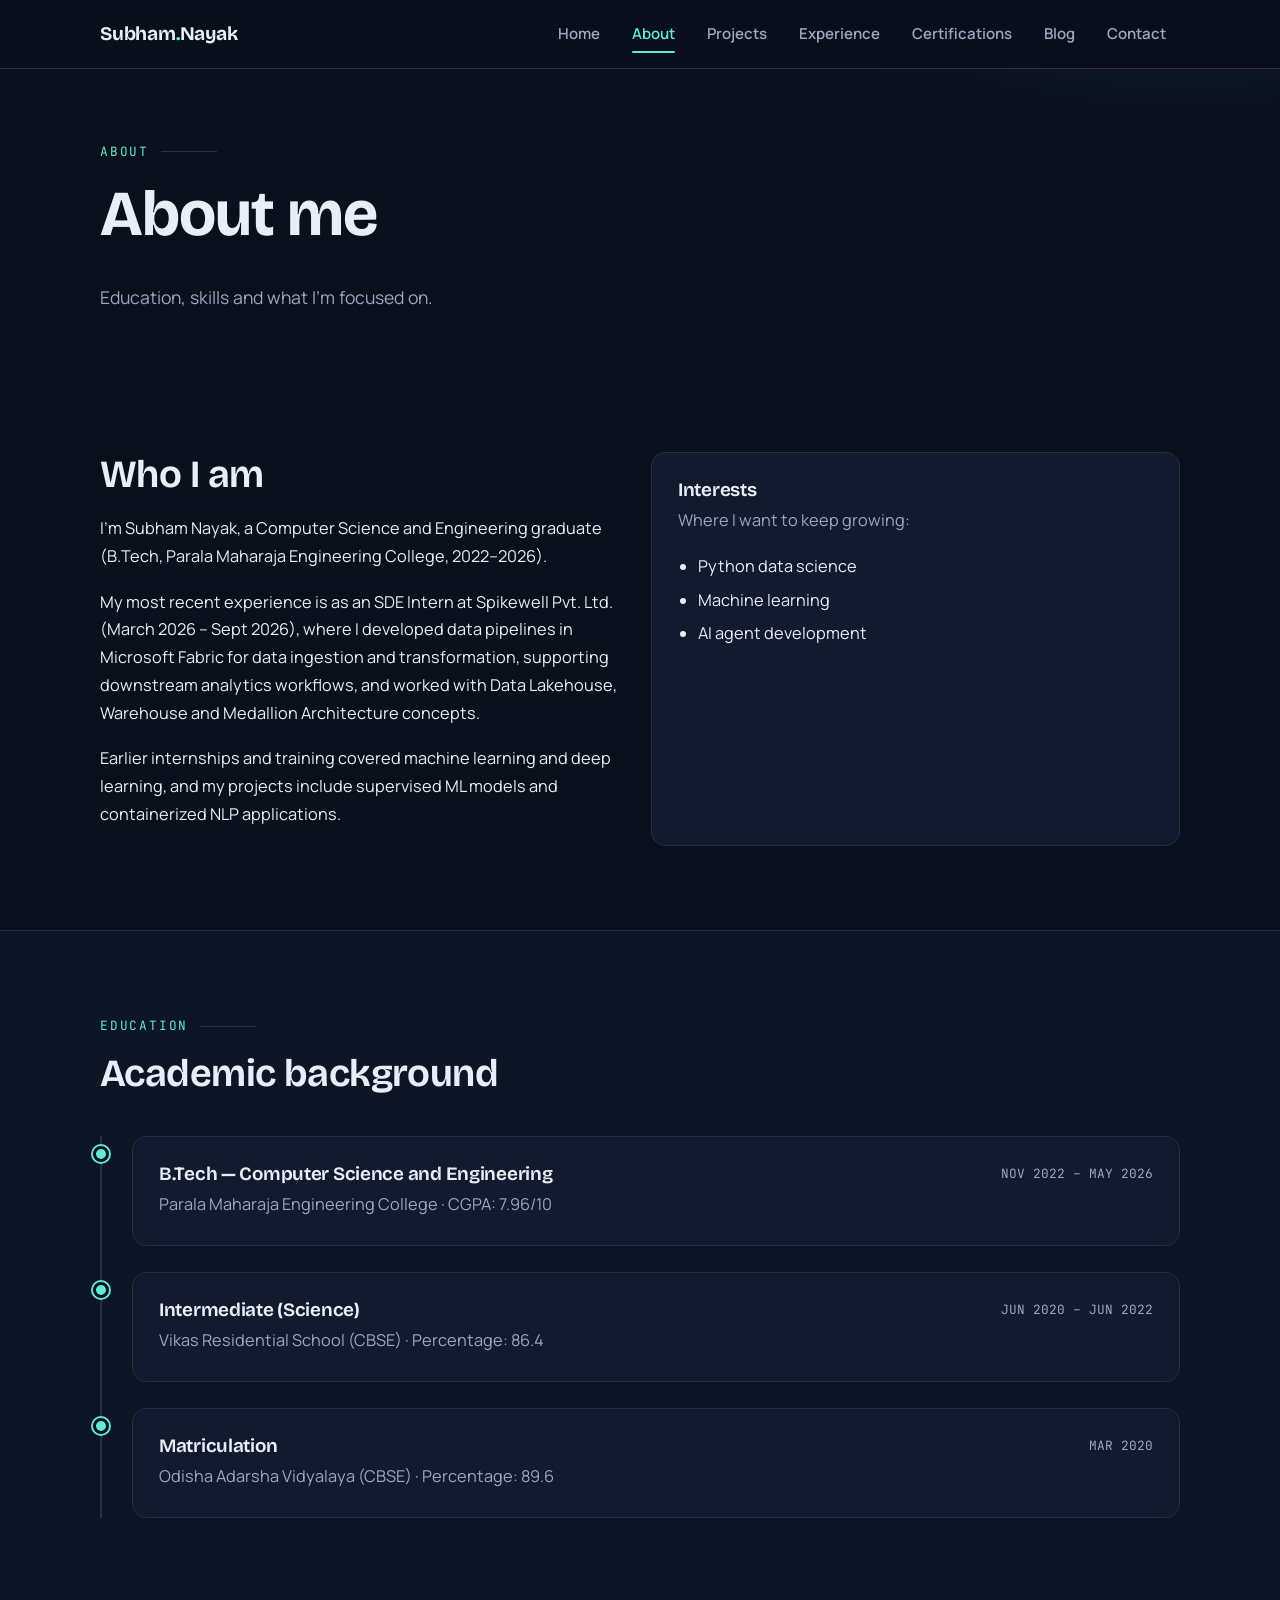
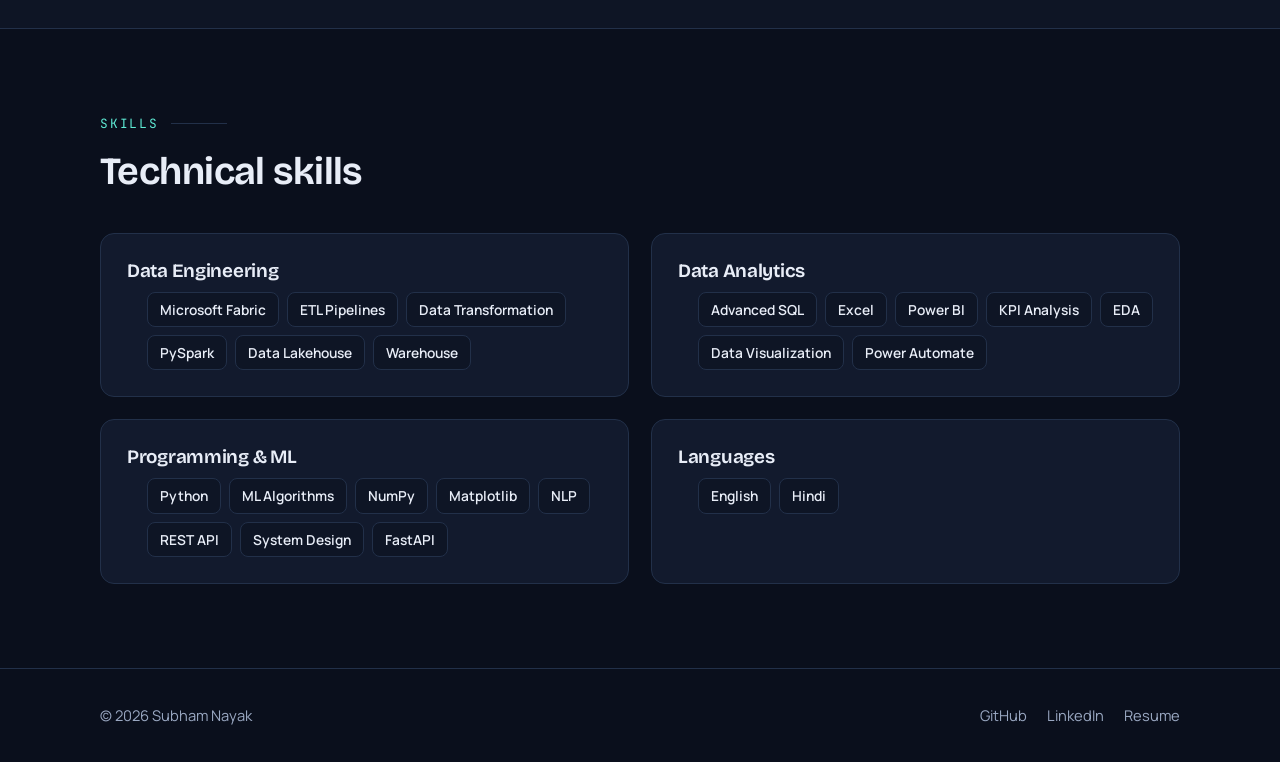
<file: about.html>
<!DOCTYPE html>
<html lang="en">
<head>
  <meta charset="utf-8">
  <meta name="viewport" content="width=device-width, initial-scale=1">
  <title>About — Subham Nayak</title>
  <meta name="description" content="About Subham Nayak: education, skills and interests in Python data science, machine learning and AI agent development.">
  <link rel="preconnect" href="https://fonts.googleapis.com">
  <link rel="preconnect" href="https://fonts.gstatic.com" crossorigin>
  <link rel="stylesheet" href="https://fonts.googleapis.com/css2?family=Bricolage+Grotesque:opsz,wght@12..96,500..800&family=JetBrains+Mono:wght@400;500&family=Manrope:wght@400..800&display=swap">
  <link rel="stylesheet" href="css/styles.css">
  <script>document.documentElement.classList.add("js");</script>
</head>
<body>
  <a class="skip-link" href="#main">Skip to main content</a>

  <header class="site-header">
    <div class="container nav">
      <a class="brand" href="index.html">Subham<span>.</span>Nayak</a>
      <button class="nav-toggle" aria-expanded="false" aria-controls="nav-links">Menu</button>
      <nav aria-label="Main">
        <ul class="nav-links" id="nav-links">
          <li><a href="index.html">Home</a></li>
          <li><a href="about.html" aria-current="page">About</a></li>
          <li><a href="projects.html">Projects</a></li>
          <li><a href="experience.html">Experience</a></li>
          <li><a href="certifications.html">Certifications</a></li>
          <li><a href="blog.html">Blog</a></li>
          <li><a href="contact.html">Contact</a></li>
        </ul>
      </nav>
    </div>
  </header>

  <main id="main">
    <div class="page-head">
      <div class="container">
        <span class="eyebrow">About</span>
        <h1>About me</h1>
        <p>Education, skills and what I'm focused on.</p>
      </div>
    </div>

    <!-- ABOUT ME (edit this text freely) -->
    <section>
      <div class="container grid grid-2">
        <div class="reveal">
          <h2>Who I am</h2>
          <p>I'm Subham Nayak, a Computer Science and Engineering graduate (B.Tech, Parala Maharaja Engineering College, 2022–2026).</p>
          <p>My most recent experience is as an SDE Intern at Spikewell Pvt. Ltd. (March 2026 – Sept 2026), where I developed data pipelines in Microsoft Fabric for data ingestion and transformation, supporting downstream analytics workflows, and worked with Data Lakehouse, Warehouse and Medallion Architecture concepts.</p>
          <p>Earlier internships and training covered machine learning and deep learning, and my projects include supervised ML models and containerized NLP applications.</p>
        </div>
        <div class="card reveal">
          <h3>Interests</h3>
          <p class="muted">Where I want to keep growing:</p>
          <ul>
            <li>Python data science</li>
            <li>Machine learning</li>
            <li>AI agent development</li>
          </ul>
        </div>
      </div>
    </section>

    <!-- EDUCATION -->
    <section class="section-alt" id="education">
      <div class="container">
        <div class="section-head reveal">
          <span class="eyebrow">Education</span>
          <h2>Academic background</h2>
        </div>
        <ol class="timeline">
          <li class="reveal">
            <div class="card">
              <div class="timeline-top"><h3>B.Tech — Computer Science and Engineering</h3><span class="meta">NOV 2022 – MAY 2026</span></div>
              <p class="muted" style="margin:0">Parala Maharaja Engineering College · CGPA: 7.96/10</p>
            </div>
          </li>
          <li class="reveal">
            <div class="card">
              <div class="timeline-top"><h3>Intermediate (Science)</h3><span class="meta">JUN 2020 – JUN 2022</span></div>
              <p class="muted" style="margin:0">Vikas Residential School (CBSE) · Percentage: 86.4</p>
            </div>
          </li>
          <li class="reveal">
            <div class="card">
              <div class="timeline-top"><h3>Matriculation</h3><span class="meta">MAR 2020</span></div>
              <p class="muted" style="margin:0">Odisha Adarsha Vidyalaya (CBSE) · Percentage: 89.6</p>
            </div>
          </li>
        </ol>
      </div>
    </section>

    <!-- SKILLS (only skills listed on the resume) -->
    <section id="skills">
      <div class="container">
        <div class="section-head reveal">
          <span class="eyebrow">Skills</span>
          <h2>Technical skills</h2>
        </div>
        <div class="grid grid-2">
          <div class="card reveal">
            <h3>Data Engineering</h3>
            <ul class="chips">
              <li>Microsoft Fabric</li><li>ETL Pipelines</li><li>Data Transformation</li><li>PySpark</li><li>Data Lakehouse</li><li>Warehouse</li>
            </ul>
          </div>
          <div class="card reveal">
            <h3>Data Analytics</h3>
            <ul class="chips">
              <li>Advanced SQL</li><li>Excel</li><li>Power BI</li><li>KPI Analysis</li><li>EDA</li><li>Data Visualization</li><li>Power Automate</li>
            </ul>
          </div>
          <div class="card reveal">
            <h3>Programming &amp; ML</h3>
            <ul class="chips">
              <li>Python</li><li>ML Algorithms</li><li>NumPy</li><li>Matplotlib</li><li>NLP</li><li>REST API</li><li>System Design</li><li>FastAPI</li>
            </ul>
          </div>
          <div class="card reveal">
            <h3>Languages</h3>
            <ul class="chips">
              <li>English</li><li>Hindi</li>
            </ul>
          </div>
        </div>
      </div>
    </section>
  </main>

  <footer class="site-footer">
    <div class="container footer-inner">
      <span>© <span data-year>2026</span> Subham Nayak</span>
      <ul>
        <li><a href="https://github.com/Subhamnayak20" target="_blank" rel="noopener">GitHub</a></li>
        <li><a href="https://www.linkedin.com/in/subham-nayak-2ba433291" target="_blank" rel="noopener">LinkedIn</a></li>
        <li><a href="experience.html#resume">Resume</a></li>
      </ul>
    </div>
  </footer>
  <script src="js/main.js"></script>
</body>
</html>
</file>
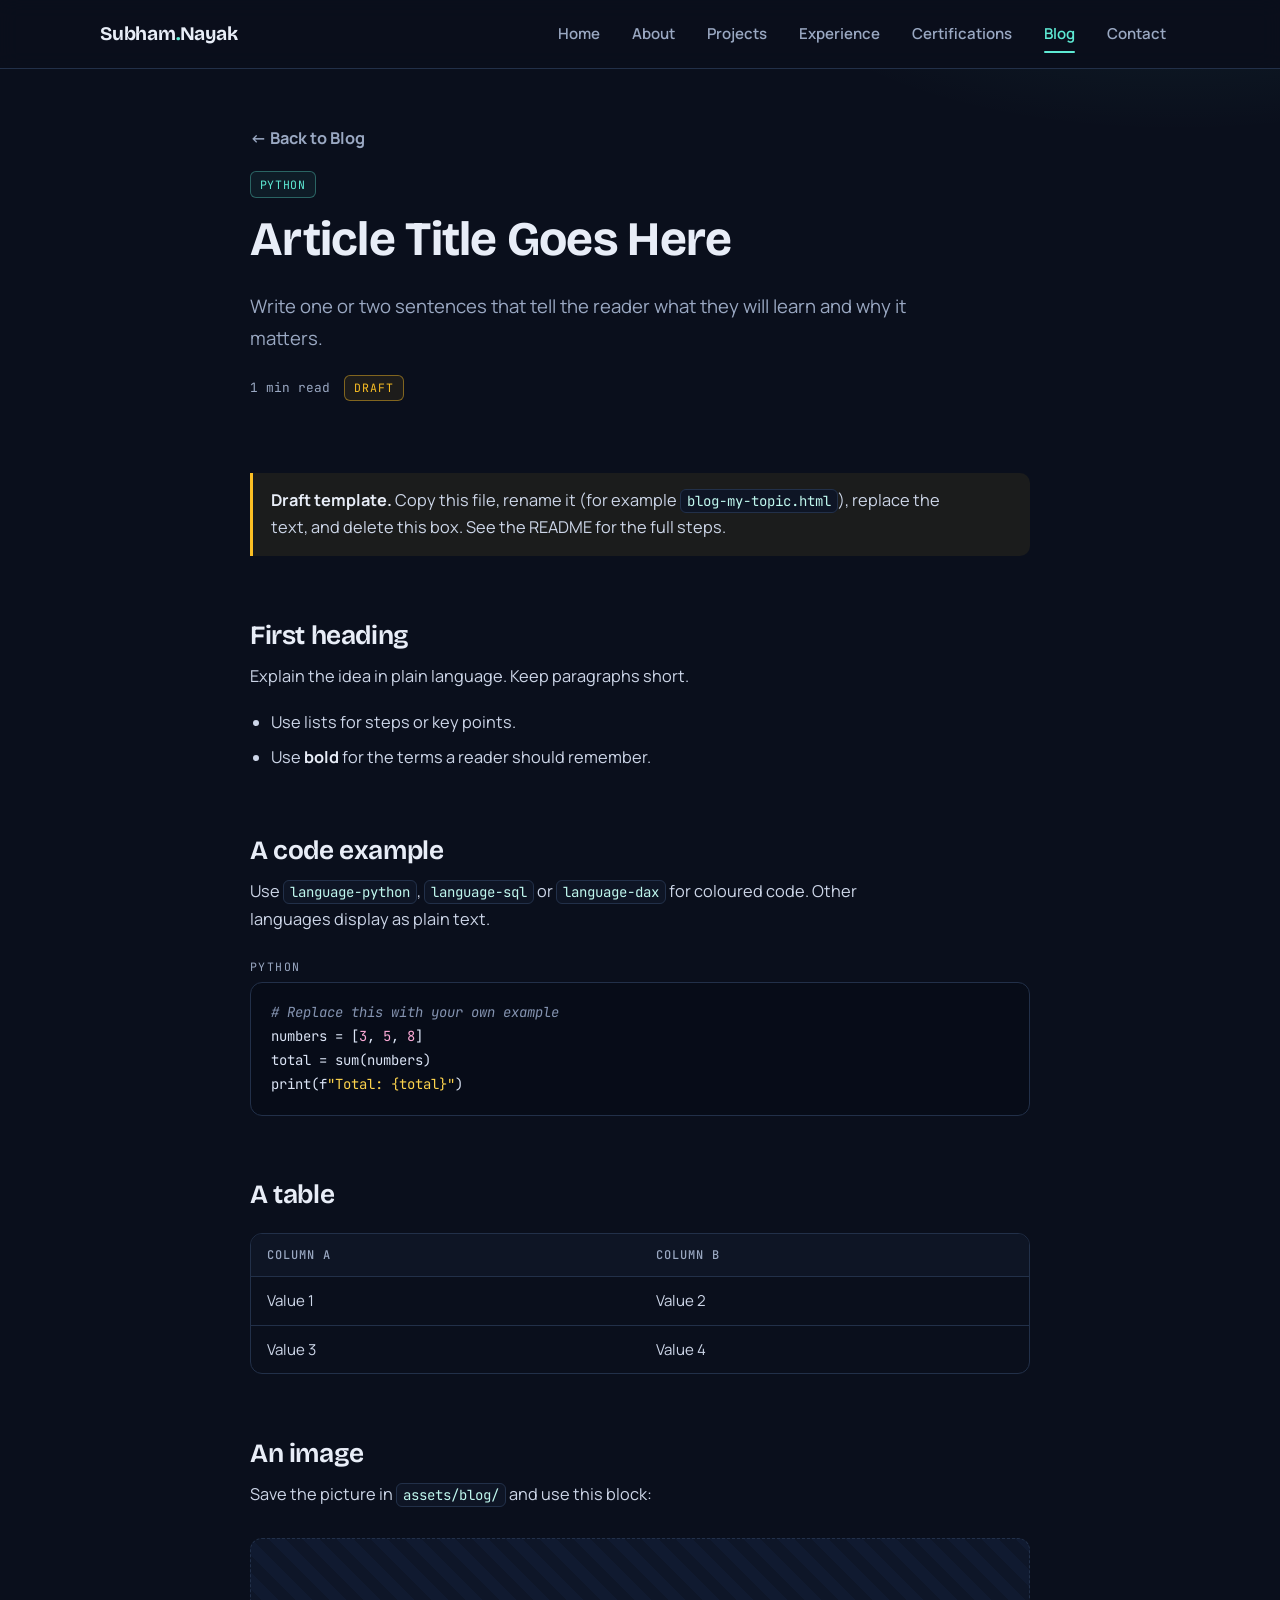
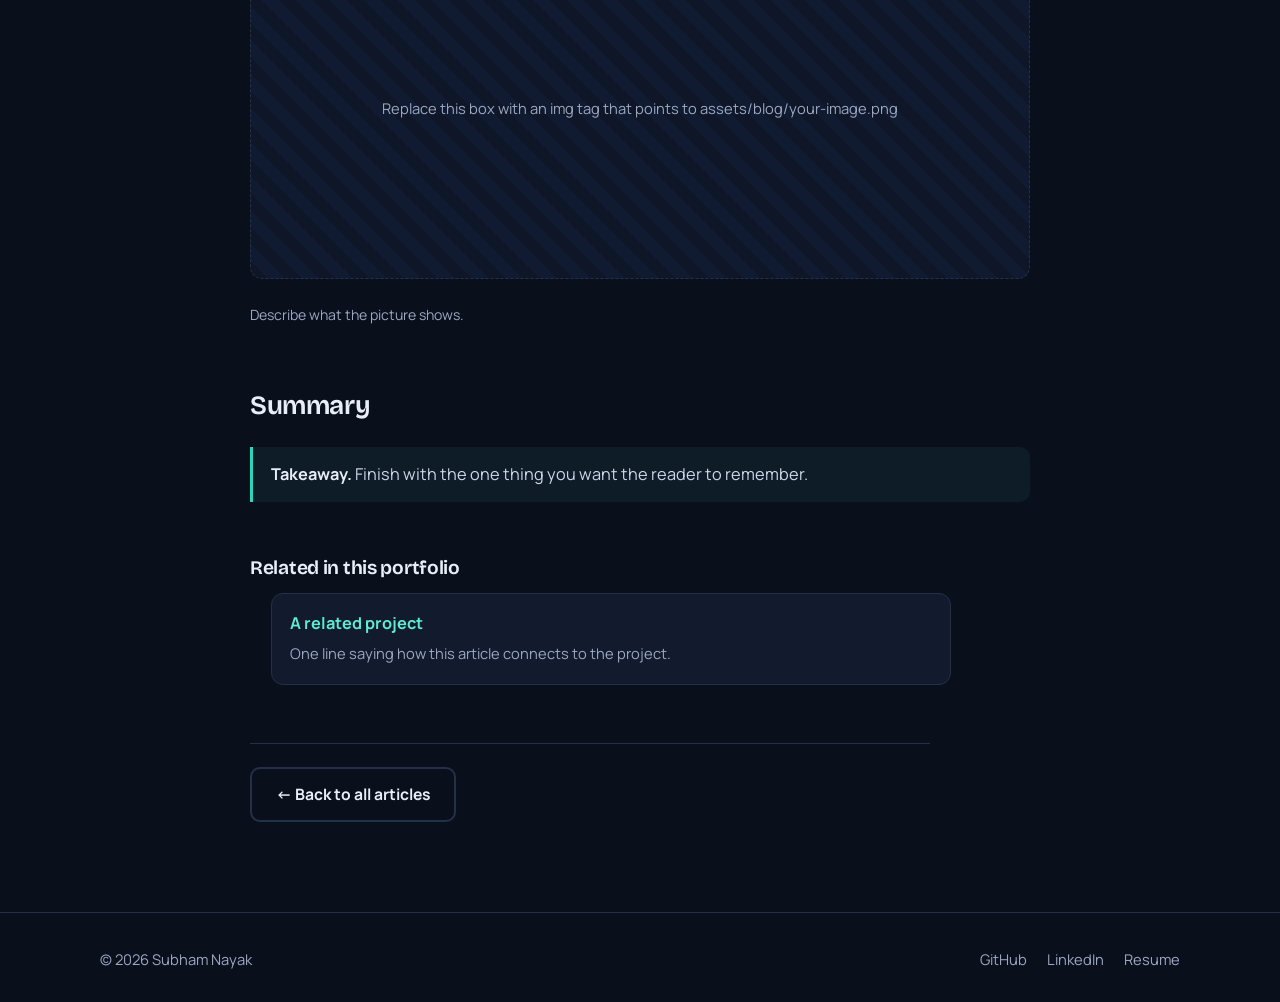
<file: blog-article-template.html>
<!DOCTYPE html>
<html lang="en">
<head>
  <meta charset="utf-8">
  <meta name="viewport" content="width=device-width, initial-scale=1">
  <title>Article Title Goes Here — Subham Nayak</title>
  <meta name="description" content="Template for new articles.">
  <meta name="robots" content="noindex">
  <link rel="preconnect" href="https://fonts.googleapis.com">
  <link rel="preconnect" href="https://fonts.gstatic.com" crossorigin>
  <link rel="stylesheet" href="https://fonts.googleapis.com/css2?family=Bricolage+Grotesque:opsz,wght@12..96,500..800&family=JetBrains+Mono:wght@400;500&family=Manrope:wght@400..800&display=swap">
  <link rel="stylesheet" href="css/styles.css">
  <script>document.documentElement.classList.add("js");</script>
</head>
<body>
  <a class="skip-link" href="#main">Skip to main content</a>

  <header class="site-header">
    <div class="container nav">
      <a class="brand" href="index.html">Subham<span>.</span>Nayak</a>
      <button class="nav-toggle" aria-expanded="false" aria-controls="nav-links">Menu</button>
      <nav aria-label="Main">
        <ul class="nav-links" id="nav-links">
          <li><a href="index.html">Home</a></li>
          <li><a href="about.html">About</a></li>
          <li><a href="projects.html">Projects</a></li>
          <li><a href="experience.html">Experience</a></li>
          <li><a href="certifications.html">Certifications</a></li>
          <li><a href="blog.html" aria-current="page">Blog</a></li>
          <li><a href="contact.html">Contact</a></li>
        </ul>
      </nav>
    </div>
  </header>

  <main id="main">
    <article class="article">
      <header class="article-head">
        <div class="article-wrap hero-anim">
          <a class="back-link" href="blog.html">← Back to Blog</a>
          <ul class="cat-tags" aria-label="Categories"><li>Python</li></ul>
          <h1>Article Title Goes Here</h1>
          <p class="article-intro">Write one or two sentences that tell the reader what they will learn and why it matters.</p>
          <p class="meta"><!-- Optional publication date: <time datetime="2026-01-31">31 Jan 2026</time> --><span>1 min read</span> <span class="badge-draft">Draft</span></p>
        </div>
      </header>
      <div class="article-wrap article-body">
<div class="callout draft"><p><strong>Draft template.</strong> Copy this file, rename it (for example <code>blog-my-topic.html</code>), replace the text, and delete this box. See the README for the full steps.</p></div>

<h2>First heading</h2>
<p>Explain the idea in plain language. Keep paragraphs short.</p>
<ul>
  <li>Use lists for steps or key points.</li>
  <li>Use <strong>bold</strong> for the terms a reader should remember.</li>
</ul>

<h2>A code example</h2>
<p>Use <code>language-python</code>, <code>language-sql</code> or <code>language-dax</code> for coloured code. Other languages display as plain text.</p>
<div class="code-block"><span class="code-lang">Python</span><pre tabindex="0" aria-label="Python code example"><code class="language-python"># Replace this with your own example
numbers = [3, 5, 8]
total = sum(numbers)
print(f"Total: {total}")</code></pre></div>

<h2>A table</h2>
<div class="table-wrap"><table>
  <thead><tr><th>Column A</th><th>Column B</th></tr></thead>
  <tbody>
    <tr><td>Value 1</td><td>Value 2</td></tr>
    <tr><td>Value 3</td><td>Value 4</td></tr>
  </tbody>
</table></div>

<h2>An image</h2>
<p>Save the picture in <code>assets/blog/</code> and use this block:</p>
<figure class="figure">
  <div class="placeholder-fig" role="img" aria-label="Image placeholder">Replace this box with an img tag that points to assets/blog/your-image.png</div>
  <figcaption>Describe what the picture shows.</figcaption>
</figure>

<h2>Summary</h2>
<div class="callout"><p><strong>Takeaway.</strong> Finish with the one thing you want the reader to remember.</p></div>

        <aside class="related" aria-labelledby="related-h">
          <h2 id="related-h">Related in this portfolio</h2>
          <ul class="related-list"><li><a href="projects.html"><strong>A related project</strong><span>One line saying how this article connects to the project.</span></a></li></ul>
        </aside>

        <p class="article-foot"><a class="btn btn-outline" href="blog.html">← Back to all articles</a></p>
      </div>
    </article>
  </main>

  <footer class="site-footer">
    <div class="container footer-inner">
      <span>© <span data-year>2026</span> Subham Nayak</span>
      <ul>
        <li><a href="https://github.com/Subhamnayak20" target="_blank" rel="noopener">GitHub</a></li>
        <li><a href="https://www.linkedin.com/in/subham-nayak-2ba433291" target="_blank" rel="noopener">LinkedIn</a></li>
        <li><a href="experience.html#resume">Resume</a></li>
      </ul>
    </div>
  </footer>
  <script src="js/main.js"></script>
</body>
</html>
</file>
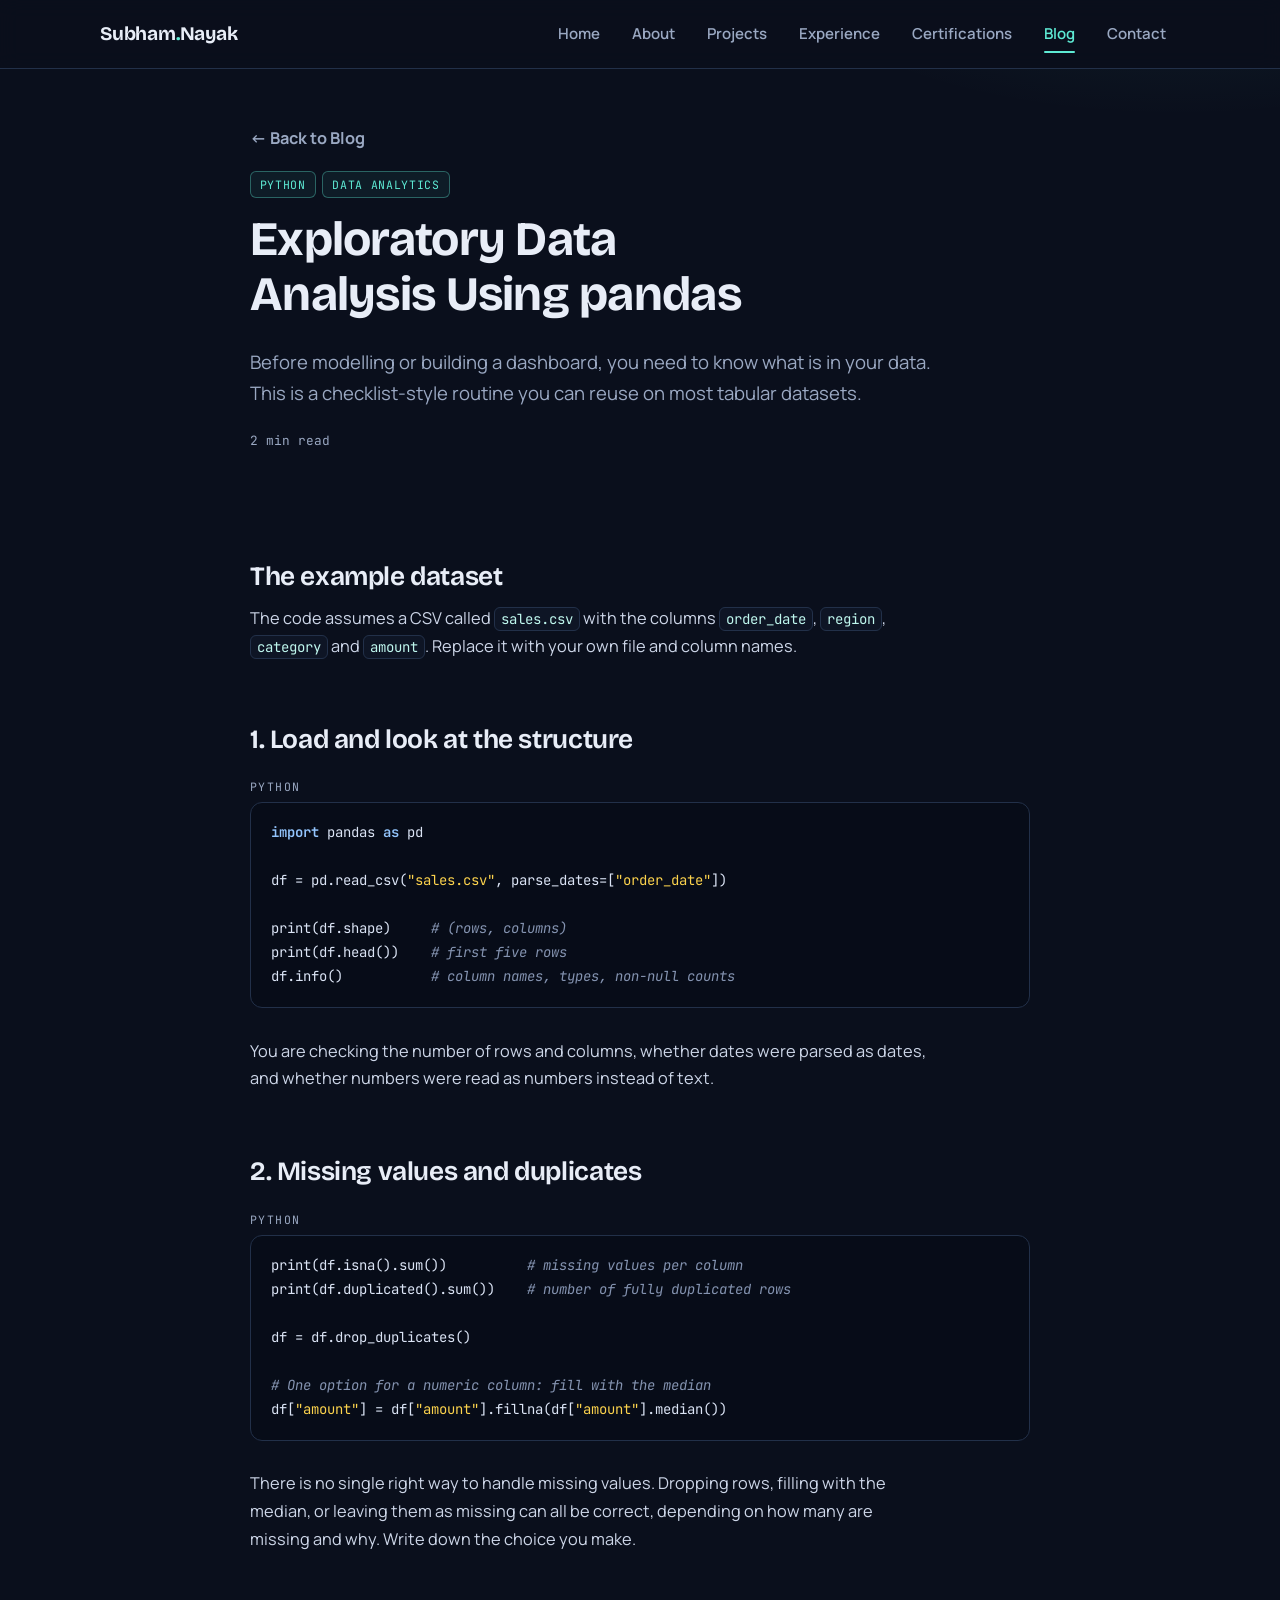
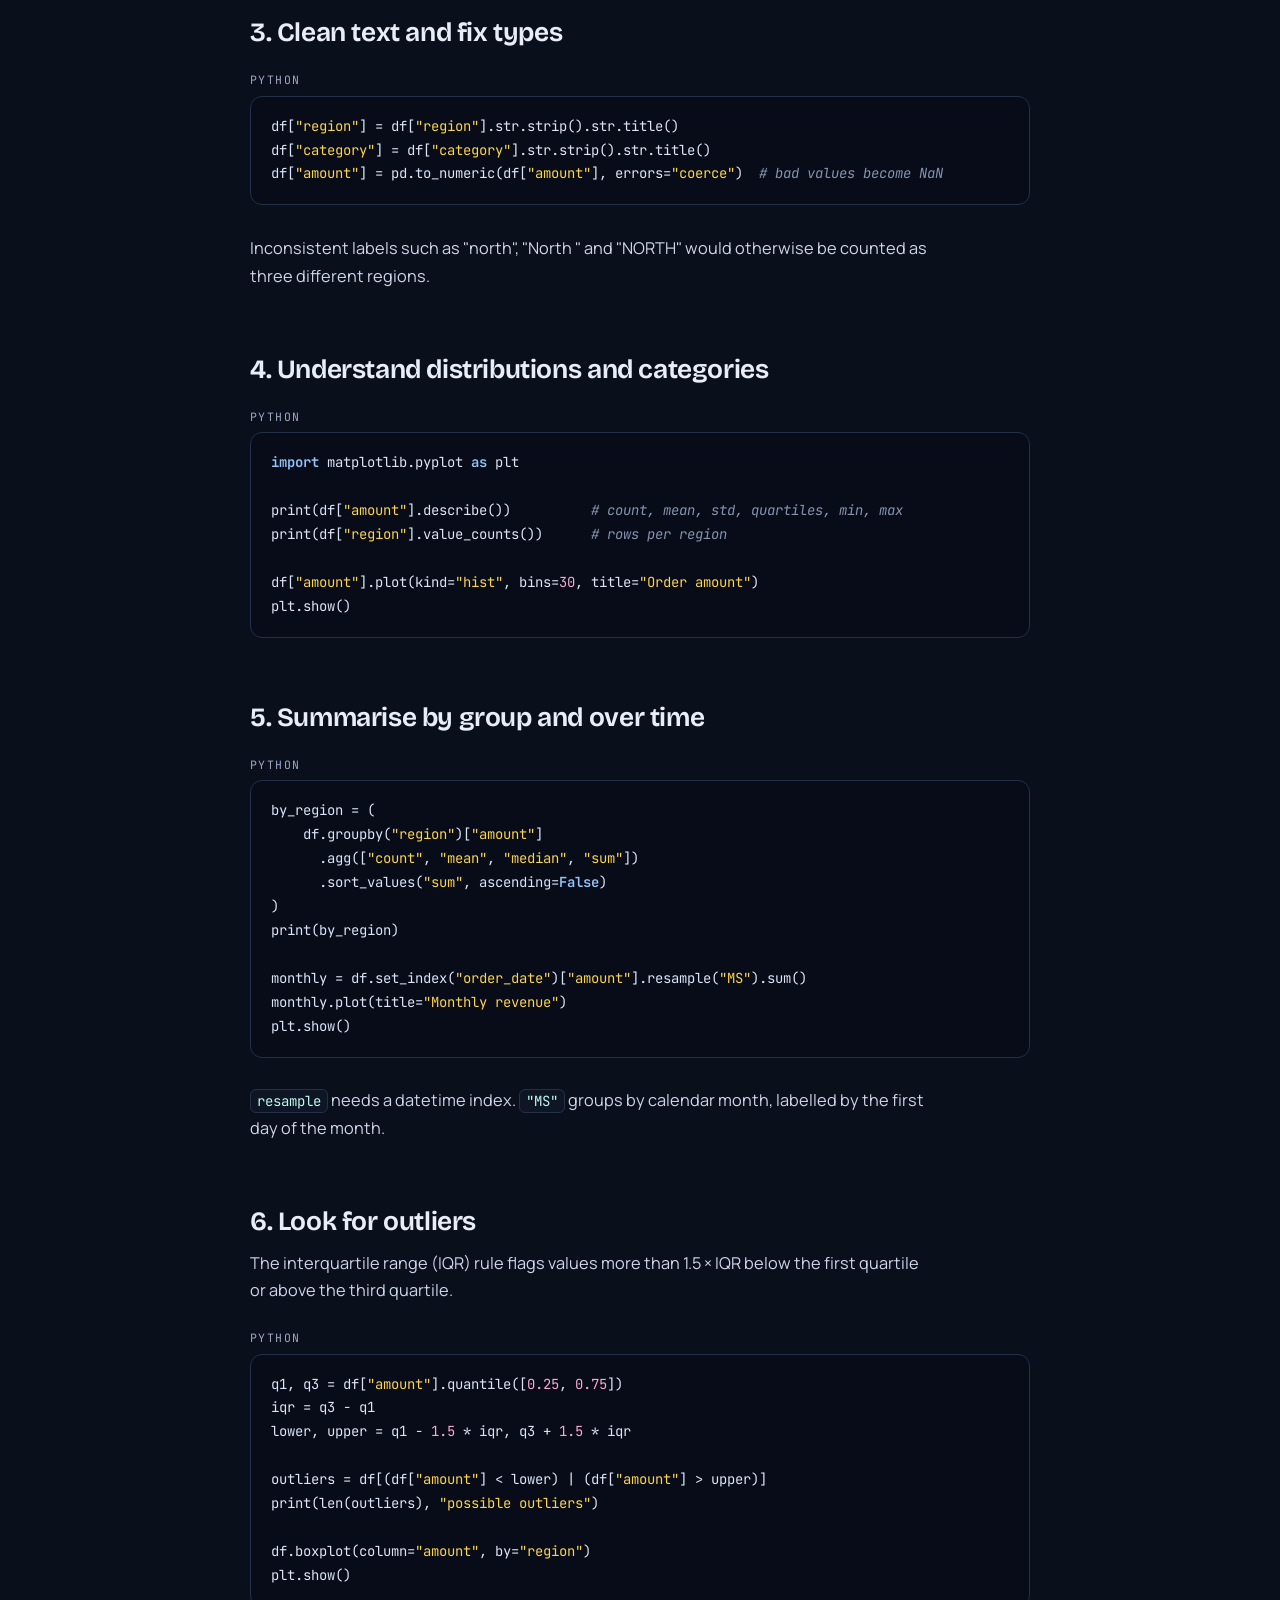
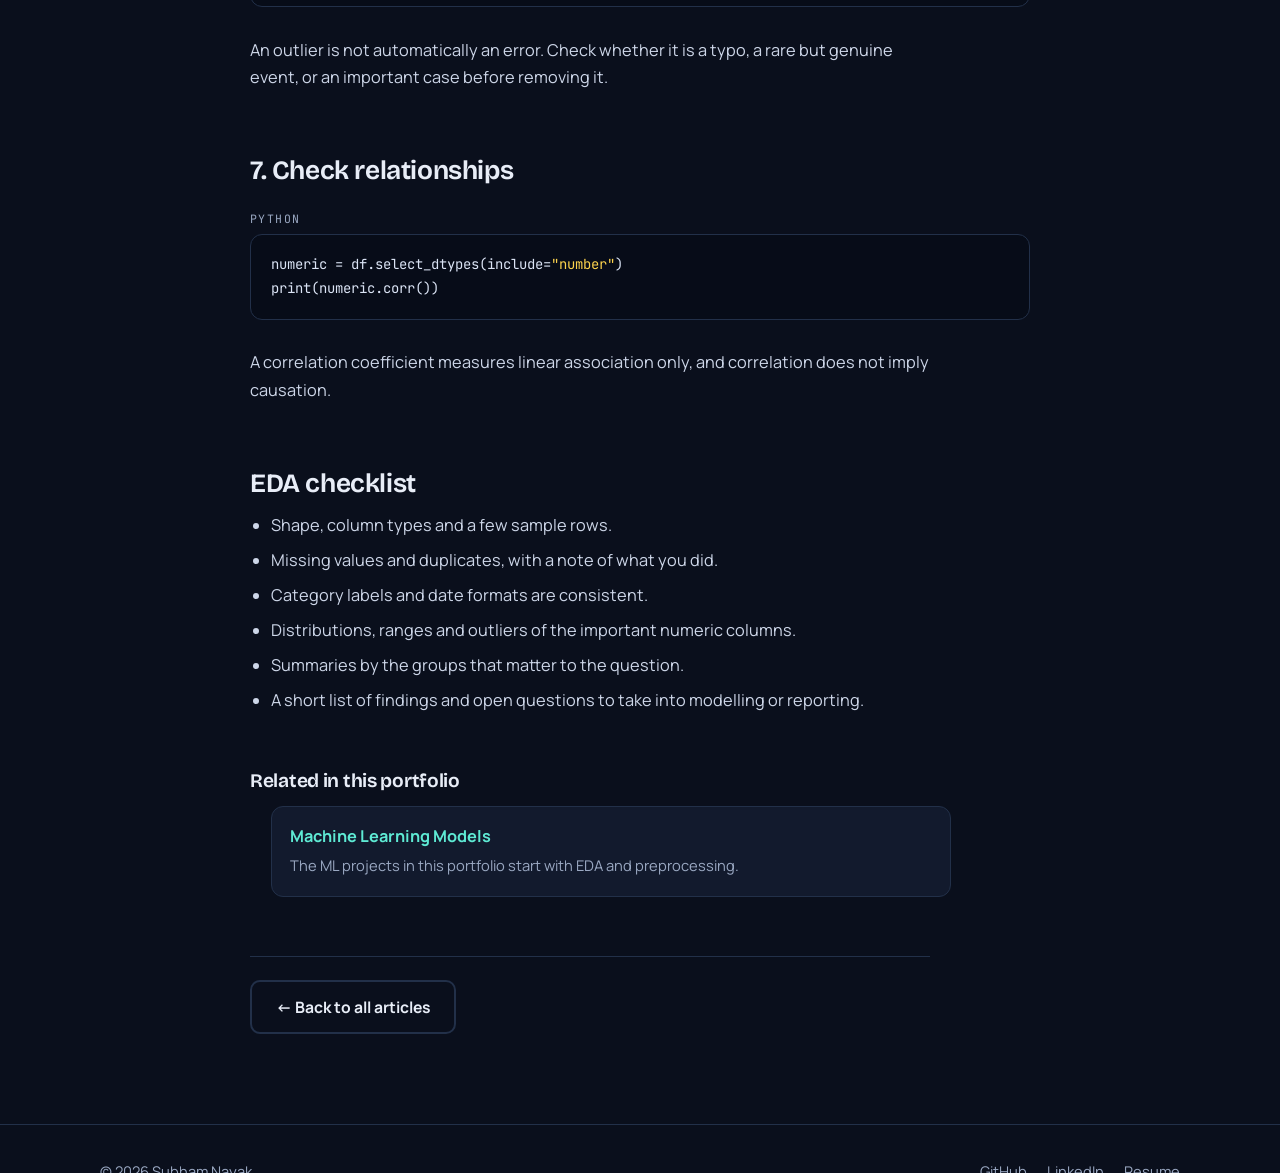
<file: blog-eda-pandas.html>
<!DOCTYPE html>
<html lang="en">
<head>
  <meta charset="utf-8">
  <meta name="viewport" content="width=device-width, initial-scale=1">
  <title>Exploratory Data Analysis Using pandas — Subham Nayak</title>
  <meta name="description" content="A repeatable EDA routine in pandas: inspect structure, find missing values and duplicates, clean text and types, summarise by group, spot outliers and plot distributions.">
  <link rel="preconnect" href="https://fonts.googleapis.com">
  <link rel="preconnect" href="https://fonts.gstatic.com" crossorigin>
  <link rel="stylesheet" href="https://fonts.googleapis.com/css2?family=Bricolage+Grotesque:opsz,wght@12..96,500..800&family=JetBrains+Mono:wght@400;500&family=Manrope:wght@400..800&display=swap">
  <link rel="stylesheet" href="css/styles.css">
  <script>document.documentElement.classList.add("js");</script>
</head>
<body>
  <a class="skip-link" href="#main">Skip to main content</a>

  <header class="site-header">
    <div class="container nav">
      <a class="brand" href="index.html">Subham<span>.</span>Nayak</a>
      <button class="nav-toggle" aria-expanded="false" aria-controls="nav-links">Menu</button>
      <nav aria-label="Main">
        <ul class="nav-links" id="nav-links">
          <li><a href="index.html">Home</a></li>
          <li><a href="about.html">About</a></li>
          <li><a href="projects.html">Projects</a></li>
          <li><a href="experience.html">Experience</a></li>
          <li><a href="certifications.html">Certifications</a></li>
          <li><a href="blog.html" aria-current="page">Blog</a></li>
          <li><a href="contact.html">Contact</a></li>
        </ul>
      </nav>
    </div>
  </header>

  <main id="main">
    <article class="article">
      <header class="article-head">
        <div class="article-wrap hero-anim">
          <a class="back-link" href="blog.html">← Back to Blog</a>
          <ul class="cat-tags" aria-label="Categories"><li>Python</li><li>Data Analytics</li></ul>
          <h1>Exploratory Data Analysis Using pandas</h1>
          <p class="article-intro">Before modelling or building a dashboard, you need to know what is in your data. This is a checklist-style routine you can reuse on most tabular datasets.</p>
          <p class="meta"><!-- Optional publication date: <time datetime="2026-01-31">31 Jan 2026</time> --><span>2 min read</span></p>
        </div>
      </header>
      <div class="article-wrap article-body">
<h2>The example dataset</h2>
<p>The code assumes a CSV called <code>sales.csv</code> with the columns <code>order_date</code>, <code>region</code>, <code>category</code> and <code>amount</code>. Replace it with your own file and column names.</p>

<h2>1. Load and look at the structure</h2>
<div class="code-block"><span class="code-lang">Python</span><pre tabindex="0" aria-label="Python code example"><code class="language-python">import pandas as pd

df = pd.read_csv("sales.csv", parse_dates=["order_date"])

print(df.shape)     # (rows, columns)
print(df.head())    # first five rows
df.info()           # column names, types, non-null counts</code></pre></div>
<p>You are checking the number of rows and columns, whether dates were parsed as dates, and whether numbers were read as numbers instead of text.</p>

<h2>2. Missing values and duplicates</h2>
<div class="code-block"><span class="code-lang">Python</span><pre tabindex="0" aria-label="Python code example"><code class="language-python">print(df.isna().sum())          # missing values per column
print(df.duplicated().sum())    # number of fully duplicated rows

df = df.drop_duplicates()

# One option for a numeric column: fill with the median
df["amount"] = df["amount"].fillna(df["amount"].median())</code></pre></div>
<p>There is no single right way to handle missing values. Dropping rows, filling with the median, or leaving them as missing can all be correct, depending on how many are missing and why. Write down the choice you make.</p>

<h2>3. Clean text and fix types</h2>
<div class="code-block"><span class="code-lang">Python</span><pre tabindex="0" aria-label="Python code example"><code class="language-python">df["region"] = df["region"].str.strip().str.title()
df["category"] = df["category"].str.strip().str.title()
df["amount"] = pd.to_numeric(df["amount"], errors="coerce")  # bad values become NaN</code></pre></div>
<p>Inconsistent labels such as "north", "North " and "NORTH" would otherwise be counted as three different regions.</p>

<h2>4. Understand distributions and categories</h2>
<div class="code-block"><span class="code-lang">Python</span><pre tabindex="0" aria-label="Python code example"><code class="language-python">import matplotlib.pyplot as plt

print(df["amount"].describe())          # count, mean, std, quartiles, min, max
print(df["region"].value_counts())      # rows per region

df["amount"].plot(kind="hist", bins=30, title="Order amount")
plt.show()</code></pre></div>

<h2>5. Summarise by group and over time</h2>
<div class="code-block"><span class="code-lang">Python</span><pre tabindex="0" aria-label="Python code example"><code class="language-python">by_region = (
    df.groupby("region")["amount"]
      .agg(["count", "mean", "median", "sum"])
      .sort_values("sum", ascending=False)
)
print(by_region)

monthly = df.set_index("order_date")["amount"].resample("MS").sum()
monthly.plot(title="Monthly revenue")
plt.show()</code></pre></div>
<p><code>resample</code> needs a datetime index. <code>"MS"</code> groups by calendar month, labelled by the first day of the month.</p>

<h2>6. Look for outliers</h2>
<p>The interquartile range (IQR) rule flags values more than 1.5 × IQR below the first quartile or above the third quartile.</p>
<div class="code-block"><span class="code-lang">Python</span><pre tabindex="0" aria-label="Python code example"><code class="language-python">q1, q3 = df["amount"].quantile([0.25, 0.75])
iqr = q3 - q1
lower, upper = q1 - 1.5 * iqr, q3 + 1.5 * iqr

outliers = df[(df["amount"] &lt; lower) | (df["amount"] &gt; upper)]
print(len(outliers), "possible outliers")

df.boxplot(column="amount", by="region")
plt.show()</code></pre></div>
<p>An outlier is not automatically an error. Check whether it is a typo, a rare but genuine event, or an important case before removing it.</p>

<h2>7. Check relationships</h2>
<div class="code-block"><span class="code-lang">Python</span><pre tabindex="0" aria-label="Python code example"><code class="language-python">numeric = df.select_dtypes(include="number")
print(numeric.corr())</code></pre></div>
<p>A correlation coefficient measures linear association only, and correlation does not imply causation.</p>

<h2>EDA checklist</h2>
<ul>
  <li>Shape, column types and a few sample rows.</li>
  <li>Missing values and duplicates, with a note of what you did.</li>
  <li>Category labels and date formats are consistent.</li>
  <li>Distributions, ranges and outliers of the important numeric columns.</li>
  <li>Summaries by the groups that matter to the question.</li>
  <li>A short list of findings and open questions to take into modelling or reporting.</li>
</ul>

        <aside class="related" aria-labelledby="related-h">
          <h2 id="related-h">Related in this portfolio</h2>
          <ul class="related-list"><li><a href="projects.html"><strong>Machine Learning Models</strong><span>The ML projects in this portfolio start with EDA and preprocessing.</span></a></li></ul>
        </aside>

        <p class="article-foot"><a class="btn btn-outline" href="blog.html">← Back to all articles</a></p>
      </div>
    </article>
  </main>

  <footer class="site-footer">
    <div class="container footer-inner">
      <span>© <span data-year>2026</span> Subham Nayak</span>
      <ul>
        <li><a href="https://github.com/Subhamnayak20" target="_blank" rel="noopener">GitHub</a></li>
        <li><a href="https://www.linkedin.com/in/subham-nayak-2ba433291" target="_blank" rel="noopener">LinkedIn</a></li>
        <li><a href="experience.html#resume">Resume</a></li>
      </ul>
    </div>
  </footer>
  <script src="js/main.js"></script>
</body>
</html>
</file>
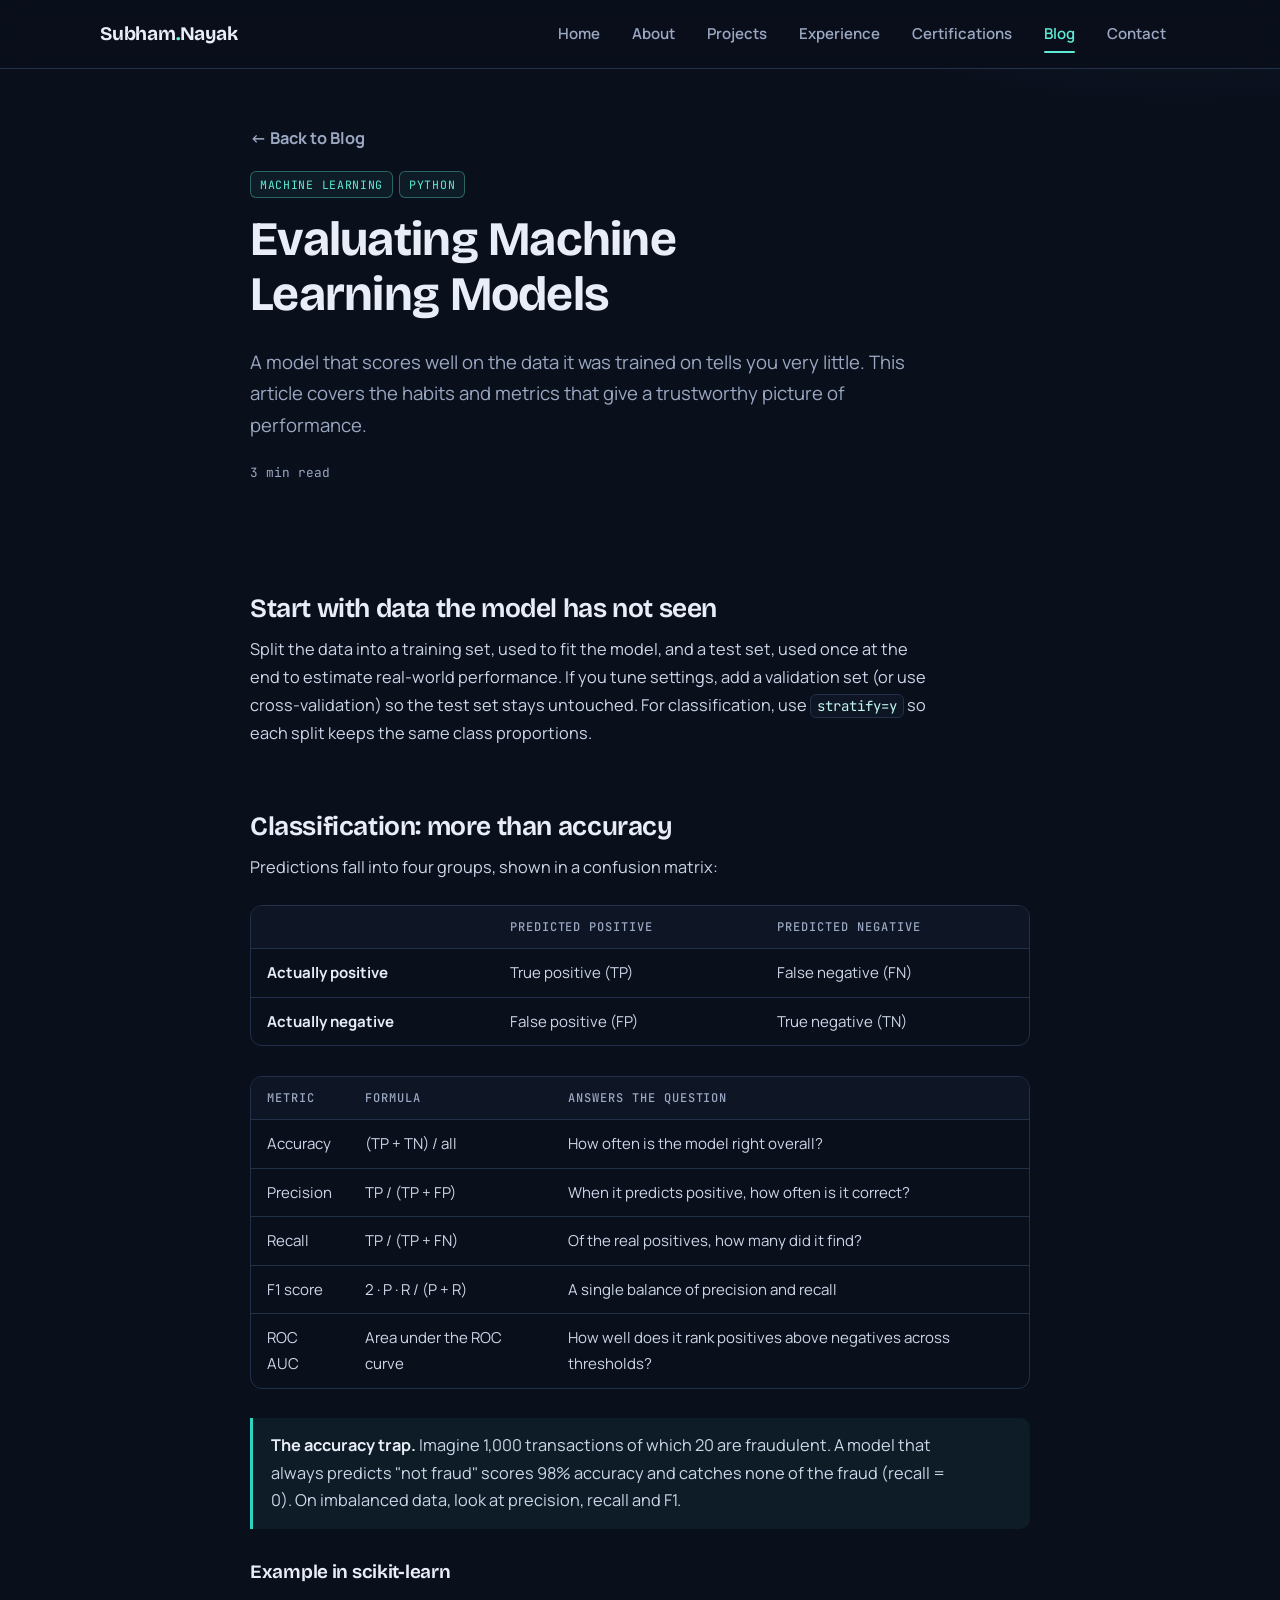
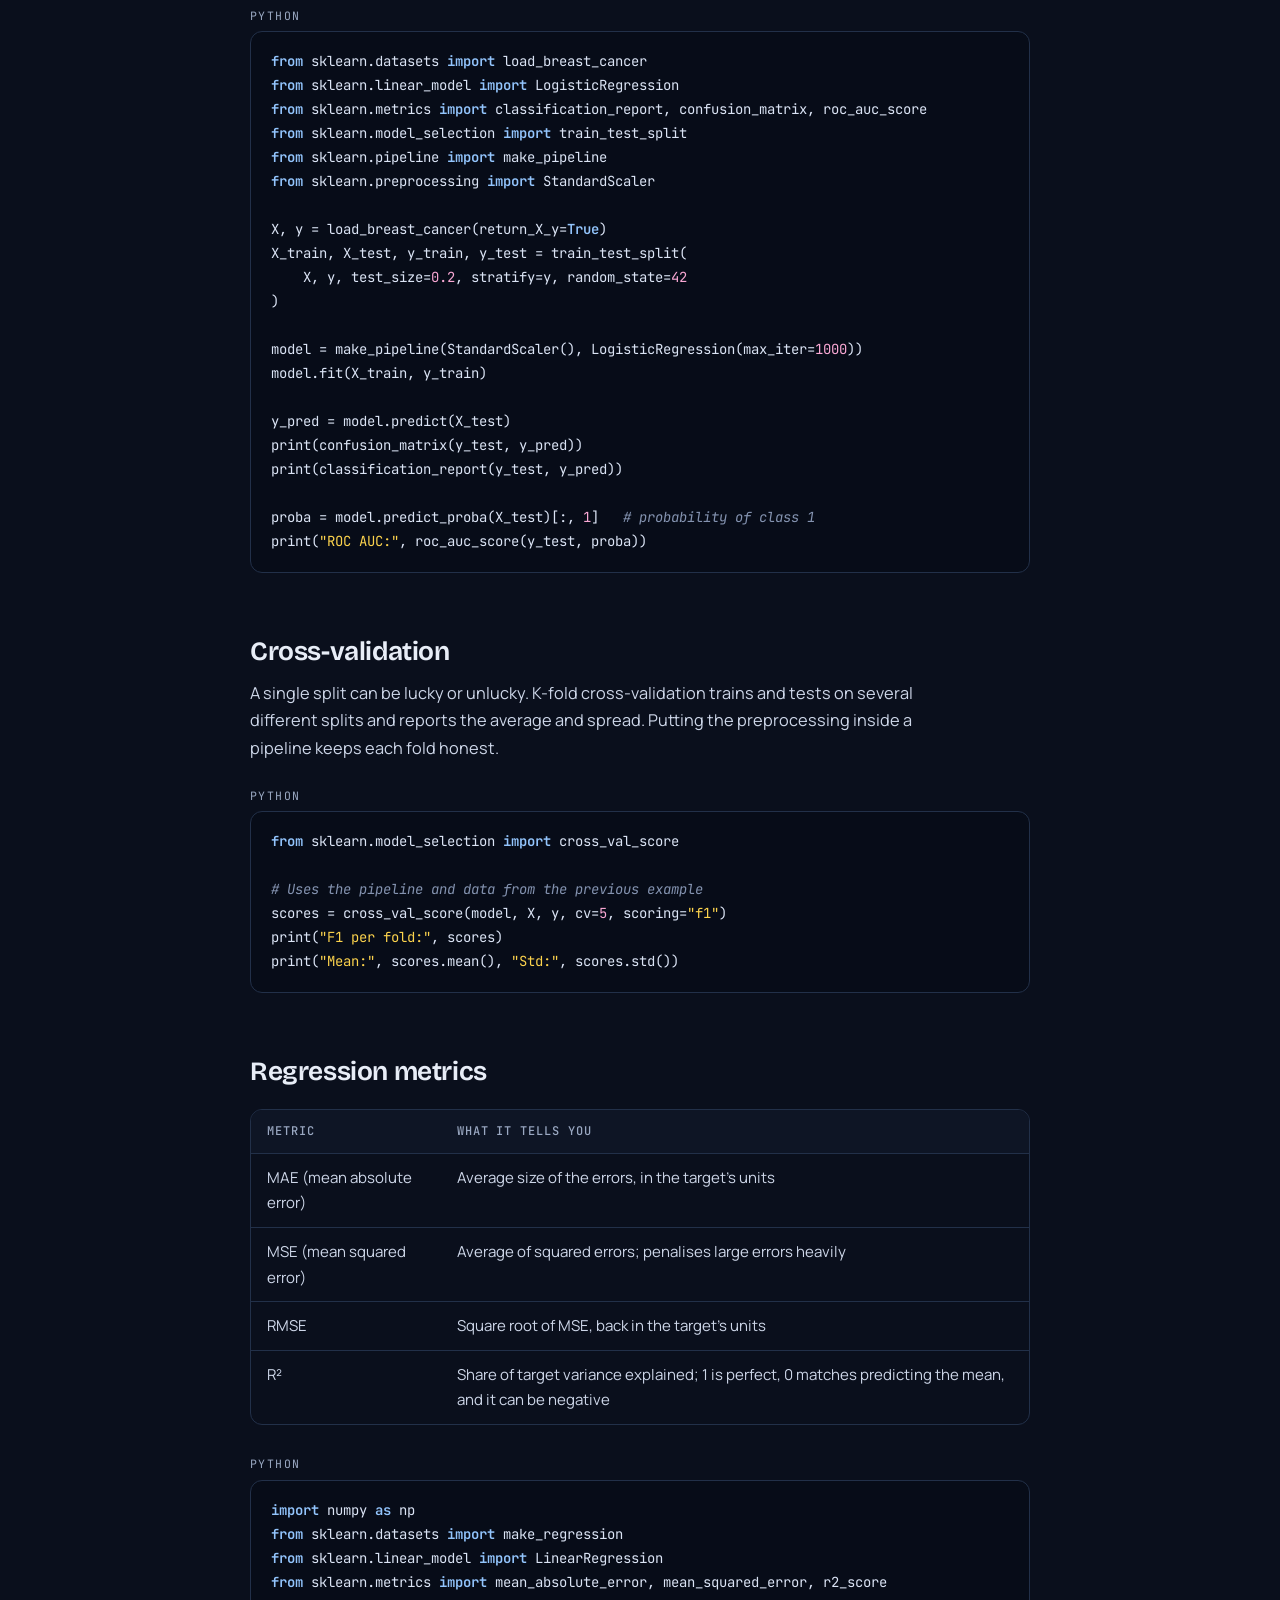
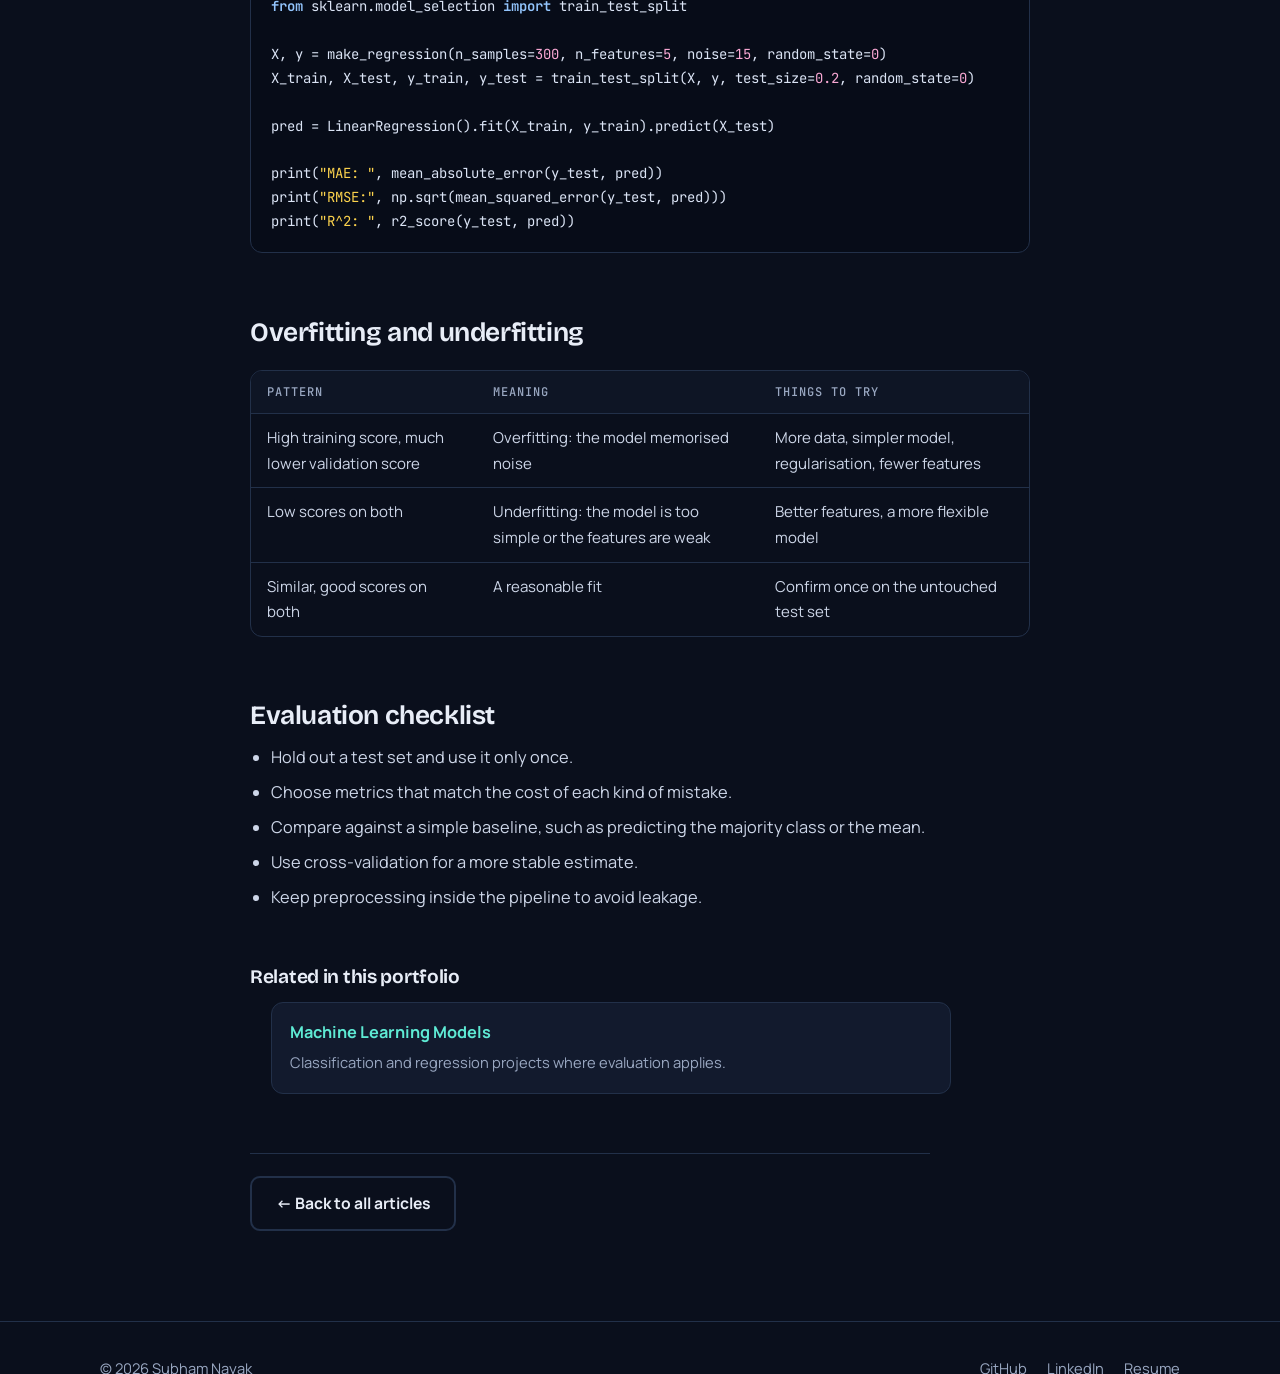
<file: blog-evaluating-ml-models.html>
<!DOCTYPE html>
<html lang="en">
<head>
  <meta charset="utf-8">
  <meta name="viewport" content="width=device-width, initial-scale=1">
  <title>Evaluating Machine Learning Models — Subham Nayak</title>
  <meta name="description" content="How to judge a model honestly: held-out test sets, classification metrics beyond accuracy, cross-validation, regression metrics, and spotting overfitting.">
  <link rel="preconnect" href="https://fonts.googleapis.com">
  <link rel="preconnect" href="https://fonts.gstatic.com" crossorigin>
  <link rel="stylesheet" href="https://fonts.googleapis.com/css2?family=Bricolage+Grotesque:opsz,wght@12..96,500..800&family=JetBrains+Mono:wght@400;500&family=Manrope:wght@400..800&display=swap">
  <link rel="stylesheet" href="css/styles.css">
  <script>document.documentElement.classList.add("js");</script>
</head>
<body>
  <a class="skip-link" href="#main">Skip to main content</a>

  <header class="site-header">
    <div class="container nav">
      <a class="brand" href="index.html">Subham<span>.</span>Nayak</a>
      <button class="nav-toggle" aria-expanded="false" aria-controls="nav-links">Menu</button>
      <nav aria-label="Main">
        <ul class="nav-links" id="nav-links">
          <li><a href="index.html">Home</a></li>
          <li><a href="about.html">About</a></li>
          <li><a href="projects.html">Projects</a></li>
          <li><a href="experience.html">Experience</a></li>
          <li><a href="certifications.html">Certifications</a></li>
          <li><a href="blog.html" aria-current="page">Blog</a></li>
          <li><a href="contact.html">Contact</a></li>
        </ul>
      </nav>
    </div>
  </header>

  <main id="main">
    <article class="article">
      <header class="article-head">
        <div class="article-wrap hero-anim">
          <a class="back-link" href="blog.html">← Back to Blog</a>
          <ul class="cat-tags" aria-label="Categories"><li>Machine Learning</li><li>Python</li></ul>
          <h1>Evaluating Machine Learning Models</h1>
          <p class="article-intro">A model that scores well on the data it was trained on tells you very little. This article covers the habits and metrics that give a trustworthy picture of performance.</p>
          <p class="meta"><!-- Optional publication date: <time datetime="2026-01-31">31 Jan 2026</time> --><span>3 min read</span></p>
        </div>
      </header>
      <div class="article-wrap article-body">
<h2>Start with data the model has not seen</h2>
<p>Split the data into a training set, used to fit the model, and a test set, used once at the end to estimate real-world performance. If you tune settings, add a validation set (or use cross-validation) so the test set stays untouched. For classification, use <code>stratify=y</code> so each split keeps the same class proportions.</p>

<h2>Classification: more than accuracy</h2>
<p>Predictions fall into four groups, shown in a confusion matrix:</p>
<div class="table-wrap"><table>
  <thead><tr><th></th><th>Predicted positive</th><th>Predicted negative</th></tr></thead>
  <tbody>
    <tr><td><strong>Actually positive</strong></td><td>True positive (TP)</td><td>False negative (FN)</td></tr>
    <tr><td><strong>Actually negative</strong></td><td>False positive (FP)</td><td>True negative (TN)</td></tr>
  </tbody>
</table></div>
<div class="table-wrap"><table>
  <thead><tr><th>Metric</th><th>Formula</th><th>Answers the question</th></tr></thead>
  <tbody>
    <tr><td>Accuracy</td><td>(TP + TN) / all</td><td>How often is the model right overall?</td></tr>
    <tr><td>Precision</td><td>TP / (TP + FP)</td><td>When it predicts positive, how often is it correct?</td></tr>
    <tr><td>Recall</td><td>TP / (TP + FN)</td><td>Of the real positives, how many did it find?</td></tr>
    <tr><td>F1 score</td><td>2 · P · R / (P + R)</td><td>A single balance of precision and recall</td></tr>
    <tr><td>ROC AUC</td><td>Area under the ROC curve</td><td>How well does it rank positives above negatives across thresholds?</td></tr>
  </tbody>
</table></div>
<div class="callout"><p><strong>The accuracy trap.</strong> Imagine 1,000 transactions of which 20 are fraudulent. A model that always predicts "not fraud" scores 98% accuracy and catches none of the fraud (recall = 0). On imbalanced data, look at precision, recall and F1.</p></div>

<h3>Example in scikit-learn</h3>
<div class="code-block"><span class="code-lang">Python</span><pre tabindex="0" aria-label="Python code example"><code class="language-python">from sklearn.datasets import load_breast_cancer
from sklearn.linear_model import LogisticRegression
from sklearn.metrics import classification_report, confusion_matrix, roc_auc_score
from sklearn.model_selection import train_test_split
from sklearn.pipeline import make_pipeline
from sklearn.preprocessing import StandardScaler

X, y = load_breast_cancer(return_X_y=True)
X_train, X_test, y_train, y_test = train_test_split(
    X, y, test_size=0.2, stratify=y, random_state=42
)

model = make_pipeline(StandardScaler(), LogisticRegression(max_iter=1000))
model.fit(X_train, y_train)

y_pred = model.predict(X_test)
print(confusion_matrix(y_test, y_pred))
print(classification_report(y_test, y_pred))

proba = model.predict_proba(X_test)[:, 1]   # probability of class 1
print("ROC AUC:", roc_auc_score(y_test, proba))</code></pre></div>

<h2>Cross-validation</h2>
<p>A single split can be lucky or unlucky. K-fold cross-validation trains and tests on several different splits and reports the average and spread. Putting the preprocessing inside a pipeline keeps each fold honest.</p>
<div class="code-block"><span class="code-lang">Python</span><pre tabindex="0" aria-label="Python code example"><code class="language-python">from sklearn.model_selection import cross_val_score

# Uses the pipeline and data from the previous example
scores = cross_val_score(model, X, y, cv=5, scoring="f1")
print("F1 per fold:", scores)
print("Mean:", scores.mean(), "Std:", scores.std())</code></pre></div>

<h2>Regression metrics</h2>
<div class="table-wrap"><table>
  <thead><tr><th>Metric</th><th>What it tells you</th></tr></thead>
  <tbody>
    <tr><td>MAE (mean absolute error)</td><td>Average size of the errors, in the target's units</td></tr>
    <tr><td>MSE (mean squared error)</td><td>Average of squared errors; penalises large errors heavily</td></tr>
    <tr><td>RMSE</td><td>Square root of MSE, back in the target's units</td></tr>
    <tr><td>R²</td><td>Share of target variance explained; 1 is perfect, 0 matches predicting the mean, and it can be negative</td></tr>
  </tbody>
</table></div>
<div class="code-block"><span class="code-lang">Python</span><pre tabindex="0" aria-label="Python code example"><code class="language-python">import numpy as np
from sklearn.datasets import make_regression
from sklearn.linear_model import LinearRegression
from sklearn.metrics import mean_absolute_error, mean_squared_error, r2_score
from sklearn.model_selection import train_test_split

X, y = make_regression(n_samples=300, n_features=5, noise=15, random_state=0)
X_train, X_test, y_train, y_test = train_test_split(X, y, test_size=0.2, random_state=0)

pred = LinearRegression().fit(X_train, y_train).predict(X_test)

print("MAE: ", mean_absolute_error(y_test, pred))
print("RMSE:", np.sqrt(mean_squared_error(y_test, pred)))
print("R^2: ", r2_score(y_test, pred))</code></pre></div>

<h2>Overfitting and underfitting</h2>
<div class="table-wrap"><table>
  <thead><tr><th>Pattern</th><th>Meaning</th><th>Things to try</th></tr></thead>
  <tbody>
    <tr><td>High training score, much lower validation score</td><td>Overfitting: the model memorised noise</td><td>More data, simpler model, regularisation, fewer features</td></tr>
    <tr><td>Low scores on both</td><td>Underfitting: the model is too simple or the features are weak</td><td>Better features, a more flexible model</td></tr>
    <tr><td>Similar, good scores on both</td><td>A reasonable fit</td><td>Confirm once on the untouched test set</td></tr>
  </tbody>
</table></div>

<h2>Evaluation checklist</h2>
<ul>
  <li>Hold out a test set and use it only once.</li>
  <li>Choose metrics that match the cost of each kind of mistake.</li>
  <li>Compare against a simple baseline, such as predicting the majority class or the mean.</li>
  <li>Use cross-validation for a more stable estimate.</li>
  <li>Keep preprocessing inside the pipeline to avoid leakage.</li>
</ul>

        <aside class="related" aria-labelledby="related-h">
          <h2 id="related-h">Related in this portfolio</h2>
          <ul class="related-list"><li><a href="projects.html"><strong>Machine Learning Models</strong><span>Classification and regression projects where evaluation applies.</span></a></li></ul>
        </aside>

        <p class="article-foot"><a class="btn btn-outline" href="blog.html">← Back to all articles</a></p>
      </div>
    </article>
  </main>

  <footer class="site-footer">
    <div class="container footer-inner">
      <span>© <span data-year>2026</span> Subham Nayak</span>
      <ul>
        <li><a href="https://github.com/Subhamnayak20" target="_blank" rel="noopener">GitHub</a></li>
        <li><a href="https://www.linkedin.com/in/subham-nayak-2ba433291" target="_blank" rel="noopener">LinkedIn</a></li>
        <li><a href="experience.html#resume">Resume</a></li>
      </ul>
    </div>
  </footer>
  <script src="js/main.js"></script>
</body>
</html>
</file>
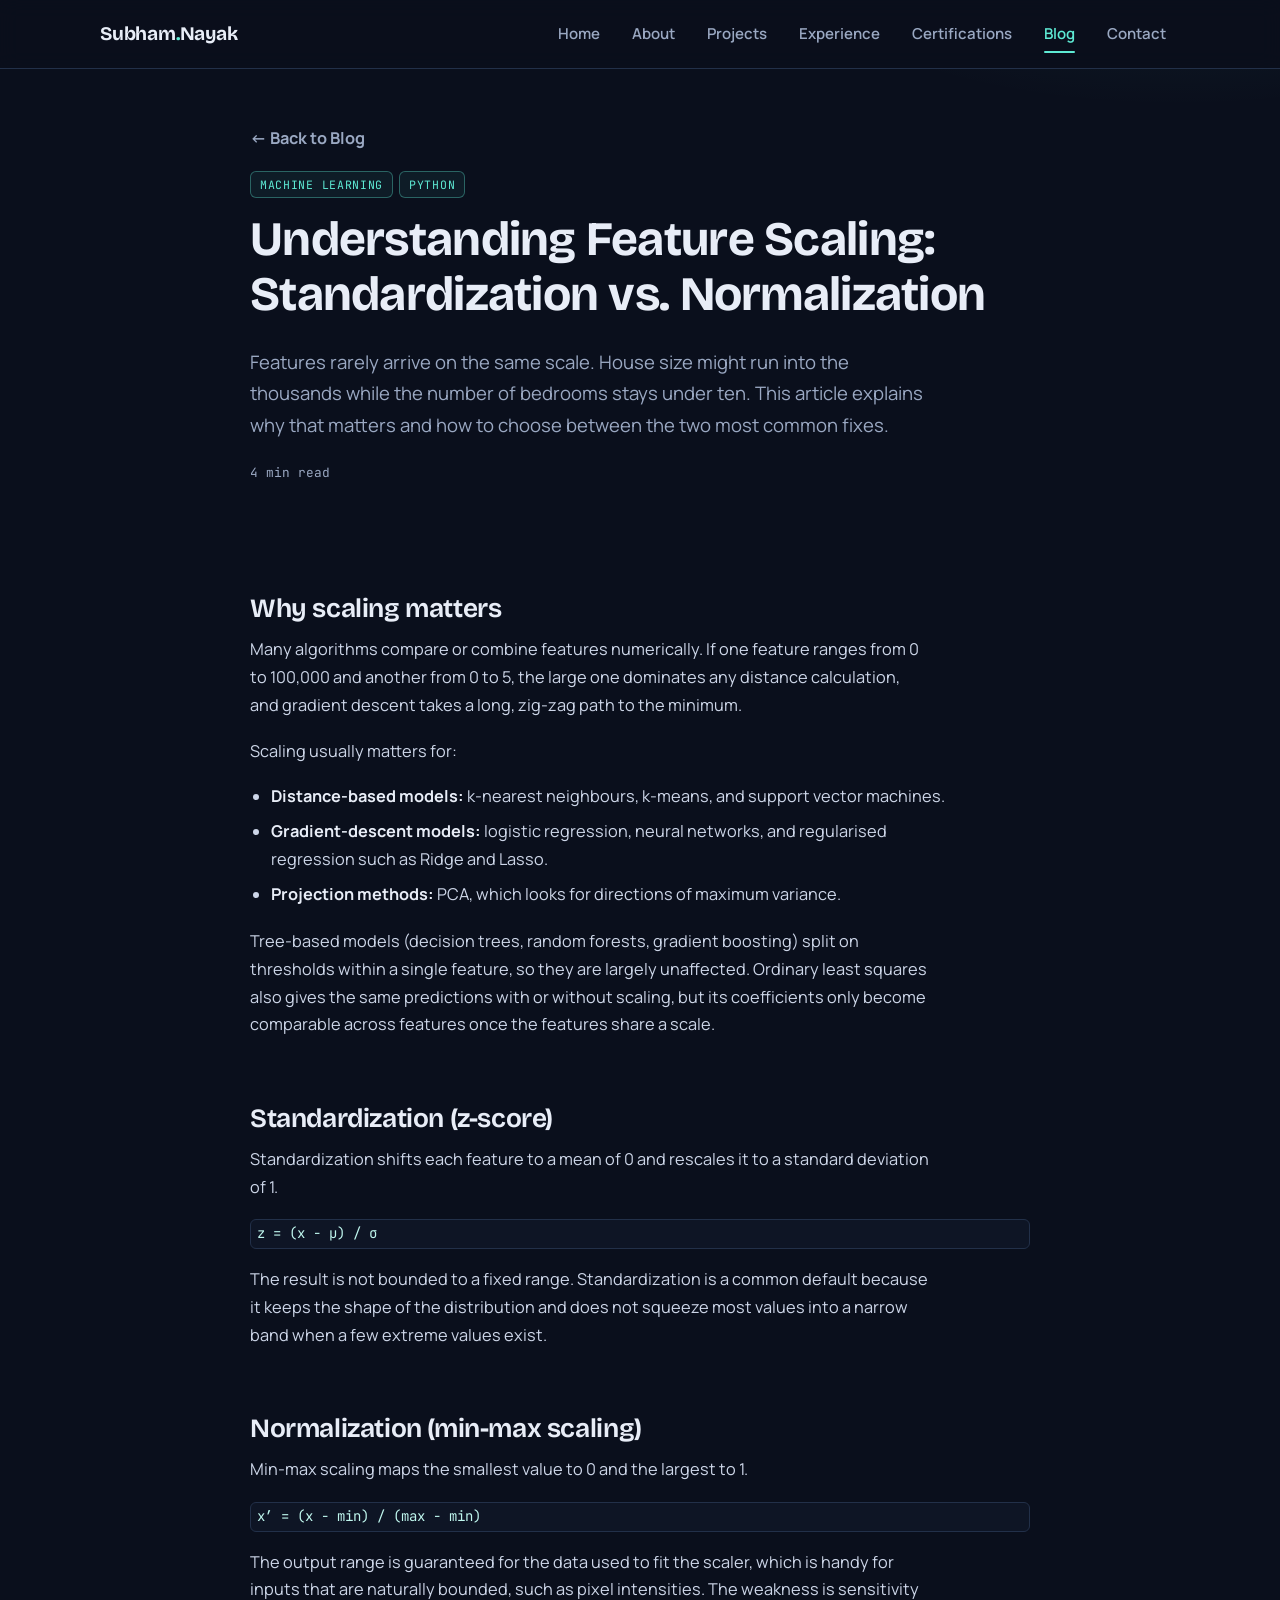
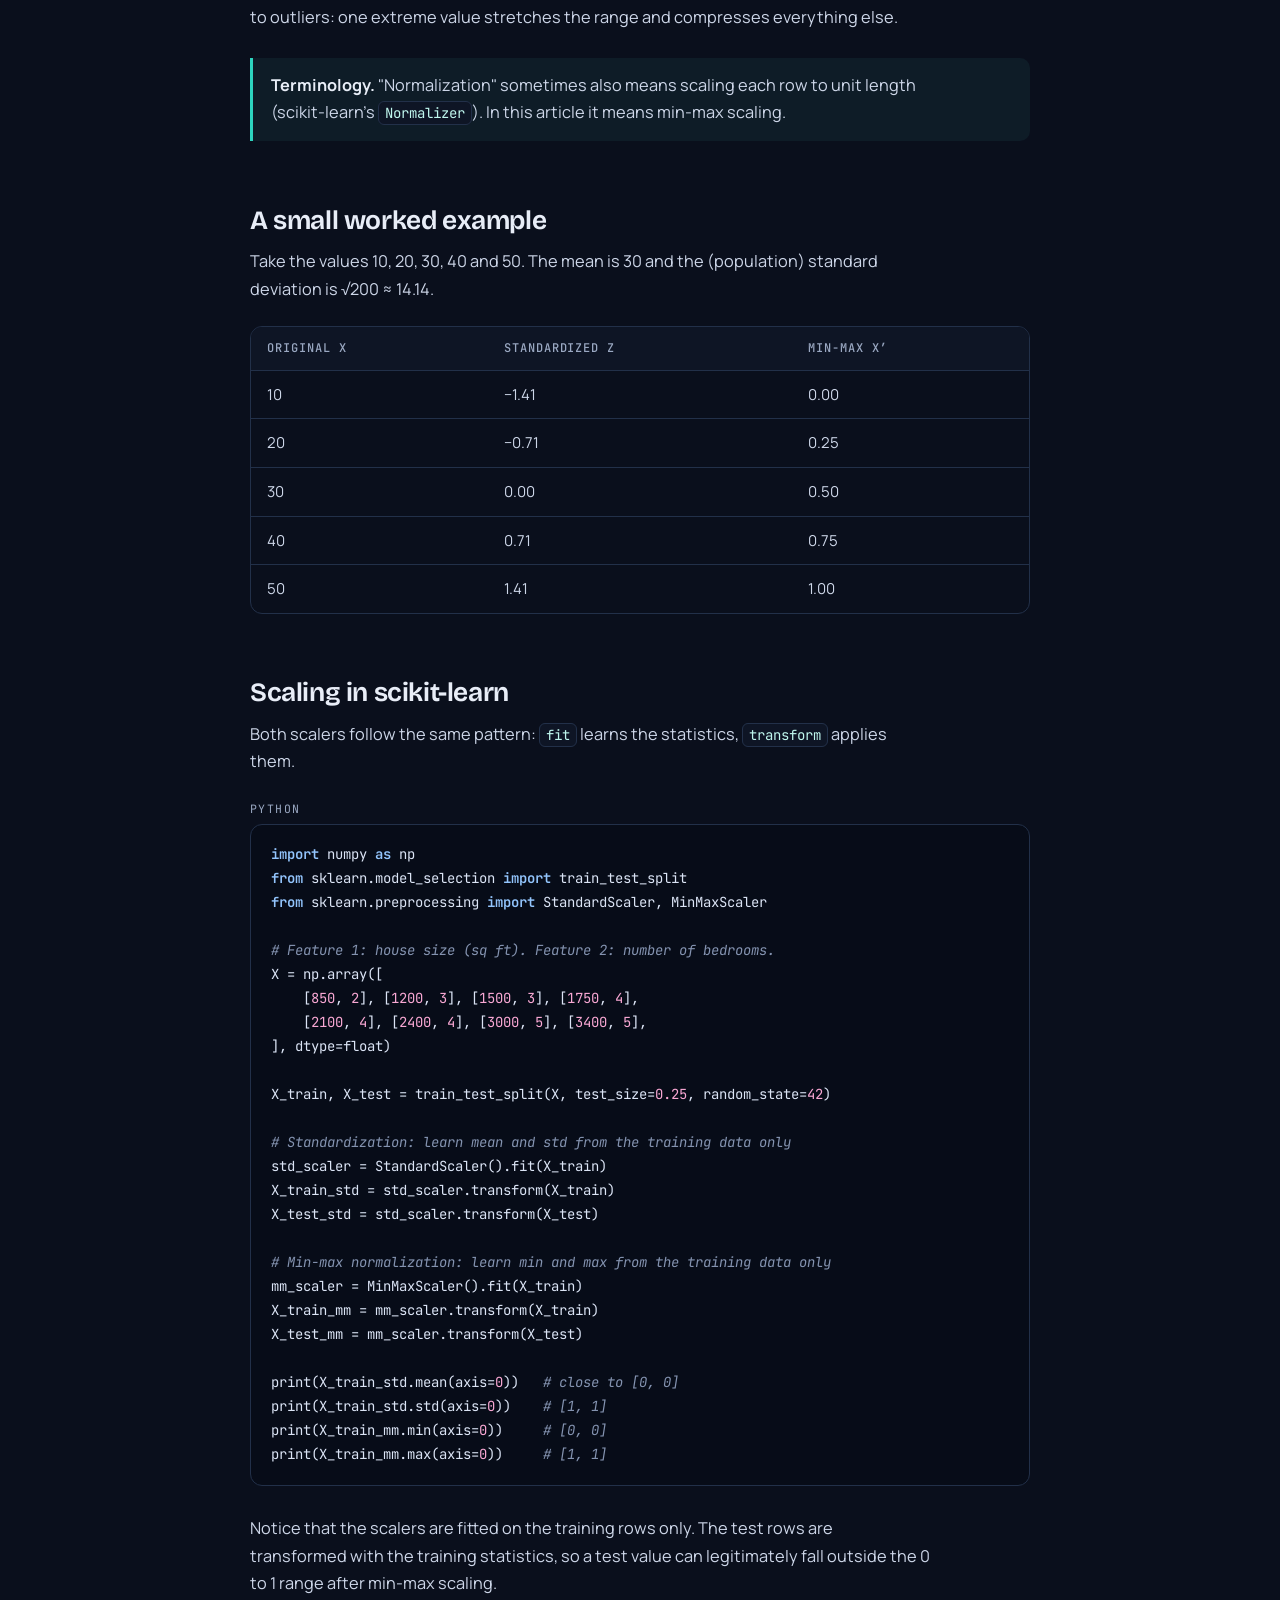
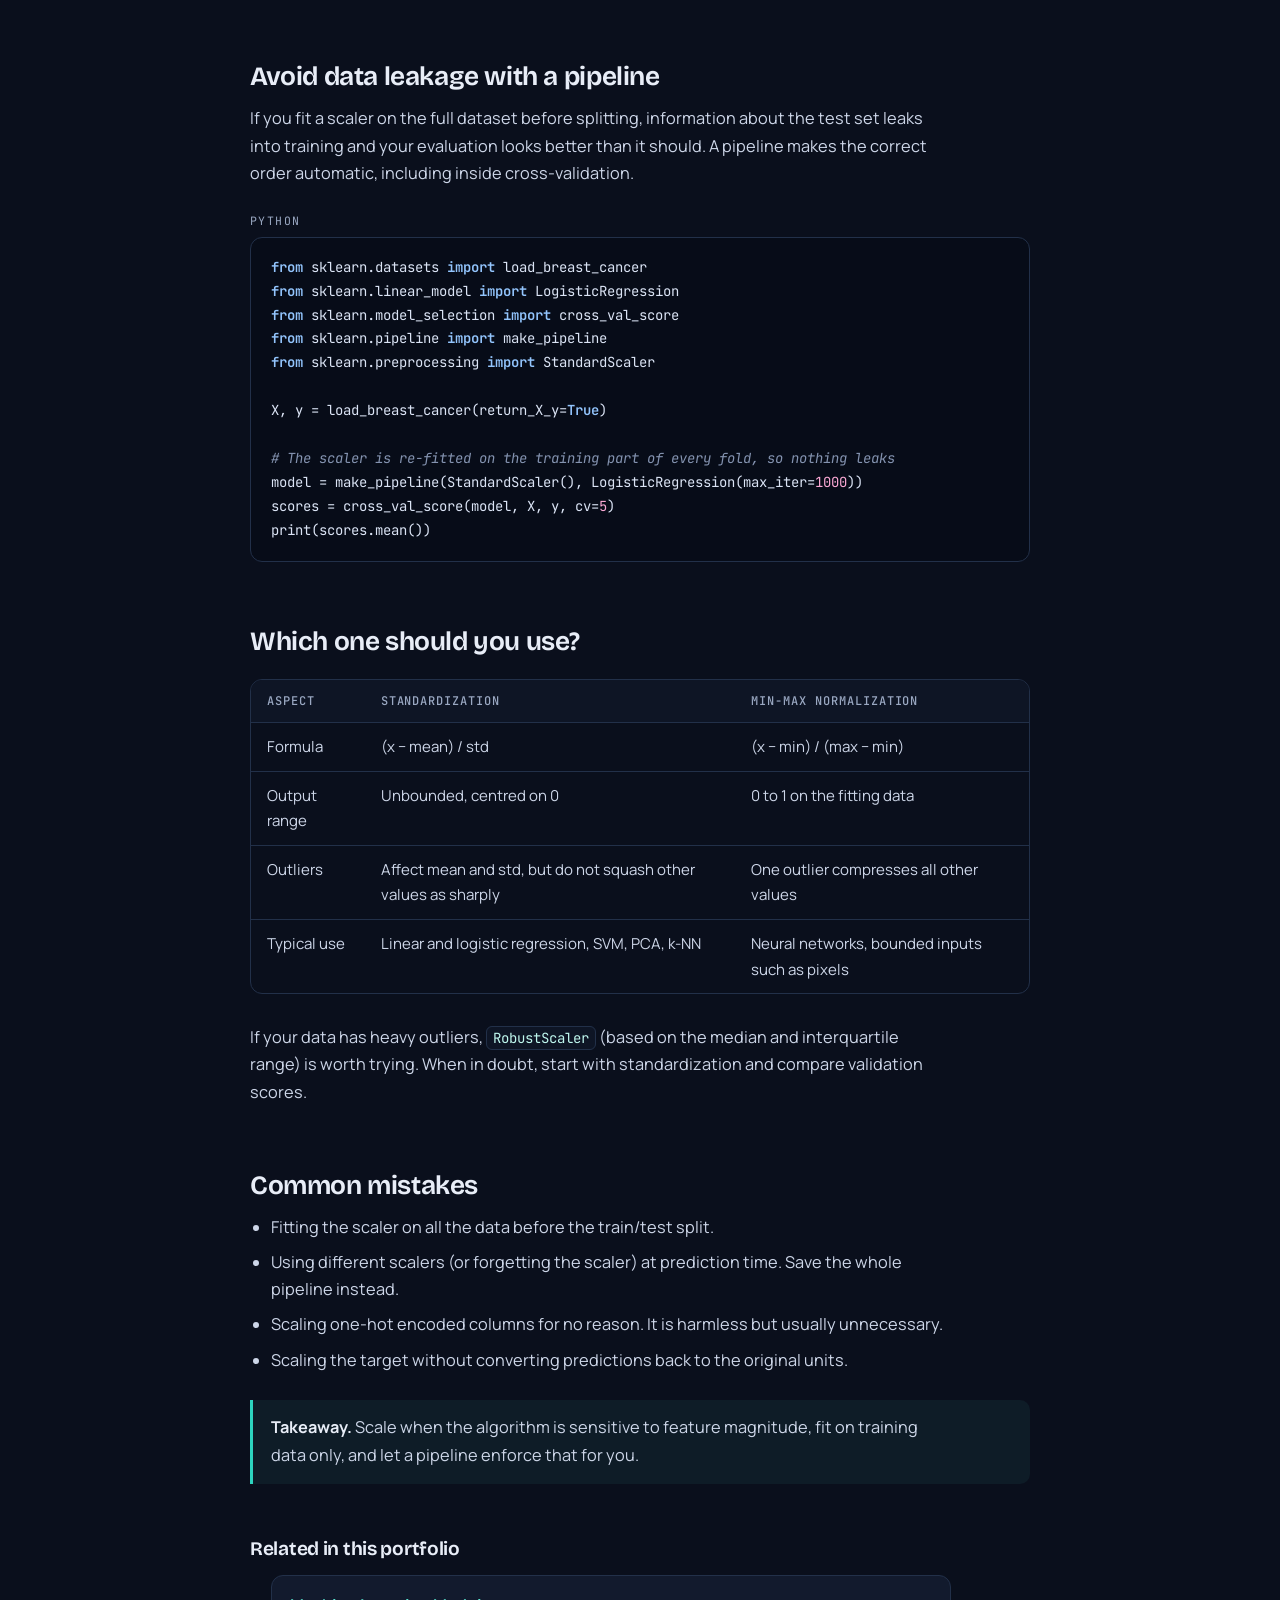
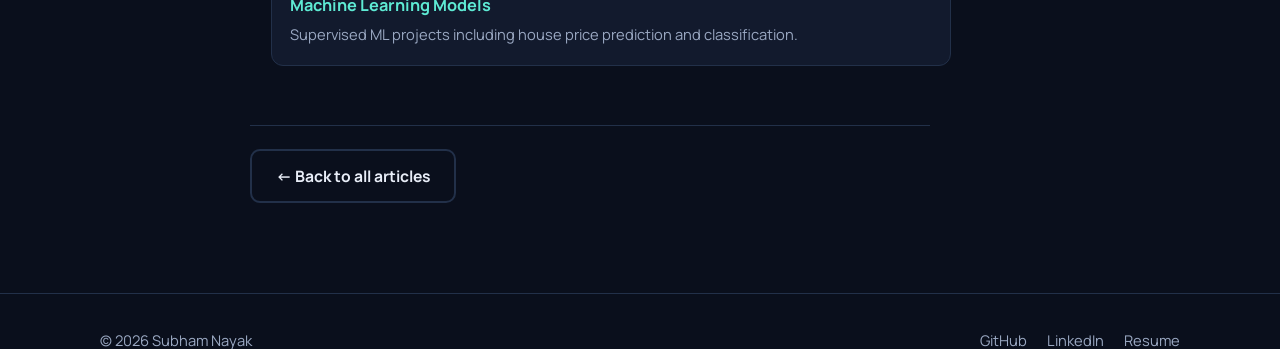
<file: blog-feature-scaling.html>
<!DOCTYPE html>
<html lang="en">
<head>
  <meta charset="utf-8">
  <meta name="viewport" content="width=device-width, initial-scale=1">
  <title>Understanding Feature Scaling: Standardization vs. Normalization — Subham Nayak</title>
  <meta name="description" content="Why scaling matters for many machine learning algorithms, how standardization and min-max normalization differ, and how to apply them in scikit-learn without data leakage.">
  <link rel="preconnect" href="https://fonts.googleapis.com">
  <link rel="preconnect" href="https://fonts.gstatic.com" crossorigin>
  <link rel="stylesheet" href="https://fonts.googleapis.com/css2?family=Bricolage+Grotesque:opsz,wght@12..96,500..800&family=JetBrains+Mono:wght@400;500&family=Manrope:wght@400..800&display=swap">
  <link rel="stylesheet" href="css/styles.css">
  <script>document.documentElement.classList.add("js");</script>
</head>
<body>
  <a class="skip-link" href="#main">Skip to main content</a>

  <header class="site-header">
    <div class="container nav">
      <a class="brand" href="index.html">Subham<span>.</span>Nayak</a>
      <button class="nav-toggle" aria-expanded="false" aria-controls="nav-links">Menu</button>
      <nav aria-label="Main">
        <ul class="nav-links" id="nav-links">
          <li><a href="index.html">Home</a></li>
          <li><a href="about.html">About</a></li>
          <li><a href="projects.html">Projects</a></li>
          <li><a href="experience.html">Experience</a></li>
          <li><a href="certifications.html">Certifications</a></li>
          <li><a href="blog.html" aria-current="page">Blog</a></li>
          <li><a href="contact.html">Contact</a></li>
        </ul>
      </nav>
    </div>
  </header>

  <main id="main">
    <article class="article">
      <header class="article-head">
        <div class="article-wrap hero-anim">
          <a class="back-link" href="blog.html">← Back to Blog</a>
          <ul class="cat-tags" aria-label="Categories"><li>Machine Learning</li><li>Python</li></ul>
          <h1>Understanding Feature Scaling: Standardization vs. Normalization</h1>
          <p class="article-intro">Features rarely arrive on the same scale. House size might run into the thousands while the number of bedrooms stays under ten. This article explains why that matters and how to choose between the two most common fixes.</p>
          <p class="meta"><!-- Optional publication date: <time datetime="2026-01-31">31 Jan 2026</time> --><span>4 min read</span></p>
        </div>
      </header>
      <div class="article-wrap article-body">
<h2>Why scaling matters</h2>
<p>Many algorithms compare or combine features numerically. If one feature ranges from 0 to 100,000 and another from 0 to 5, the large one dominates any distance calculation, and gradient descent takes a long, zig-zag path to the minimum.</p>
<p>Scaling usually matters for:</p>
<ul>
  <li><strong>Distance-based models:</strong> k-nearest neighbours, k-means, and support vector machines.</li>
  <li><strong>Gradient-descent models:</strong> logistic regression, neural networks, and regularised regression such as Ridge and Lasso.</li>
  <li><strong>Projection methods:</strong> PCA, which looks for directions of maximum variance.</li>
</ul>
<p>Tree-based models (decision trees, random forests, gradient boosting) split on thresholds within a single feature, so they are largely unaffected. Ordinary least squares also gives the same predictions with or without scaling, but its coefficients only become comparable across features once the features share a scale.</p>

<h2>Standardization (z-score)</h2>
<p>Standardization shifts each feature to a mean of 0 and rescales it to a standard deviation of 1.</p>
<code class="formula">z = (x − μ) / σ</code>
<p>The result is not bounded to a fixed range. Standardization is a common default because it keeps the shape of the distribution and does not squeeze most values into a narrow band when a few extreme values exist.</p>

<h2>Normalization (min-max scaling)</h2>
<p>Min-max scaling maps the smallest value to 0 and the largest to 1.</p>
<code class="formula">x′ = (x − min) / (max − min)</code>
<p>The output range is guaranteed for the data used to fit the scaler, which is handy for inputs that are naturally bounded, such as pixel intensities. The weakness is sensitivity to outliers: one extreme value stretches the range and compresses everything else.</p>
<div class="callout"><p><strong>Terminology.</strong> "Normalization" sometimes also means scaling each row to unit length (scikit-learn's <code>Normalizer</code>). In this article it means min-max scaling.</p></div>

<h2>A small worked example</h2>
<p>Take the values 10, 20, 30, 40 and 50. The mean is 30 and the (population) standard deviation is √200 ≈ 14.14.</p>
<div class="table-wrap"><table>
  <thead><tr><th>Original x</th><th>Standardized z</th><th>Min-max x′</th></tr></thead>
  <tbody>
    <tr><td>10</td><td>−1.41</td><td>0.00</td></tr>
    <tr><td>20</td><td>−0.71</td><td>0.25</td></tr>
    <tr><td>30</td><td>0.00</td><td>0.50</td></tr>
    <tr><td>40</td><td>0.71</td><td>0.75</td></tr>
    <tr><td>50</td><td>1.41</td><td>1.00</td></tr>
  </tbody>
</table></div>

<h2>Scaling in scikit-learn</h2>
<p>Both scalers follow the same pattern: <code>fit</code> learns the statistics, <code>transform</code> applies them.</p>
<div class="code-block"><span class="code-lang">Python</span><pre tabindex="0" aria-label="Python code example"><code class="language-python">import numpy as np
from sklearn.model_selection import train_test_split
from sklearn.preprocessing import StandardScaler, MinMaxScaler

# Feature 1: house size (sq ft). Feature 2: number of bedrooms.
X = np.array([
    [850, 2], [1200, 3], [1500, 3], [1750, 4],
    [2100, 4], [2400, 4], [3000, 5], [3400, 5],
], dtype=float)

X_train, X_test = train_test_split(X, test_size=0.25, random_state=42)

# Standardization: learn mean and std from the training data only
std_scaler = StandardScaler().fit(X_train)
X_train_std = std_scaler.transform(X_train)
X_test_std = std_scaler.transform(X_test)

# Min-max normalization: learn min and max from the training data only
mm_scaler = MinMaxScaler().fit(X_train)
X_train_mm = mm_scaler.transform(X_train)
X_test_mm = mm_scaler.transform(X_test)

print(X_train_std.mean(axis=0))   # close to [0, 0]
print(X_train_std.std(axis=0))    # [1, 1]
print(X_train_mm.min(axis=0))     # [0, 0]
print(X_train_mm.max(axis=0))     # [1, 1]</code></pre></div>
<p>Notice that the scalers are fitted on the training rows only. The test rows are transformed with the training statistics, so a test value can legitimately fall outside the 0 to 1 range after min-max scaling.</p>

<h2>Avoid data leakage with a pipeline</h2>
<p>If you fit a scaler on the full dataset before splitting, information about the test set leaks into training and your evaluation looks better than it should. A pipeline makes the correct order automatic, including inside cross-validation.</p>
<div class="code-block"><span class="code-lang">Python</span><pre tabindex="0" aria-label="Python code example"><code class="language-python">from sklearn.datasets import load_breast_cancer
from sklearn.linear_model import LogisticRegression
from sklearn.model_selection import cross_val_score
from sklearn.pipeline import make_pipeline
from sklearn.preprocessing import StandardScaler

X, y = load_breast_cancer(return_X_y=True)

# The scaler is re-fitted on the training part of every fold, so nothing leaks
model = make_pipeline(StandardScaler(), LogisticRegression(max_iter=1000))
scores = cross_val_score(model, X, y, cv=5)
print(scores.mean())</code></pre></div>

<h2>Which one should you use?</h2>
<div class="table-wrap"><table>
  <thead><tr><th>Aspect</th><th>Standardization</th><th>Min-max normalization</th></tr></thead>
  <tbody>
    <tr><td>Formula</td><td>(x − mean) / std</td><td>(x − min) / (max − min)</td></tr>
    <tr><td>Output range</td><td>Unbounded, centred on 0</td><td>0 to 1 on the fitting data</td></tr>
    <tr><td>Outliers</td><td>Affect mean and std, but do not squash other values as sharply</td><td>One outlier compresses all other values</td></tr>
    <tr><td>Typical use</td><td>Linear and logistic regression, SVM, PCA, k-NN</td><td>Neural networks, bounded inputs such as pixels</td></tr>
  </tbody>
</table></div>
<p>If your data has heavy outliers, <code>RobustScaler</code> (based on the median and interquartile range) is worth trying. When in doubt, start with standardization and compare validation scores.</p>

<h2>Common mistakes</h2>
<ul>
  <li>Fitting the scaler on all the data before the train/test split.</li>
  <li>Using different scalers (or forgetting the scaler) at prediction time. Save the whole pipeline instead.</li>
  <li>Scaling one-hot encoded columns for no reason. It is harmless but usually unnecessary.</li>
  <li>Scaling the target without converting predictions back to the original units.</li>
</ul>
<div class="callout"><p><strong>Takeaway.</strong> Scale when the algorithm is sensitive to feature magnitude, fit on training data only, and let a pipeline enforce that for you.</p></div>

        <aside class="related" aria-labelledby="related-h">
          <h2 id="related-h">Related in this portfolio</h2>
          <ul class="related-list"><li><a href="projects.html"><strong>Machine Learning Models</strong><span>Supervised ML projects including house price prediction and classification.</span></a></li></ul>
        </aside>

        <p class="article-foot"><a class="btn btn-outline" href="blog.html">← Back to all articles</a></p>
      </div>
    </article>
  </main>

  <footer class="site-footer">
    <div class="container footer-inner">
      <span>© <span data-year>2026</span> Subham Nayak</span>
      <ul>
        <li><a href="https://github.com/Subhamnayak20" target="_blank" rel="noopener">GitHub</a></li>
        <li><a href="https://www.linkedin.com/in/subham-nayak-2ba433291" target="_blank" rel="noopener">LinkedIn</a></li>
        <li><a href="experience.html#resume">Resume</a></li>
      </ul>
    </div>
  </footer>
  <script src="js/main.js"></script>
</body>
</html>
</file>
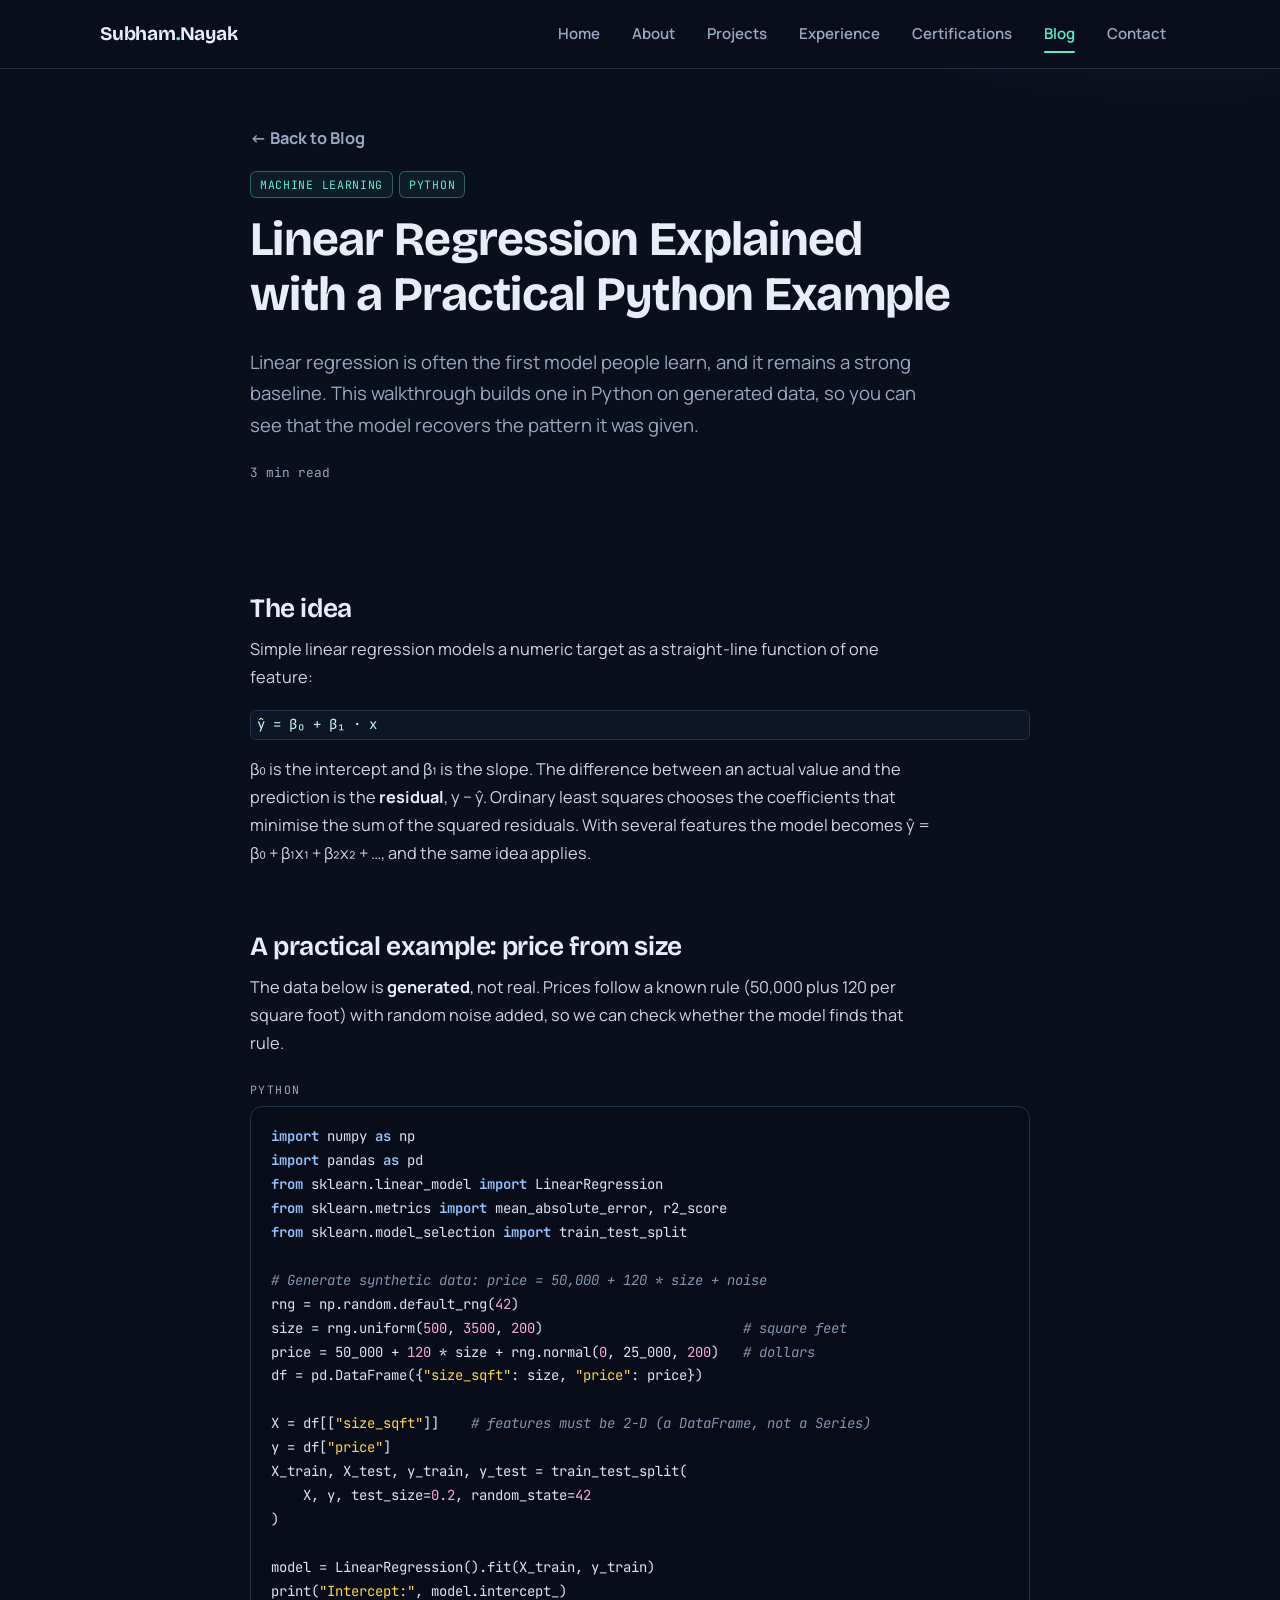
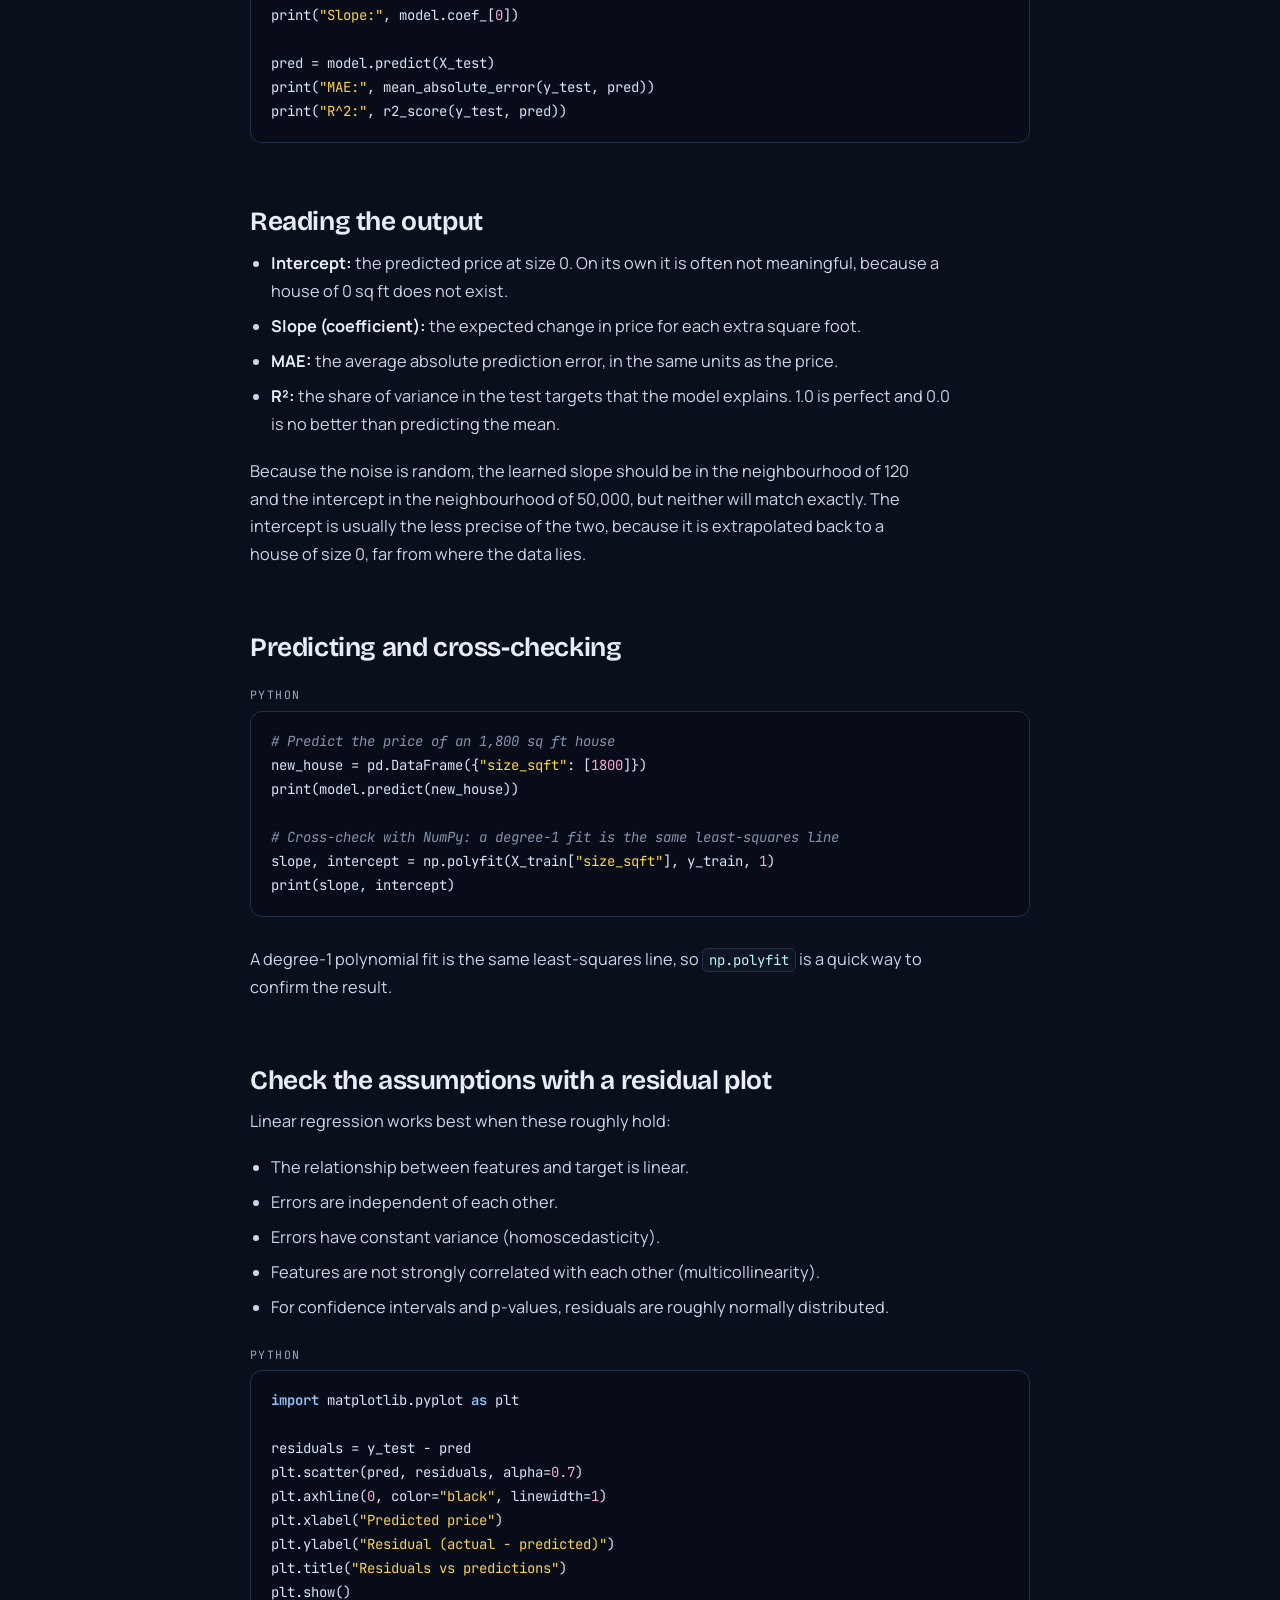
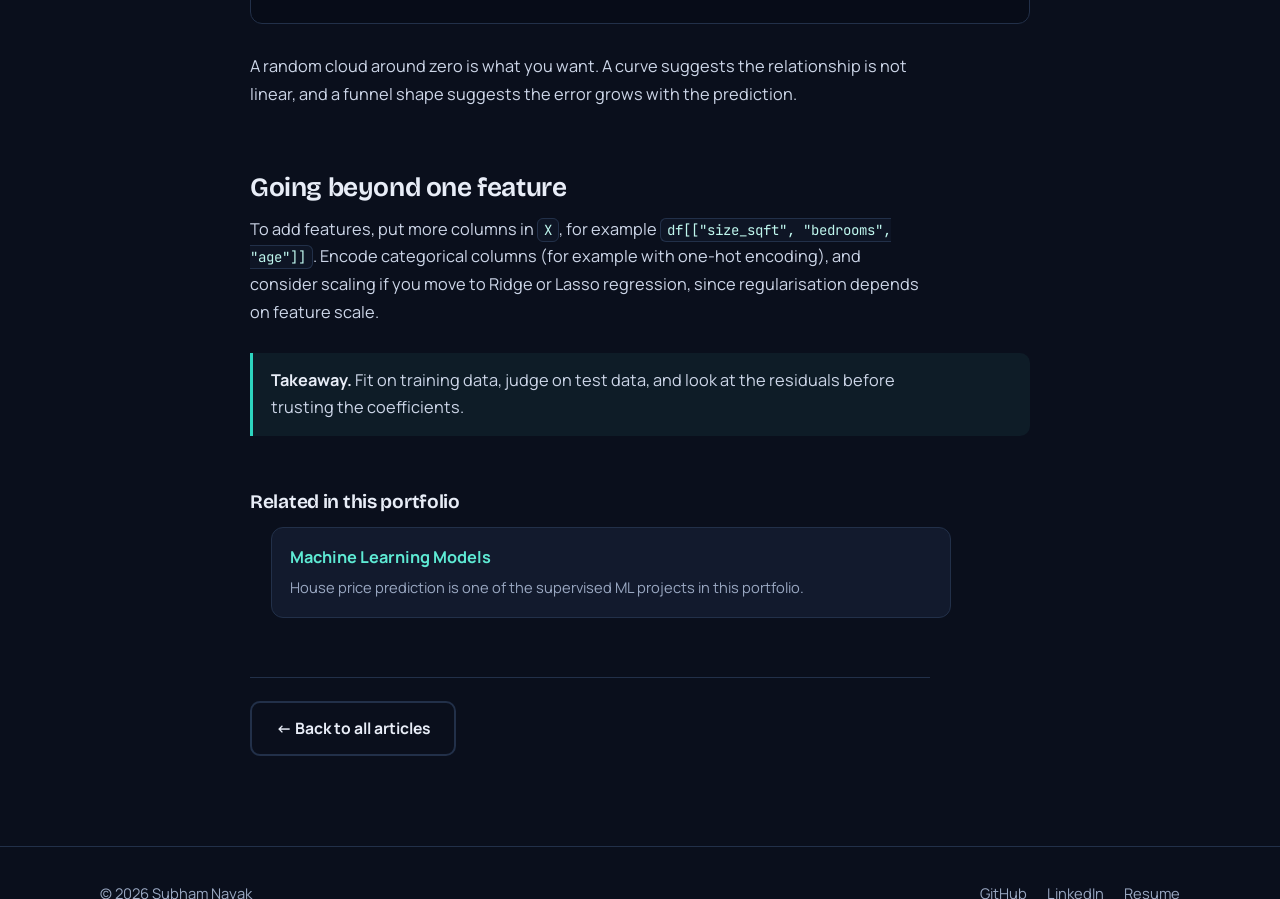
<file: blog-linear-regression.html>
<!DOCTYPE html>
<html lang="en">
<head>
  <meta charset="utf-8">
  <meta name="viewport" content="width=device-width, initial-scale=1">
  <title>Linear Regression Explained with a Practical Python Example — Subham Nayak</title>
  <meta name="description" content="How linear regression fits a line by least squares, with a step-by-step Python example covering training, prediction, evaluation and residual checks.">
  <link rel="preconnect" href="https://fonts.googleapis.com">
  <link rel="preconnect" href="https://fonts.gstatic.com" crossorigin>
  <link rel="stylesheet" href="https://fonts.googleapis.com/css2?family=Bricolage+Grotesque:opsz,wght@12..96,500..800&family=JetBrains+Mono:wght@400;500&family=Manrope:wght@400..800&display=swap">
  <link rel="stylesheet" href="css/styles.css">
  <script>document.documentElement.classList.add("js");</script>
</head>
<body>
  <a class="skip-link" href="#main">Skip to main content</a>

  <header class="site-header">
    <div class="container nav">
      <a class="brand" href="index.html">Subham<span>.</span>Nayak</a>
      <button class="nav-toggle" aria-expanded="false" aria-controls="nav-links">Menu</button>
      <nav aria-label="Main">
        <ul class="nav-links" id="nav-links">
          <li><a href="index.html">Home</a></li>
          <li><a href="about.html">About</a></li>
          <li><a href="projects.html">Projects</a></li>
          <li><a href="experience.html">Experience</a></li>
          <li><a href="certifications.html">Certifications</a></li>
          <li><a href="blog.html" aria-current="page">Blog</a></li>
          <li><a href="contact.html">Contact</a></li>
        </ul>
      </nav>
    </div>
  </header>

  <main id="main">
    <article class="article">
      <header class="article-head">
        <div class="article-wrap hero-anim">
          <a class="back-link" href="blog.html">← Back to Blog</a>
          <ul class="cat-tags" aria-label="Categories"><li>Machine Learning</li><li>Python</li></ul>
          <h1>Linear Regression Explained with a Practical Python Example</h1>
          <p class="article-intro">Linear regression is often the first model people learn, and it remains a strong baseline. This walkthrough builds one in Python on generated data, so you can see that the model recovers the pattern it was given.</p>
          <p class="meta"><!-- Optional publication date: <time datetime="2026-01-31">31 Jan 2026</time> --><span>3 min read</span></p>
        </div>
      </header>
      <div class="article-wrap article-body">
<h2>The idea</h2>
<p>Simple linear regression models a numeric target as a straight-line function of one feature:</p>
<code class="formula">ŷ = β₀ + β₁ · x</code>
<p>β₀ is the intercept and β₁ is the slope. The difference between an actual value and the prediction is the <strong>residual</strong>, y − ŷ. Ordinary least squares chooses the coefficients that minimise the sum of the squared residuals. With several features the model becomes ŷ = β₀ + β₁x₁ + β₂x₂ + …, and the same idea applies.</p>

<h2>A practical example: price from size</h2>
<p>The data below is <strong>generated</strong>, not real. Prices follow a known rule (50,000 plus 120 per square foot) with random noise added, so we can check whether the model finds that rule.</p>
<div class="code-block"><span class="code-lang">Python</span><pre tabindex="0" aria-label="Python code example"><code class="language-python">import numpy as np
import pandas as pd
from sklearn.linear_model import LinearRegression
from sklearn.metrics import mean_absolute_error, r2_score
from sklearn.model_selection import train_test_split

# Generate synthetic data: price = 50,000 + 120 * size + noise
rng = np.random.default_rng(42)
size = rng.uniform(500, 3500, 200)                         # square feet
price = 50_000 + 120 * size + rng.normal(0, 25_000, 200)   # dollars
df = pd.DataFrame({"size_sqft": size, "price": price})

X = df[["size_sqft"]]    # features must be 2-D (a DataFrame, not a Series)
y = df["price"]
X_train, X_test, y_train, y_test = train_test_split(
    X, y, test_size=0.2, random_state=42
)

model = LinearRegression().fit(X_train, y_train)
print("Intercept:", model.intercept_)
print("Slope:", model.coef_[0])

pred = model.predict(X_test)
print("MAE:", mean_absolute_error(y_test, pred))
print("R^2:", r2_score(y_test, pred))</code></pre></div>

<h2>Reading the output</h2>
<ul>
  <li><strong>Intercept:</strong> the predicted price at size 0. On its own it is often not meaningful, because a house of 0 sq ft does not exist.</li>
  <li><strong>Slope (coefficient):</strong> the expected change in price for each extra square foot.</li>
  <li><strong>MAE:</strong> the average absolute prediction error, in the same units as the price.</li>
  <li><strong>R²:</strong> the share of variance in the test targets that the model explains. 1.0 is perfect and 0.0 is no better than predicting the mean.</li>
</ul>
<p>Because the noise is random, the learned slope should be in the neighbourhood of 120 and the intercept in the neighbourhood of 50,000, but neither will match exactly. The intercept is usually the less precise of the two, because it is extrapolated back to a house of size 0, far from where the data lies.</p>

<h2>Predicting and cross-checking</h2>
<div class="code-block"><span class="code-lang">Python</span><pre tabindex="0" aria-label="Python code example"><code class="language-python"># Predict the price of an 1,800 sq ft house
new_house = pd.DataFrame({"size_sqft": [1800]})
print(model.predict(new_house))

# Cross-check with NumPy: a degree-1 fit is the same least-squares line
slope, intercept = np.polyfit(X_train["size_sqft"], y_train, 1)
print(slope, intercept)</code></pre></div>
<p>A degree-1 polynomial fit is the same least-squares line, so <code>np.polyfit</code> is a quick way to confirm the result.</p>

<h2>Check the assumptions with a residual plot</h2>
<p>Linear regression works best when these roughly hold:</p>
<ul>
  <li>The relationship between features and target is linear.</li>
  <li>Errors are independent of each other.</li>
  <li>Errors have constant variance (homoscedasticity).</li>
  <li>Features are not strongly correlated with each other (multicollinearity).</li>
  <li>For confidence intervals and p-values, residuals are roughly normally distributed.</li>
</ul>
<div class="code-block"><span class="code-lang">Python</span><pre tabindex="0" aria-label="Python code example"><code class="language-python">import matplotlib.pyplot as plt

residuals = y_test - pred
plt.scatter(pred, residuals, alpha=0.7)
plt.axhline(0, color="black", linewidth=1)
plt.xlabel("Predicted price")
plt.ylabel("Residual (actual - predicted)")
plt.title("Residuals vs predictions")
plt.show()</code></pre></div>
<p>A random cloud around zero is what you want. A curve suggests the relationship is not linear, and a funnel shape suggests the error grows with the prediction.</p>

<h2>Going beyond one feature</h2>
<p>To add features, put more columns in <code>X</code>, for example <code>df[["size_sqft", "bedrooms", "age"]]</code>. Encode categorical columns (for example with one-hot encoding), and consider scaling if you move to Ridge or Lasso regression, since regularisation depends on feature scale.</p>
<div class="callout"><p><strong>Takeaway.</strong> Fit on training data, judge on test data, and look at the residuals before trusting the coefficients.</p></div>

        <aside class="related" aria-labelledby="related-h">
          <h2 id="related-h">Related in this portfolio</h2>
          <ul class="related-list"><li><a href="projects.html"><strong>Machine Learning Models</strong><span>House price prediction is one of the supervised ML projects in this portfolio.</span></a></li></ul>
        </aside>

        <p class="article-foot"><a class="btn btn-outline" href="blog.html">← Back to all articles</a></p>
      </div>
    </article>
  </main>

  <footer class="site-footer">
    <div class="container footer-inner">
      <span>© <span data-year>2026</span> Subham Nayak</span>
      <ul>
        <li><a href="https://github.com/Subhamnayak20" target="_blank" rel="noopener">GitHub</a></li>
        <li><a href="https://www.linkedin.com/in/subham-nayak-2ba433291" target="_blank" rel="noopener">LinkedIn</a></li>
        <li><a href="experience.html#resume">Resume</a></li>
      </ul>
    </div>
  </footer>
  <script src="js/main.js"></script>
</body>
</html>
</file>
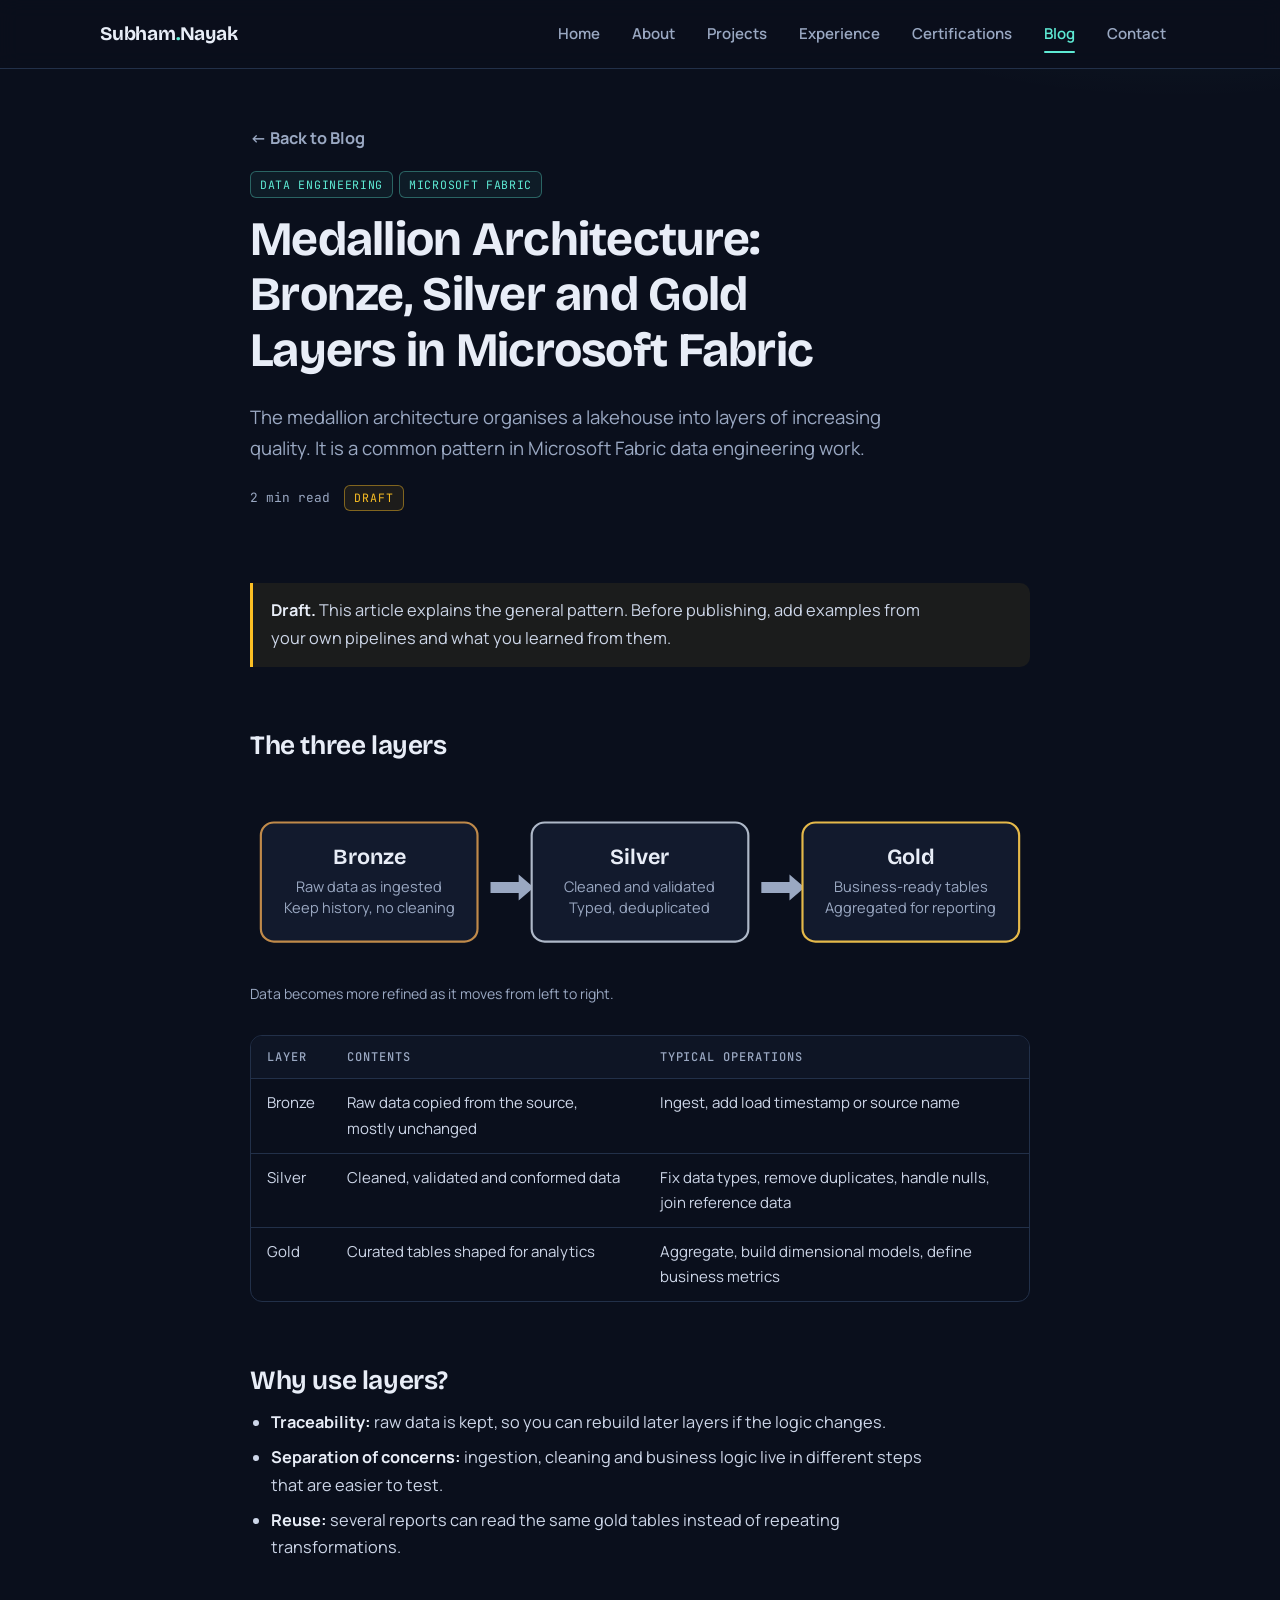
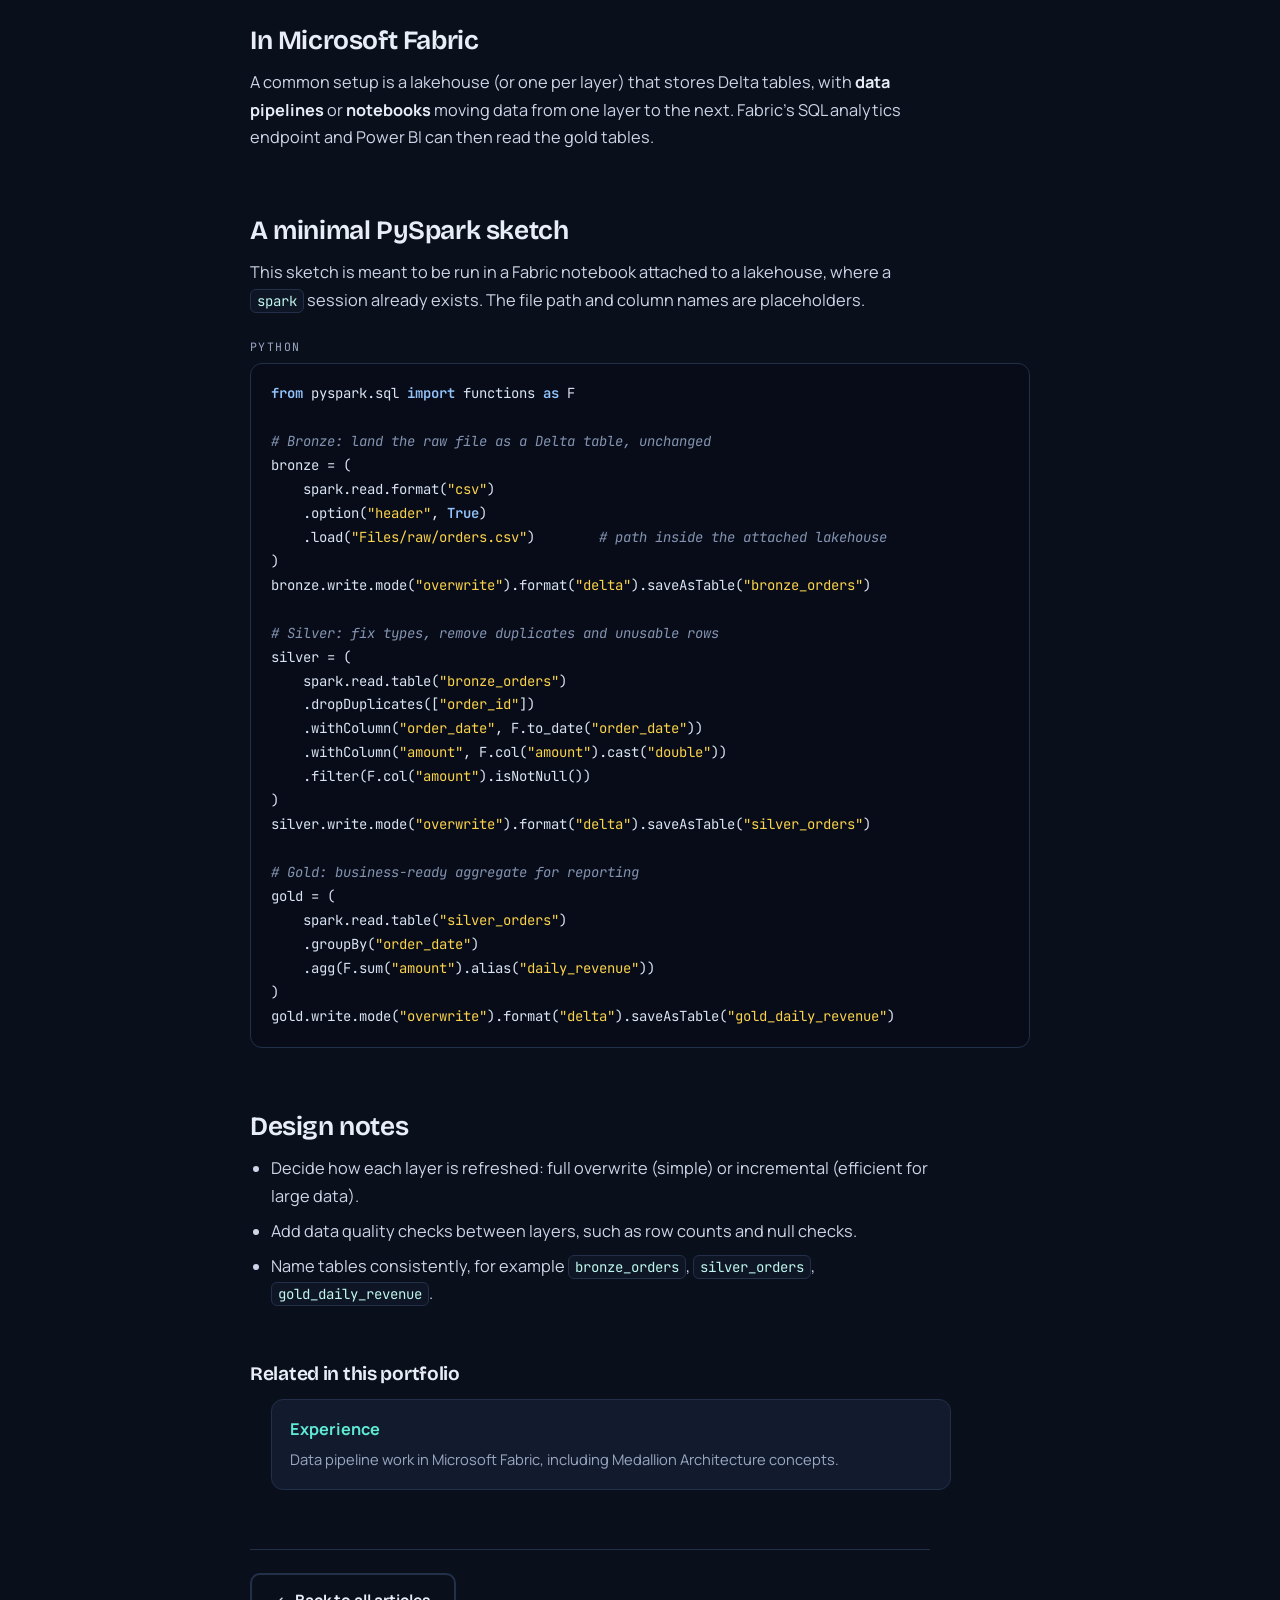
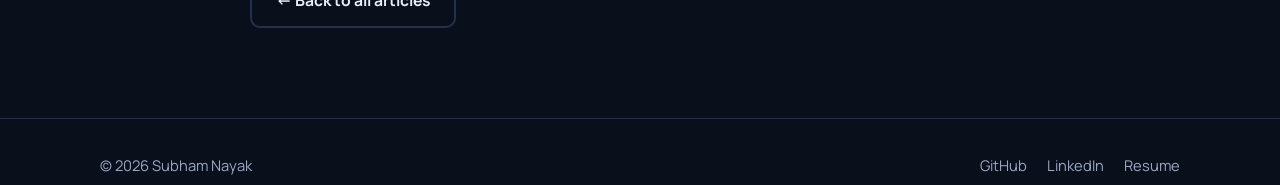
<file: blog-medallion-architecture-fabric.html>
<!DOCTYPE html>
<html lang="en">
<head>
  <meta charset="utf-8">
  <meta name="viewport" content="width=device-width, initial-scale=1">
  <title>Medallion Architecture: Bronze, Silver and Gold Layers in Microsoft Fabric — Subham Nayak</title>
  <meta name="description" content="What the medallion pattern is, why data engineers use it, and a minimal PySpark sketch of the three layers in a Microsoft Fabric lakehouse. Draft for you to expand with your own experience.">
  <link rel="preconnect" href="https://fonts.googleapis.com">
  <link rel="preconnect" href="https://fonts.gstatic.com" crossorigin>
  <link rel="stylesheet" href="https://fonts.googleapis.com/css2?family=Bricolage+Grotesque:opsz,wght@12..96,500..800&family=JetBrains+Mono:wght@400;500&family=Manrope:wght@400..800&display=swap">
  <link rel="stylesheet" href="css/styles.css">
  <script>document.documentElement.classList.add("js");</script>
</head>
<body>
  <a class="skip-link" href="#main">Skip to main content</a>

  <header class="site-header">
    <div class="container nav">
      <a class="brand" href="index.html">Subham<span>.</span>Nayak</a>
      <button class="nav-toggle" aria-expanded="false" aria-controls="nav-links">Menu</button>
      <nav aria-label="Main">
        <ul class="nav-links" id="nav-links">
          <li><a href="index.html">Home</a></li>
          <li><a href="about.html">About</a></li>
          <li><a href="projects.html">Projects</a></li>
          <li><a href="experience.html">Experience</a></li>
          <li><a href="certifications.html">Certifications</a></li>
          <li><a href="blog.html" aria-current="page">Blog</a></li>
          <li><a href="contact.html">Contact</a></li>
        </ul>
      </nav>
    </div>
  </header>

  <main id="main">
    <article class="article">
      <header class="article-head">
        <div class="article-wrap hero-anim">
          <a class="back-link" href="blog.html">← Back to Blog</a>
          <ul class="cat-tags" aria-label="Categories"><li>Data Engineering</li><li>Microsoft Fabric</li></ul>
          <h1>Medallion Architecture: Bronze, Silver and Gold Layers in Microsoft Fabric</h1>
          <p class="article-intro">The medallion architecture organises a lakehouse into layers of increasing quality. It is a common pattern in Microsoft Fabric data engineering work.</p>
          <p class="meta"><!-- Optional publication date: <time datetime="2026-01-31">31 Jan 2026</time> --><span>2 min read</span> <span class="badge-draft">Draft</span></p>
        </div>
      </header>
      <div class="article-wrap article-body">
<div class="callout draft"><p><strong>Draft.</strong> This article explains the general pattern. Before publishing, add examples from your own pipelines and what you learned from them.</p></div>

<h2>The three layers</h2>
<figure class="figure">
<svg viewBox="0 0 720 170" role="img" aria-labelledby="medal-title medal-desc">
  <title id="medal-title">Medallion architecture: bronze, silver, gold</title>
  <desc id="medal-desc">Raw data flows into the bronze layer, is cleaned into the silver layer, and is aggregated into the gold layer.</desc>
  <rect class="dg-box" x="10" y="30" width="200" height="110" rx="12" stroke="#c08a4a"/>
  <text class="dg-title" x="110" y="68" text-anchor="middle">Bronze</text>
  <text class="dg-text" x="110" y="94" text-anchor="middle">Raw data as ingested</text>
  <text class="dg-text" x="110" y="114" text-anchor="middle">Keep history, no cleaning</text>
  <polygon class="dg-arrow" points="222,85 248,85 248,78 262,90 248,102 248,95 222,95"/>
  <rect class="dg-box" x="260" y="30" width="200" height="110" rx="12" stroke="#aeb8c8"/>
  <text class="dg-title" x="360" y="68" text-anchor="middle">Silver</text>
  <text class="dg-text" x="360" y="94" text-anchor="middle">Cleaned and validated</text>
  <text class="dg-text" x="360" y="114" text-anchor="middle">Typed, deduplicated</text>
  <polygon class="dg-arrow" points="472,85 498,85 498,78 512,90 498,102 498,95 472,95"/>
  <rect class="dg-box" x="510" y="30" width="200" height="110" rx="12" stroke="#e5b94a"/>
  <text class="dg-title" x="610" y="68" text-anchor="middle">Gold</text>
  <text class="dg-text" x="610" y="94" text-anchor="middle">Business-ready tables</text>
  <text class="dg-text" x="610" y="114" text-anchor="middle">Aggregated for reporting</text>
</svg>
<figcaption>Data becomes more refined as it moves from left to right.</figcaption>
</figure>
<div class="table-wrap"><table>
  <thead><tr><th>Layer</th><th>Contents</th><th>Typical operations</th></tr></thead>
  <tbody>
    <tr><td>Bronze</td><td>Raw data copied from the source, mostly unchanged</td><td>Ingest, add load timestamp or source name</td></tr>
    <tr><td>Silver</td><td>Cleaned, validated and conformed data</td><td>Fix data types, remove duplicates, handle nulls, join reference data</td></tr>
    <tr><td>Gold</td><td>Curated tables shaped for analytics</td><td>Aggregate, build dimensional models, define business metrics</td></tr>
  </tbody>
</table></div>

<h2>Why use layers?</h2>
<ul>
  <li><strong>Traceability:</strong> raw data is kept, so you can rebuild later layers if the logic changes.</li>
  <li><strong>Separation of concerns:</strong> ingestion, cleaning and business logic live in different steps that are easier to test.</li>
  <li><strong>Reuse:</strong> several reports can read the same gold tables instead of repeating transformations.</li>
</ul>

<h2>In Microsoft Fabric</h2>
<p>A common setup is a lakehouse (or one per layer) that stores Delta tables, with <strong>data pipelines</strong> or <strong>notebooks</strong> moving data from one layer to the next. Fabric's SQL analytics endpoint and Power BI can then read the gold tables.</p>

<h2>A minimal PySpark sketch</h2>
<p>This sketch is meant to be run in a Fabric notebook attached to a lakehouse, where a <code>spark</code> session already exists. The file path and column names are placeholders.</p>
<div class="code-block"><span class="code-lang">Python</span><pre tabindex="0" aria-label="Python code example"><code class="language-python">from pyspark.sql import functions as F

# Bronze: land the raw file as a Delta table, unchanged
bronze = (
    spark.read.format("csv")
    .option("header", True)
    .load("Files/raw/orders.csv")        # path inside the attached lakehouse
)
bronze.write.mode("overwrite").format("delta").saveAsTable("bronze_orders")

# Silver: fix types, remove duplicates and unusable rows
silver = (
    spark.read.table("bronze_orders")
    .dropDuplicates(["order_id"])
    .withColumn("order_date", F.to_date("order_date"))
    .withColumn("amount", F.col("amount").cast("double"))
    .filter(F.col("amount").isNotNull())
)
silver.write.mode("overwrite").format("delta").saveAsTable("silver_orders")

# Gold: business-ready aggregate for reporting
gold = (
    spark.read.table("silver_orders")
    .groupBy("order_date")
    .agg(F.sum("amount").alias("daily_revenue"))
)
gold.write.mode("overwrite").format("delta").saveAsTable("gold_daily_revenue")</code></pre></div>

<h2>Design notes</h2>
<ul>
  <li>Decide how each layer is refreshed: full overwrite (simple) or incremental (efficient for large data).</li>
  <li>Add data quality checks between layers, such as row counts and null checks.</li>
  <li>Name tables consistently, for example <code>bronze_orders</code>, <code>silver_orders</code>, <code>gold_daily_revenue</code>.</li>
</ul>

        <aside class="related" aria-labelledby="related-h">
          <h2 id="related-h">Related in this portfolio</h2>
          <ul class="related-list"><li><a href="experience.html"><strong>Experience</strong><span>Data pipeline work in Microsoft Fabric, including Medallion Architecture concepts.</span></a></li></ul>
        </aside>

        <p class="article-foot"><a class="btn btn-outline" href="blog.html">← Back to all articles</a></p>
      </div>
    </article>
  </main>

  <footer class="site-footer">
    <div class="container footer-inner">
      <span>© <span data-year>2026</span> Subham Nayak</span>
      <ul>
        <li><a href="https://github.com/Subhamnayak20" target="_blank" rel="noopener">GitHub</a></li>
        <li><a href="https://www.linkedin.com/in/subham-nayak-2ba433291" target="_blank" rel="noopener">LinkedIn</a></li>
        <li><a href="experience.html#resume">Resume</a></li>
      </ul>
    </div>
  </footer>
  <script src="js/main.js"></script>
</body>
</html>
</file>
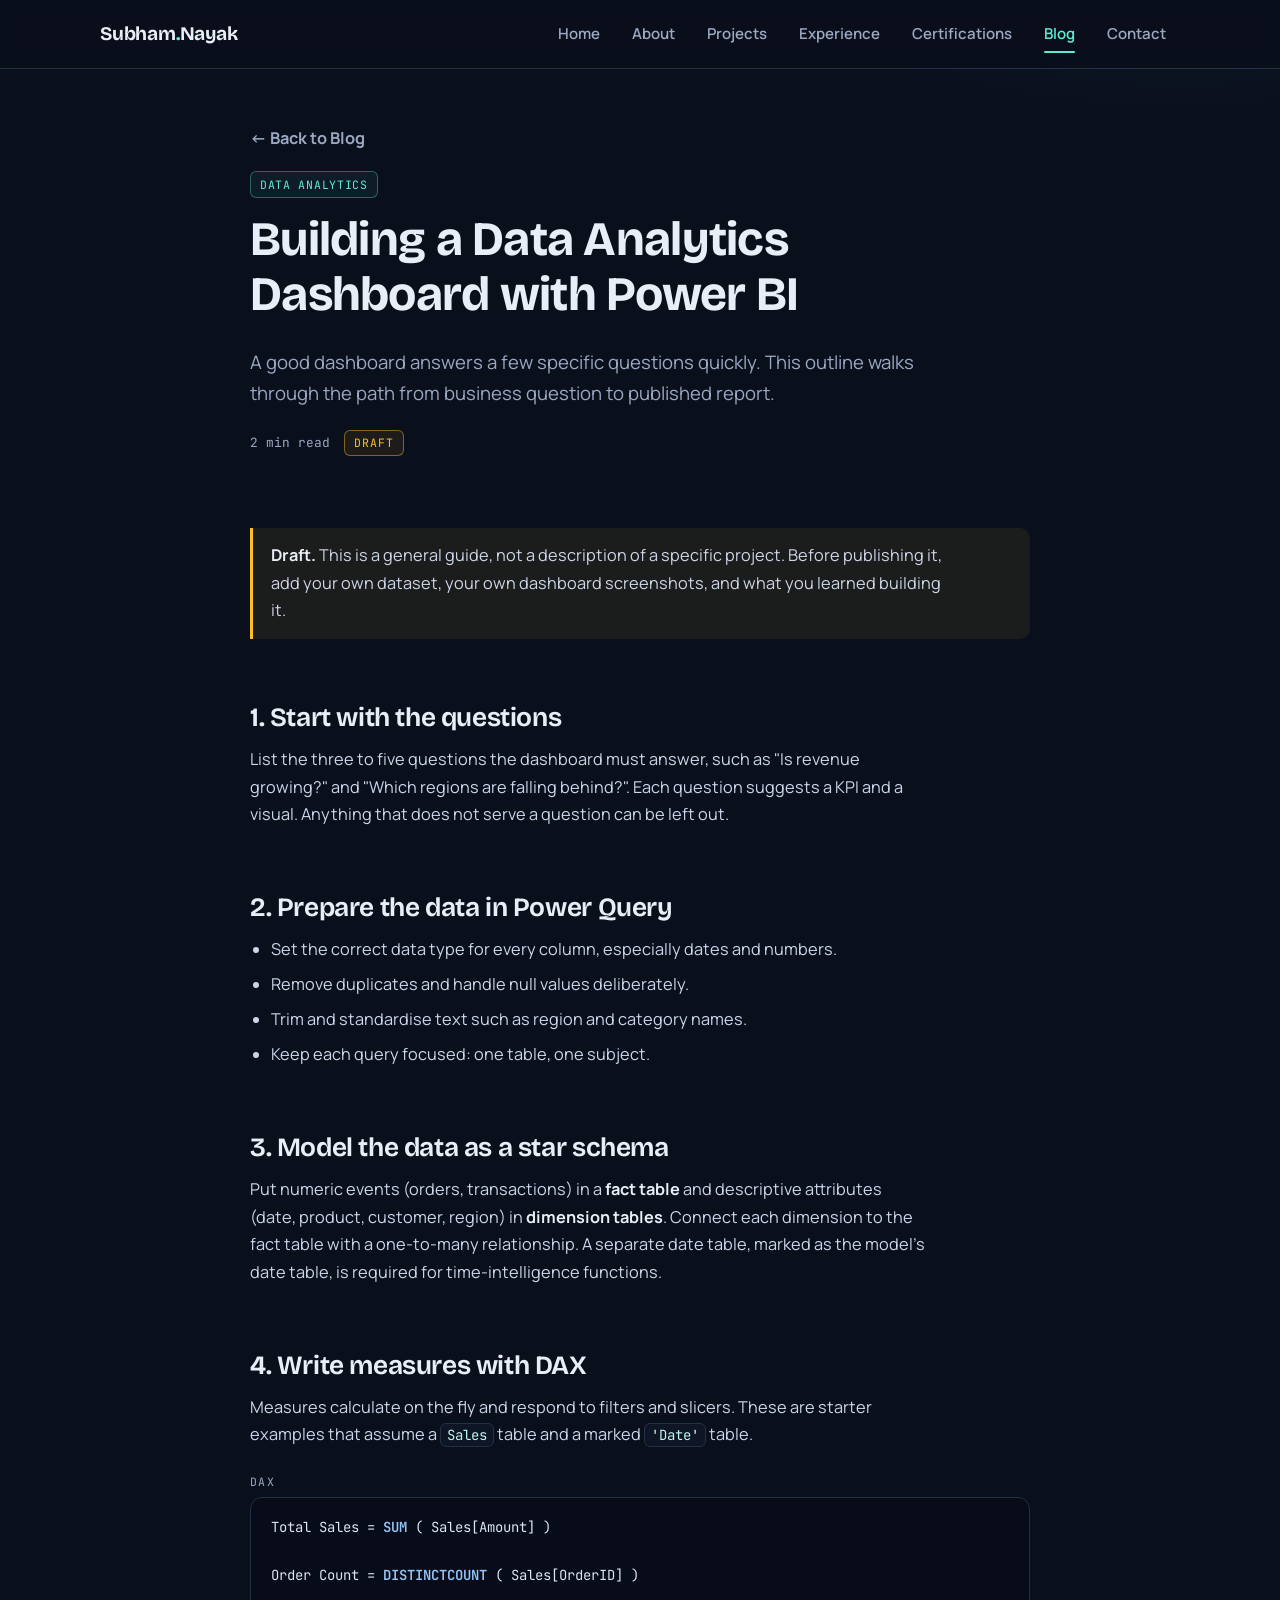
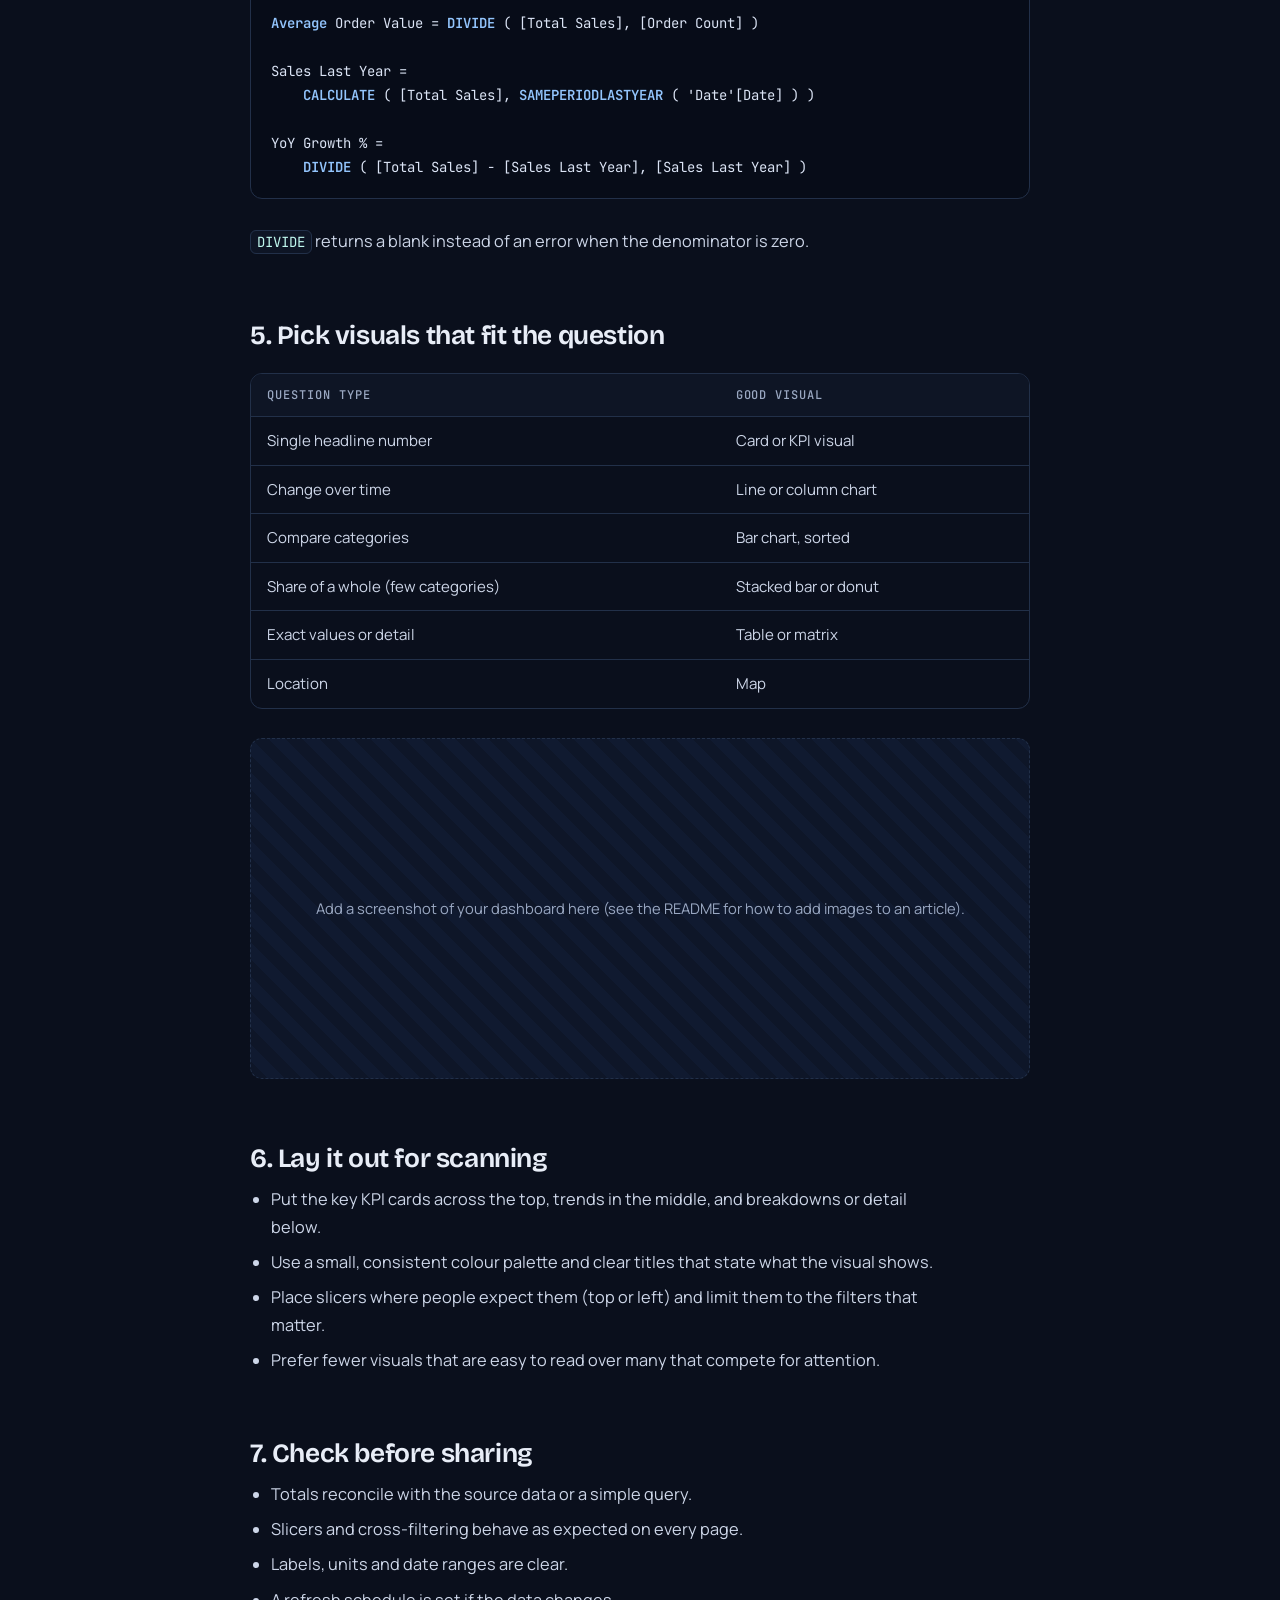
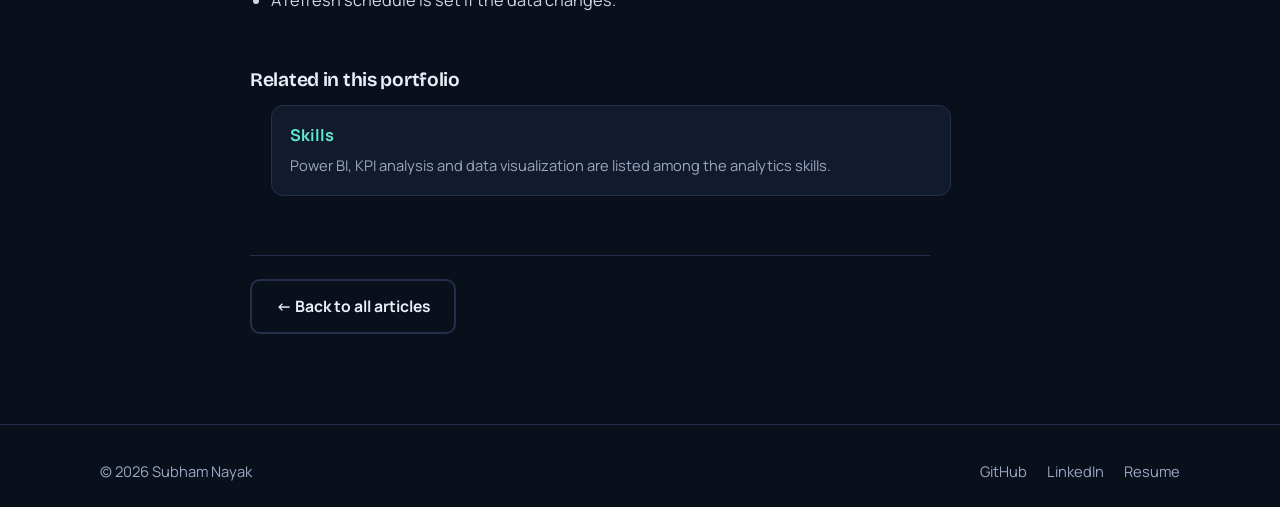
<file: blog-powerbi-dashboard.html>
<!DOCTYPE html>
<html lang="en">
<head>
  <meta charset="utf-8">
  <meta name="viewport" content="width=device-width, initial-scale=1">
  <title>Building a Data Analytics Dashboard with Power BI — Subham Nayak</title>
  <meta name="description" content="A step-by-step outline for planning, modelling and designing a Power BI dashboard, with starter DAX measures. Draft: add your own dashboard and screenshots before publishing.">
  <link rel="preconnect" href="https://fonts.googleapis.com">
  <link rel="preconnect" href="https://fonts.gstatic.com" crossorigin>
  <link rel="stylesheet" href="https://fonts.googleapis.com/css2?family=Bricolage+Grotesque:opsz,wght@12..96,500..800&family=JetBrains+Mono:wght@400;500&family=Manrope:wght@400..800&display=swap">
  <link rel="stylesheet" href="css/styles.css">
  <script>document.documentElement.classList.add("js");</script>
</head>
<body>
  <a class="skip-link" href="#main">Skip to main content</a>

  <header class="site-header">
    <div class="container nav">
      <a class="brand" href="index.html">Subham<span>.</span>Nayak</a>
      <button class="nav-toggle" aria-expanded="false" aria-controls="nav-links">Menu</button>
      <nav aria-label="Main">
        <ul class="nav-links" id="nav-links">
          <li><a href="index.html">Home</a></li>
          <li><a href="about.html">About</a></li>
          <li><a href="projects.html">Projects</a></li>
          <li><a href="experience.html">Experience</a></li>
          <li><a href="certifications.html">Certifications</a></li>
          <li><a href="blog.html" aria-current="page">Blog</a></li>
          <li><a href="contact.html">Contact</a></li>
        </ul>
      </nav>
    </div>
  </header>

  <main id="main">
    <article class="article">
      <header class="article-head">
        <div class="article-wrap hero-anim">
          <a class="back-link" href="blog.html">← Back to Blog</a>
          <ul class="cat-tags" aria-label="Categories"><li>Data Analytics</li></ul>
          <h1>Building a Data Analytics Dashboard with Power BI</h1>
          <p class="article-intro">A good dashboard answers a few specific questions quickly. This outline walks through the path from business question to published report.</p>
          <p class="meta"><!-- Optional publication date: <time datetime="2026-01-31">31 Jan 2026</time> --><span>2 min read</span> <span class="badge-draft">Draft</span></p>
        </div>
      </header>
      <div class="article-wrap article-body">
<div class="callout draft"><p><strong>Draft.</strong> This is a general guide, not a description of a specific project. Before publishing it, add your own dataset, your own dashboard screenshots, and what you learned building it.</p></div>

<h2>1. Start with the questions</h2>
<p>List the three to five questions the dashboard must answer, such as "Is revenue growing?" and "Which regions are falling behind?". Each question suggests a KPI and a visual. Anything that does not serve a question can be left out.</p>

<h2>2. Prepare the data in Power Query</h2>
<ul>
  <li>Set the correct data type for every column, especially dates and numbers.</li>
  <li>Remove duplicates and handle null values deliberately.</li>
  <li>Trim and standardise text such as region and category names.</li>
  <li>Keep each query focused: one table, one subject.</li>
</ul>

<h2>3. Model the data as a star schema</h2>
<p>Put numeric events (orders, transactions) in a <strong>fact table</strong> and descriptive attributes (date, product, customer, region) in <strong>dimension tables</strong>. Connect each dimension to the fact table with a one-to-many relationship. A separate date table, marked as the model's date table, is required for time-intelligence functions.</p>

<h2>4. Write measures with DAX</h2>
<p>Measures calculate on the fly and respond to filters and slicers. These are starter examples that assume a <code>Sales</code> table and a marked <code>'Date'</code> table.</p>
<div class="code-block"><span class="code-lang">DAX</span><pre tabindex="0" aria-label="DAX code example"><code class="language-dax">Total Sales = SUM ( Sales[Amount] )

Order Count = DISTINCTCOUNT ( Sales[OrderID] )

Average Order Value = DIVIDE ( [Total Sales], [Order Count] )

Sales Last Year =
    CALCULATE ( [Total Sales], SAMEPERIODLASTYEAR ( 'Date'[Date] ) )

YoY Growth % =
    DIVIDE ( [Total Sales] - [Sales Last Year], [Sales Last Year] )</code></pre></div>
<p><code>DIVIDE</code> returns a blank instead of an error when the denominator is zero.</p>

<h2>5. Pick visuals that fit the question</h2>
<div class="table-wrap"><table>
  <thead><tr><th>Question type</th><th>Good visual</th></tr></thead>
  <tbody>
    <tr><td>Single headline number</td><td>Card or KPI visual</td></tr>
    <tr><td>Change over time</td><td>Line or column chart</td></tr>
    <tr><td>Compare categories</td><td>Bar chart, sorted</td></tr>
    <tr><td>Share of a whole (few categories)</td><td>Stacked bar or donut</td></tr>
    <tr><td>Exact values or detail</td><td>Table or matrix</td></tr>
    <tr><td>Location</td><td>Map</td></tr>
  </tbody>
</table></div>

<div class="placeholder-fig" role="img" aria-label="Placeholder for a dashboard screenshot">Add a screenshot of your dashboard here (see the README for how to add images to an article).</div>

<h2>6. Lay it out for scanning</h2>
<ul>
  <li>Put the key KPI cards across the top, trends in the middle, and breakdowns or detail below.</li>
  <li>Use a small, consistent colour palette and clear titles that state what the visual shows.</li>
  <li>Place slicers where people expect them (top or left) and limit them to the filters that matter.</li>
  <li>Prefer fewer visuals that are easy to read over many that compete for attention.</li>
</ul>

<h2>7. Check before sharing</h2>
<ul>
  <li>Totals reconcile with the source data or a simple query.</li>
  <li>Slicers and cross-filtering behave as expected on every page.</li>
  <li>Labels, units and date ranges are clear.</li>
  <li>A refresh schedule is set if the data changes.</li>
</ul>

        <aside class="related" aria-labelledby="related-h">
          <h2 id="related-h">Related in this portfolio</h2>
          <ul class="related-list"><li><a href="about.html#skills"><strong>Skills</strong><span>Power BI, KPI analysis and data visualization are listed among the analytics skills.</span></a></li></ul>
        </aside>

        <p class="article-foot"><a class="btn btn-outline" href="blog.html">← Back to all articles</a></p>
      </div>
    </article>
  </main>

  <footer class="site-footer">
    <div class="container footer-inner">
      <span>© <span data-year>2026</span> Subham Nayak</span>
      <ul>
        <li><a href="https://github.com/Subhamnayak20" target="_blank" rel="noopener">GitHub</a></li>
        <li><a href="https://www.linkedin.com/in/subham-nayak-2ba433291" target="_blank" rel="noopener">LinkedIn</a></li>
        <li><a href="experience.html#resume">Resume</a></li>
      </ul>
    </div>
  </footer>
  <script src="js/main.js"></script>
</body>
</html>
</file>
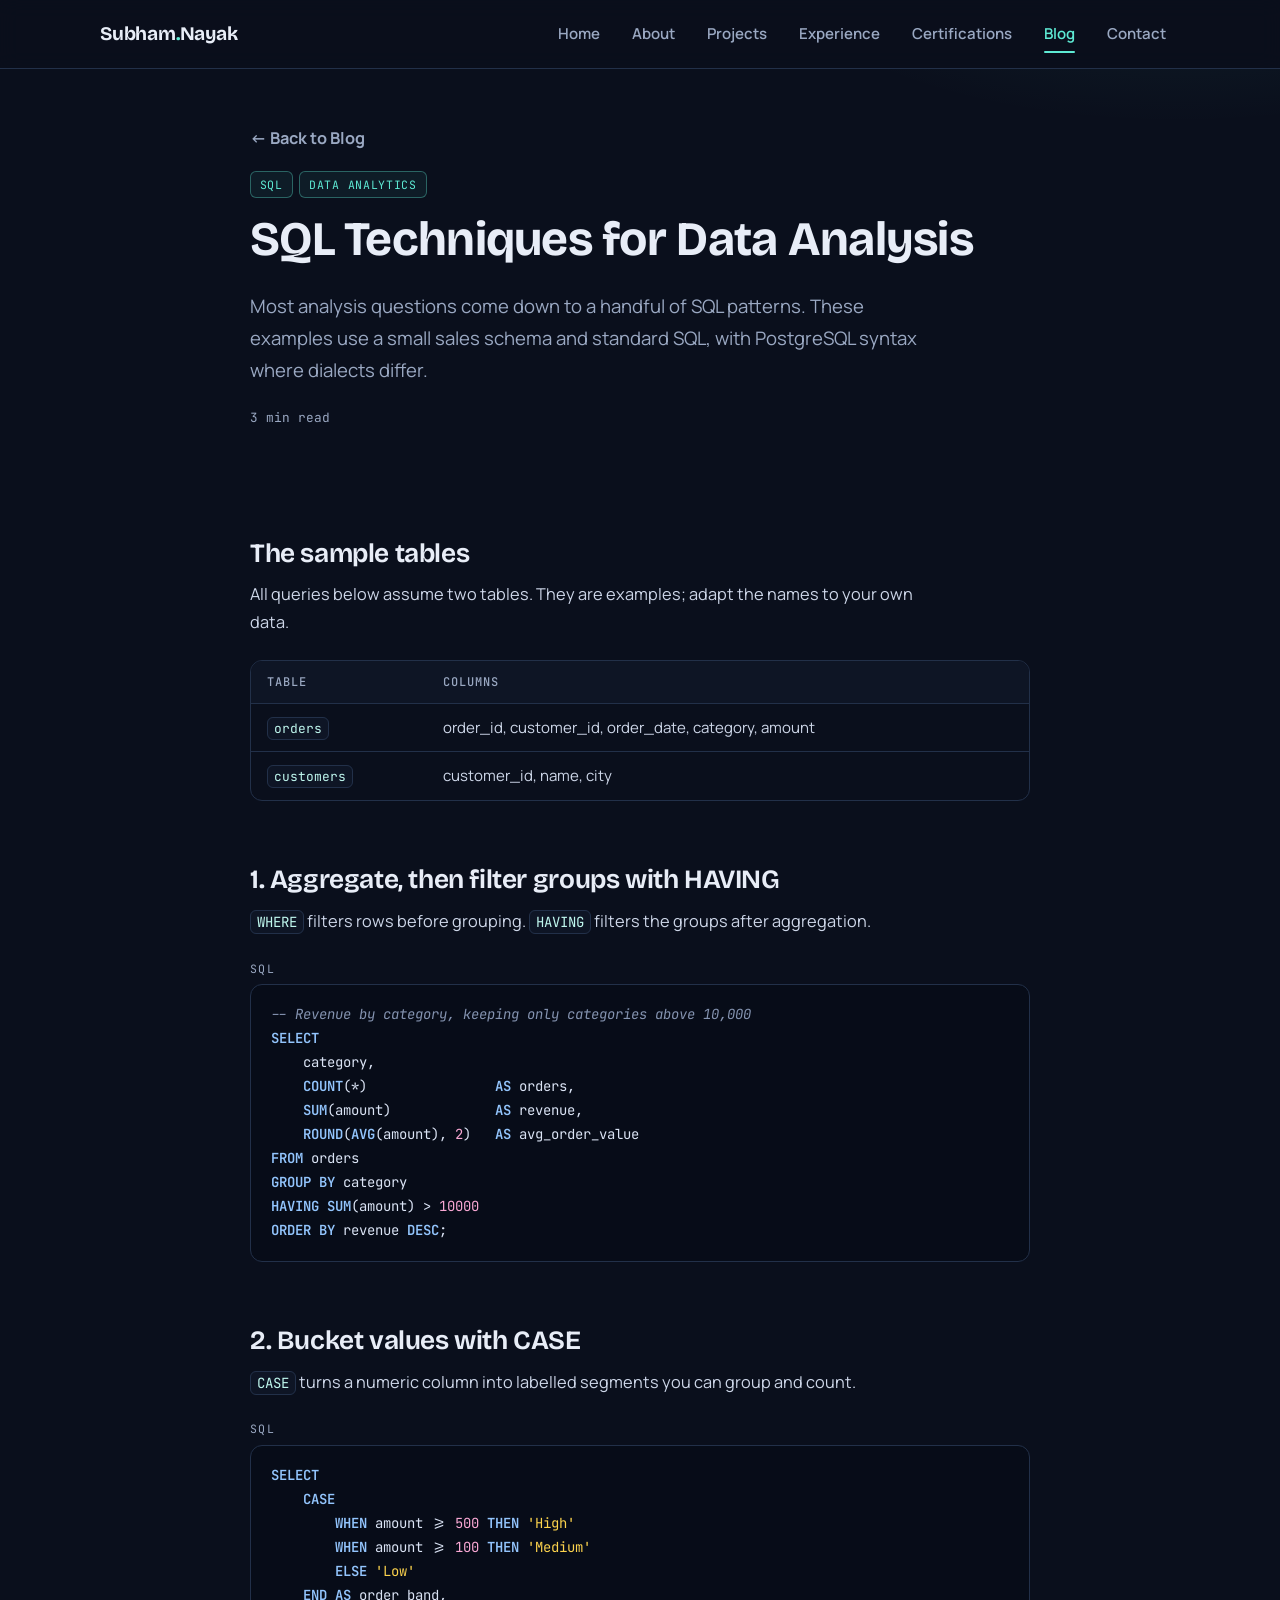
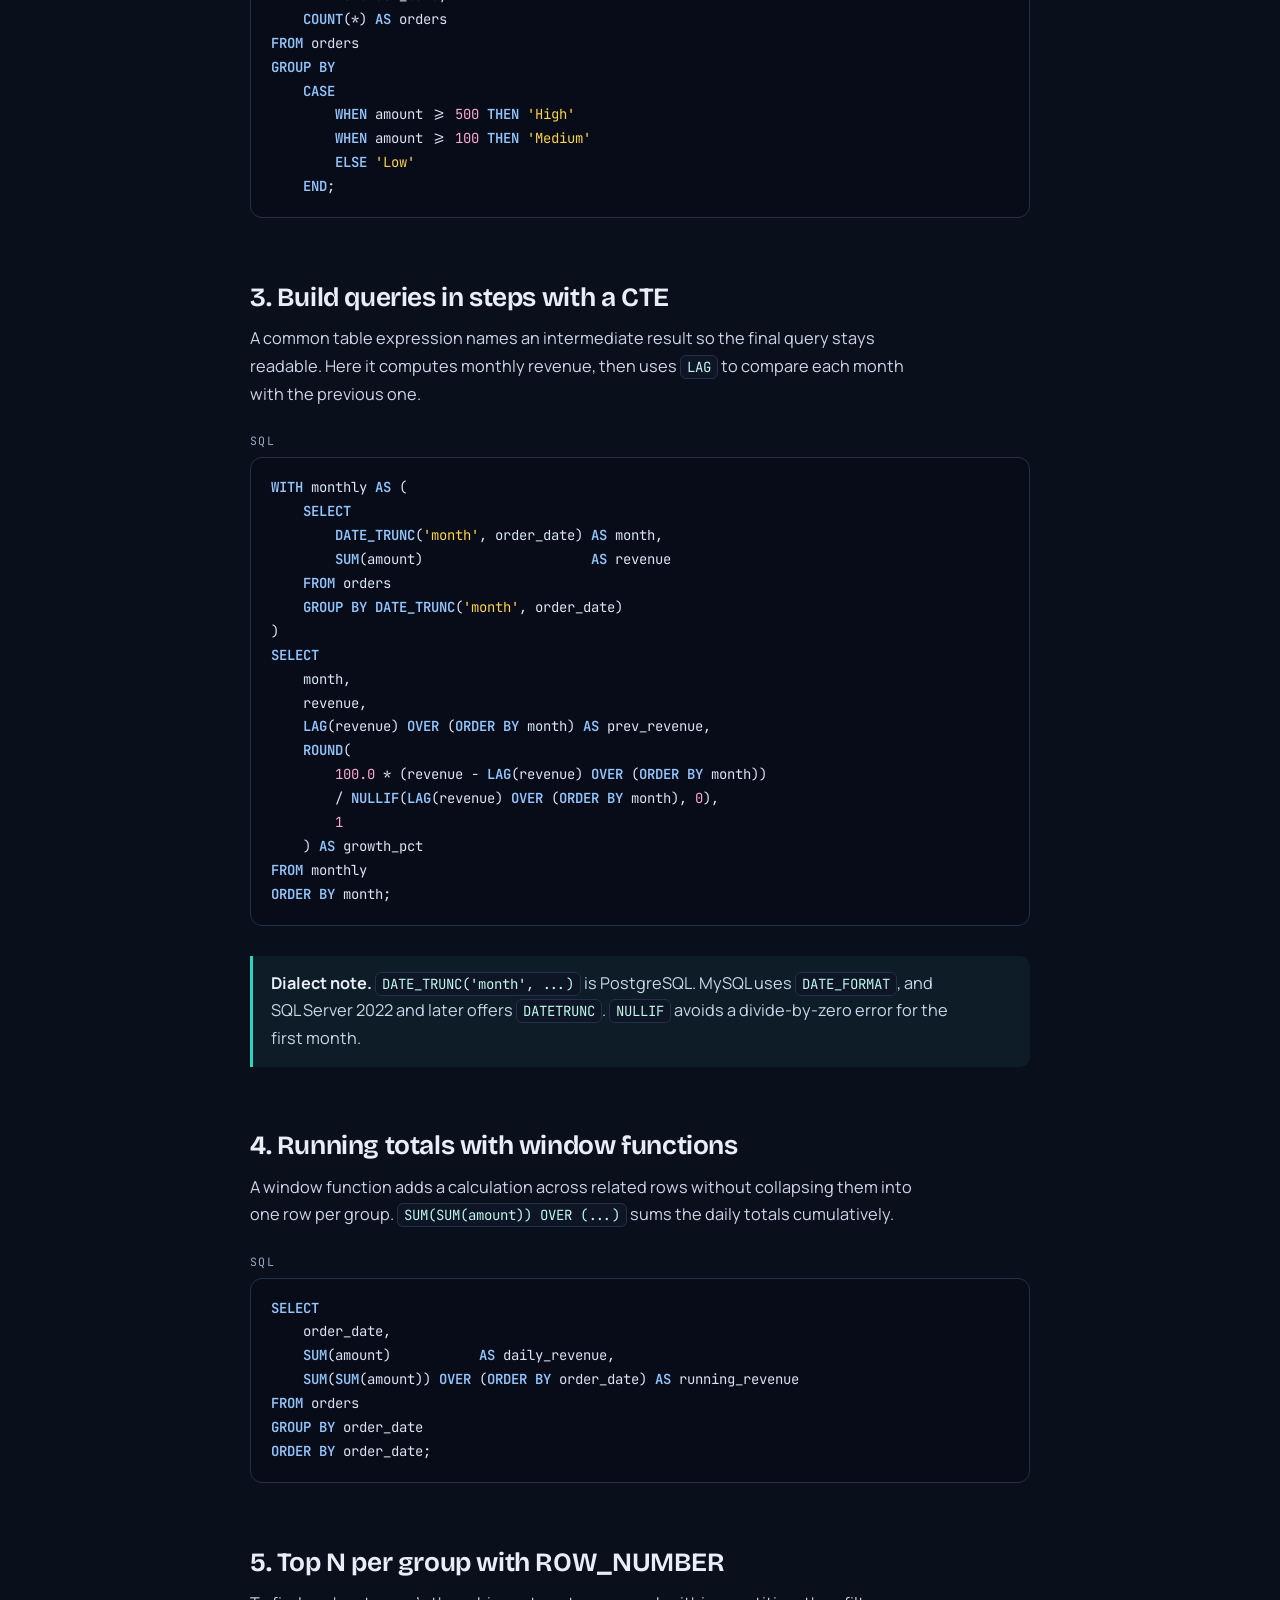
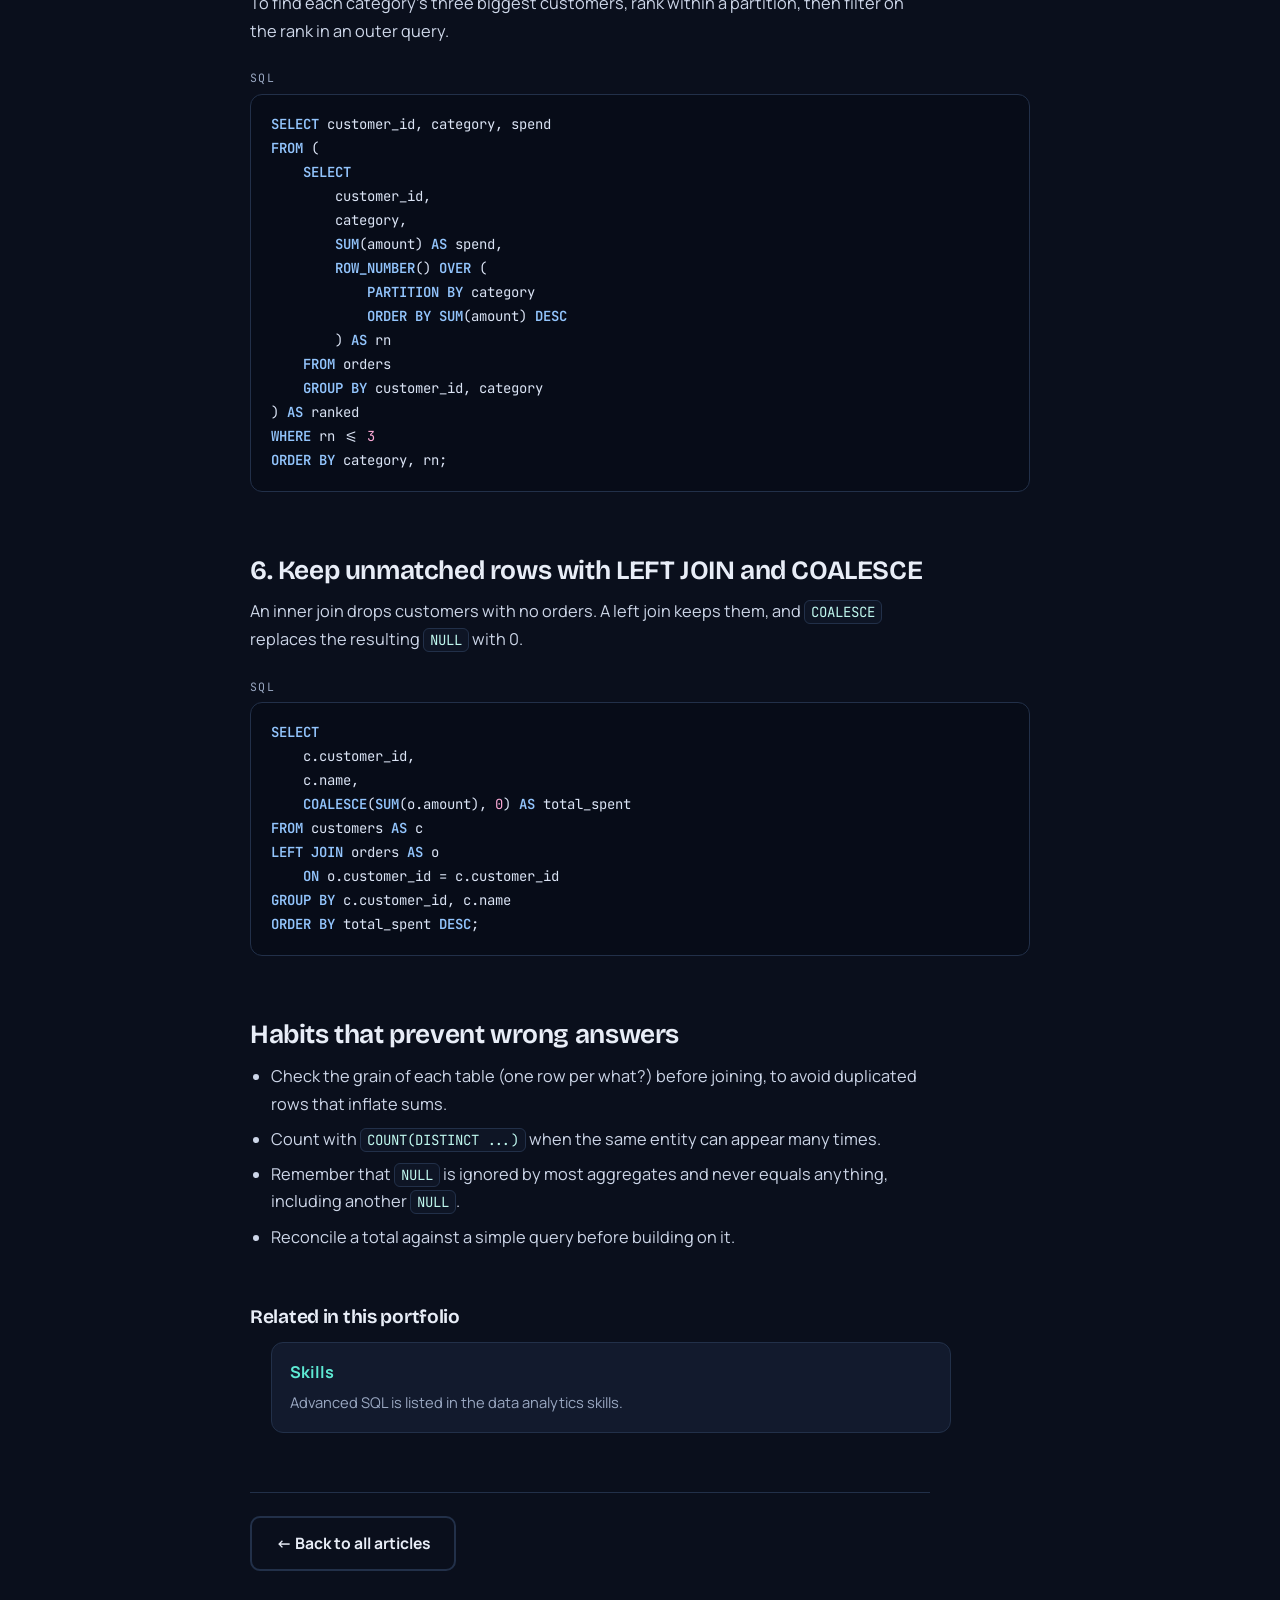
<file: blog-sql-data-analysis.html>
<!DOCTYPE html>
<html lang="en">
<head>
  <meta charset="utf-8">
  <meta name="viewport" content="width=device-width, initial-scale=1">
  <title>SQL Techniques for Data Analysis — Subham Nayak</title>
  <meta name="description" content="Six practical SQL patterns for analysis: aggregation, CASE, CTEs, window functions, top-N per group, and handling missing matches with LEFT JOIN and COALESCE.">
  <link rel="preconnect" href="https://fonts.googleapis.com">
  <link rel="preconnect" href="https://fonts.gstatic.com" crossorigin>
  <link rel="stylesheet" href="https://fonts.googleapis.com/css2?family=Bricolage+Grotesque:opsz,wght@12..96,500..800&family=JetBrains+Mono:wght@400;500&family=Manrope:wght@400..800&display=swap">
  <link rel="stylesheet" href="css/styles.css">
  <script>document.documentElement.classList.add("js");</script>
</head>
<body>
  <a class="skip-link" href="#main">Skip to main content</a>

  <header class="site-header">
    <div class="container nav">
      <a class="brand" href="index.html">Subham<span>.</span>Nayak</a>
      <button class="nav-toggle" aria-expanded="false" aria-controls="nav-links">Menu</button>
      <nav aria-label="Main">
        <ul class="nav-links" id="nav-links">
          <li><a href="index.html">Home</a></li>
          <li><a href="about.html">About</a></li>
          <li><a href="projects.html">Projects</a></li>
          <li><a href="experience.html">Experience</a></li>
          <li><a href="certifications.html">Certifications</a></li>
          <li><a href="blog.html" aria-current="page">Blog</a></li>
          <li><a href="contact.html">Contact</a></li>
        </ul>
      </nav>
    </div>
  </header>

  <main id="main">
    <article class="article">
      <header class="article-head">
        <div class="article-wrap hero-anim">
          <a class="back-link" href="blog.html">← Back to Blog</a>
          <ul class="cat-tags" aria-label="Categories"><li>SQL</li><li>Data Analytics</li></ul>
          <h1>SQL Techniques for Data Analysis</h1>
          <p class="article-intro">Most analysis questions come down to a handful of SQL patterns. These examples use a small sales schema and standard SQL, with PostgreSQL syntax where dialects differ.</p>
          <p class="meta"><!-- Optional publication date: <time datetime="2026-01-31">31 Jan 2026</time> --><span>3 min read</span></p>
        </div>
      </header>
      <div class="article-wrap article-body">
<h2>The sample tables</h2>
<p>All queries below assume two tables. They are examples; adapt the names to your own data.</p>
<div class="table-wrap"><table>
  <thead><tr><th>Table</th><th>Columns</th></tr></thead>
  <tbody>
    <tr><td><code>orders</code></td><td>order_id, customer_id, order_date, category, amount</td></tr>
    <tr><td><code>customers</code></td><td>customer_id, name, city</td></tr>
  </tbody>
</table></div>

<h2>1. Aggregate, then filter groups with HAVING</h2>
<p><code>WHERE</code> filters rows before grouping. <code>HAVING</code> filters the groups after aggregation.</p>
<div class="code-block"><span class="code-lang">SQL</span><pre tabindex="0" aria-label="SQL code example"><code class="language-sql">-- Revenue by category, keeping only categories above 10,000
SELECT
    category,
    COUNT(*)                AS orders,
    SUM(amount)             AS revenue,
    ROUND(AVG(amount), 2)   AS avg_order_value
FROM orders
GROUP BY category
HAVING SUM(amount) &gt; 10000
ORDER BY revenue DESC;</code></pre></div>

<h2>2. Bucket values with CASE</h2>
<p><code>CASE</code> turns a numeric column into labelled segments you can group and count.</p>
<div class="code-block"><span class="code-lang">SQL</span><pre tabindex="0" aria-label="SQL code example"><code class="language-sql">SELECT
    CASE
        WHEN amount &gt;= 500 THEN 'High'
        WHEN amount &gt;= 100 THEN 'Medium'
        ELSE 'Low'
    END AS order_band,
    COUNT(*) AS orders
FROM orders
GROUP BY
    CASE
        WHEN amount &gt;= 500 THEN 'High'
        WHEN amount &gt;= 100 THEN 'Medium'
        ELSE 'Low'
    END;</code></pre></div>

<h2>3. Build queries in steps with a CTE</h2>
<p>A common table expression names an intermediate result so the final query stays readable. Here it computes monthly revenue, then uses <code>LAG</code> to compare each month with the previous one.</p>
<div class="code-block"><span class="code-lang">SQL</span><pre tabindex="0" aria-label="SQL code example"><code class="language-sql">WITH monthly AS (
    SELECT
        DATE_TRUNC('month', order_date) AS month,
        SUM(amount)                     AS revenue
    FROM orders
    GROUP BY DATE_TRUNC('month', order_date)
)
SELECT
    month,
    revenue,
    LAG(revenue) OVER (ORDER BY month) AS prev_revenue,
    ROUND(
        100.0 * (revenue - LAG(revenue) OVER (ORDER BY month))
        / NULLIF(LAG(revenue) OVER (ORDER BY month), 0),
        1
    ) AS growth_pct
FROM monthly
ORDER BY month;</code></pre></div>
<div class="callout"><p><strong>Dialect note.</strong> <code>DATE_TRUNC('month', ...)</code> is PostgreSQL. MySQL uses <code>DATE_FORMAT</code>, and SQL Server 2022 and later offers <code>DATETRUNC</code>. <code>NULLIF</code> avoids a divide-by-zero error for the first month.</p></div>

<h2>4. Running totals with window functions</h2>
<p>A window function adds a calculation across related rows without collapsing them into one row per group. <code>SUM(SUM(amount)) OVER (...)</code> sums the daily totals cumulatively.</p>
<div class="code-block"><span class="code-lang">SQL</span><pre tabindex="0" aria-label="SQL code example"><code class="language-sql">SELECT
    order_date,
    SUM(amount)           AS daily_revenue,
    SUM(SUM(amount)) OVER (ORDER BY order_date) AS running_revenue
FROM orders
GROUP BY order_date
ORDER BY order_date;</code></pre></div>

<h2>5. Top N per group with ROW_NUMBER</h2>
<p>To find each category's three biggest customers, rank within a partition, then filter on the rank in an outer query.</p>
<div class="code-block"><span class="code-lang">SQL</span><pre tabindex="0" aria-label="SQL code example"><code class="language-sql">SELECT customer_id, category, spend
FROM (
    SELECT
        customer_id,
        category,
        SUM(amount) AS spend,
        ROW_NUMBER() OVER (
            PARTITION BY category
            ORDER BY SUM(amount) DESC
        ) AS rn
    FROM orders
    GROUP BY customer_id, category
) AS ranked
WHERE rn &lt;= 3
ORDER BY category, rn;</code></pre></div>

<h2>6. Keep unmatched rows with LEFT JOIN and COALESCE</h2>
<p>An inner join drops customers with no orders. A left join keeps them, and <code>COALESCE</code> replaces the resulting <code>NULL</code> with 0.</p>
<div class="code-block"><span class="code-lang">SQL</span><pre tabindex="0" aria-label="SQL code example"><code class="language-sql">SELECT
    c.customer_id,
    c.name,
    COALESCE(SUM(o.amount), 0) AS total_spent
FROM customers AS c
LEFT JOIN orders AS o
    ON o.customer_id = c.customer_id
GROUP BY c.customer_id, c.name
ORDER BY total_spent DESC;</code></pre></div>

<h2>Habits that prevent wrong answers</h2>
<ul>
  <li>Check the grain of each table (one row per what?) before joining, to avoid duplicated rows that inflate sums.</li>
  <li>Count with <code>COUNT(DISTINCT ...)</code> when the same entity can appear many times.</li>
  <li>Remember that <code>NULL</code> is ignored by most aggregates and never equals anything, including another <code>NULL</code>.</li>
  <li>Reconcile a total against a simple query before building on it.</li>
</ul>

        <aside class="related" aria-labelledby="related-h">
          <h2 id="related-h">Related in this portfolio</h2>
          <ul class="related-list"><li><a href="about.html#skills"><strong>Skills</strong><span>Advanced SQL is listed in the data analytics skills.</span></a></li></ul>
        </aside>

        <p class="article-foot"><a class="btn btn-outline" href="blog.html">← Back to all articles</a></p>
      </div>
    </article>
  </main>

  <footer class="site-footer">
    <div class="container footer-inner">
      <span>© <span data-year>2026</span> Subham Nayak</span>
      <ul>
        <li><a href="https://github.com/Subhamnayak20" target="_blank" rel="noopener">GitHub</a></li>
        <li><a href="https://www.linkedin.com/in/subham-nayak-2ba433291" target="_blank" rel="noopener">LinkedIn</a></li>
        <li><a href="experience.html#resume">Resume</a></li>
      </ul>
    </div>
  </footer>
  <script src="js/main.js"></script>
</body>
</html>
</file>
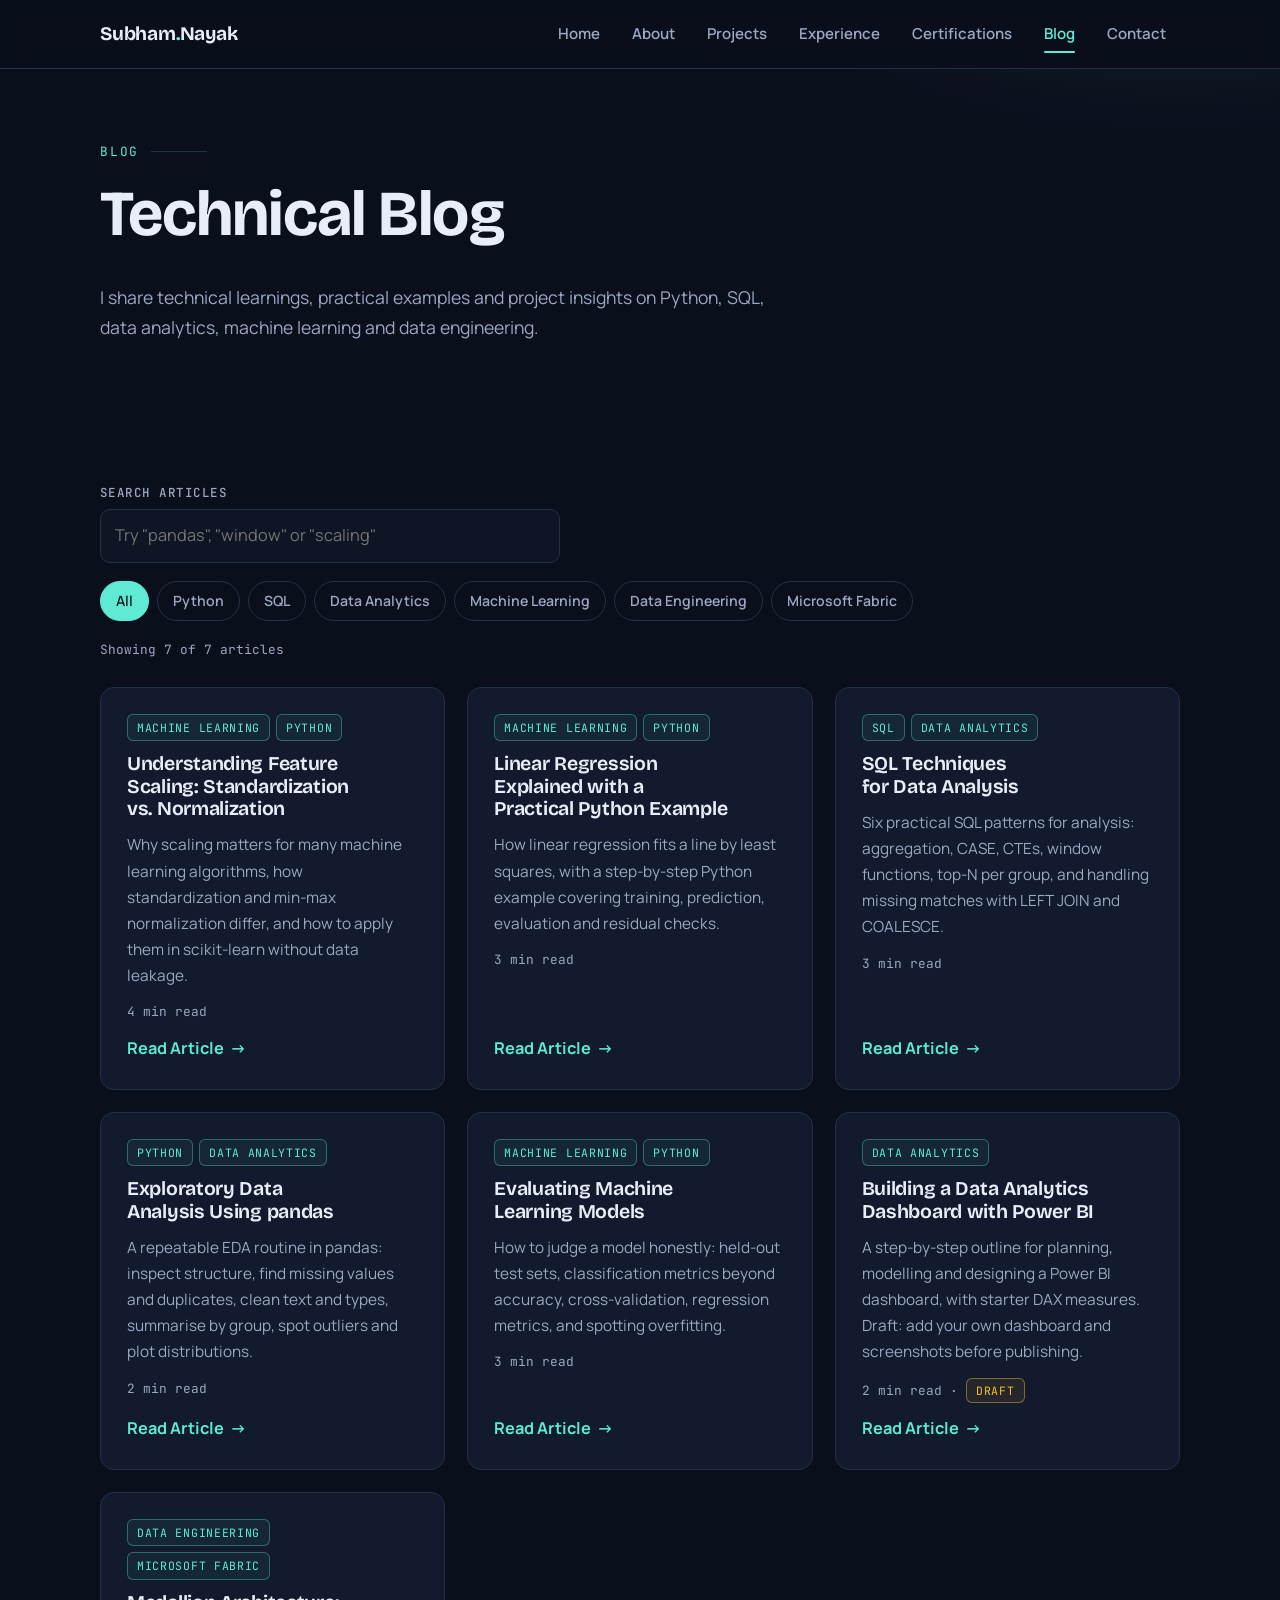
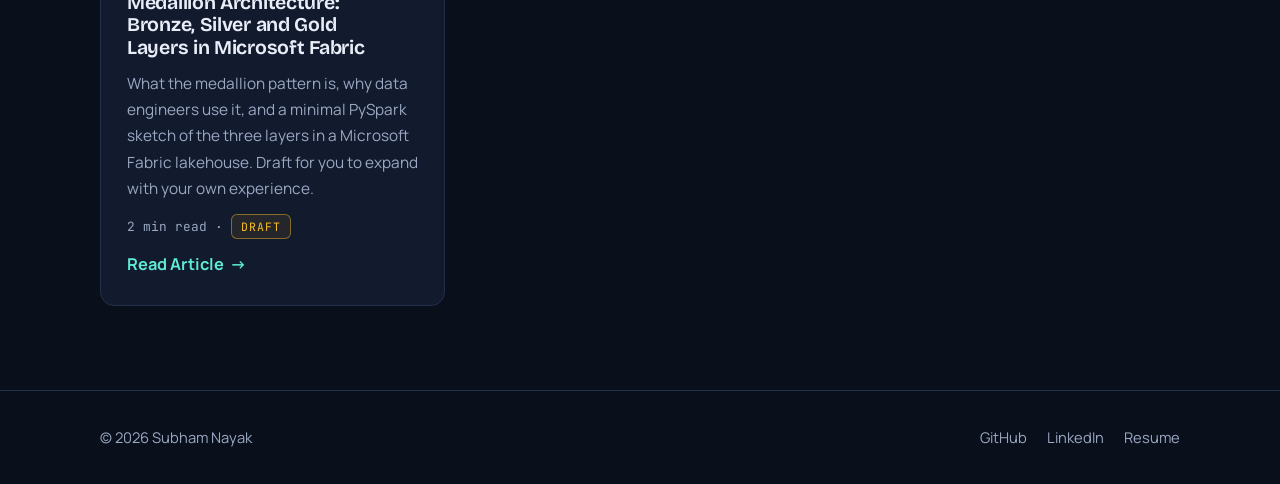
<file: blog.html>
<!DOCTYPE html>
<html lang="en">
<head>
  <meta charset="utf-8">
  <meta name="viewport" content="width=device-width, initial-scale=1">
  <title>Blog — Subham Nayak</title>
  <meta name="description" content="Technical blog by Subham Nayak: Python, SQL, data analytics, machine learning, data engineering and Microsoft Fabric.">
  <link rel="preconnect" href="https://fonts.googleapis.com">
  <link rel="preconnect" href="https://fonts.gstatic.com" crossorigin>
  <link rel="stylesheet" href="https://fonts.googleapis.com/css2?family=Bricolage+Grotesque:opsz,wght@12..96,500..800&family=JetBrains+Mono:wght@400;500&family=Manrope:wght@400..800&display=swap">
  <link rel="stylesheet" href="css/styles.css">
  <script>document.documentElement.classList.add("js");</script>
</head>
<body>
  <a class="skip-link" href="#main">Skip to main content</a>

  <header class="site-header">
    <div class="container nav">
      <a class="brand" href="index.html">Subham<span>.</span>Nayak</a>
      <button class="nav-toggle" aria-expanded="false" aria-controls="nav-links">Menu</button>
      <nav aria-label="Main">
        <ul class="nav-links" id="nav-links">
          <li><a href="index.html">Home</a></li>
          <li><a href="about.html">About</a></li>
          <li><a href="projects.html">Projects</a></li>
          <li><a href="experience.html">Experience</a></li>
          <li><a href="certifications.html">Certifications</a></li>
          <li><a href="blog.html" aria-current="page">Blog</a></li>
          <li><a href="contact.html">Contact</a></li>
        </ul>
      </nav>
    </div>
  </header>

  <main id="main">
    <div class="page-head">
      <div class="container hero-anim">
        <span class="eyebrow">Blog</span>
        <h1>Technical Blog</h1>
        <p>I share technical learnings, practical examples and project insights on Python, SQL, data analytics, machine learning and data engineering.</p>
      </div>
    </div>

    <section>
      <div class="container">
        <!-- Search and filters are shown by JavaScript (js/main.js). Without JavaScript all articles are listed. -->
        <div class="blog-tools" id="blog-tools" hidden>
          <div class="search-field">
            <label for="blog-search">Search articles</label>
            <input id="blog-search" type="search" placeholder="Try &quot;pandas&quot;, &quot;window&quot; or &quot;scaling&quot;" autocomplete="off">
          </div>
          <div class="filter-row" role="group" aria-label="Filter by category">
            <button type="button" class="filter-btn" data-filter="all" aria-pressed="true">All</button>
            <button type="button" class="filter-btn" data-filter="Python" aria-pressed="false">Python</button>
            <button type="button" class="filter-btn" data-filter="SQL" aria-pressed="false">SQL</button>
            <button type="button" class="filter-btn" data-filter="Data Analytics" aria-pressed="false">Data Analytics</button>
            <button type="button" class="filter-btn" data-filter="Machine Learning" aria-pressed="false">Machine Learning</button>
            <button type="button" class="filter-btn" data-filter="Data Engineering" aria-pressed="false">Data Engineering</button>
            <button type="button" class="filter-btn" data-filter="Microsoft Fabric" aria-pressed="false">Microsoft Fabric</button>
          </div>
          <p class="result-count" id="blog-count" role="status" aria-live="polite"></p>
        </div>

        <div class="grid grid-3" id="blog-grid">
        <article class="card blog-card reveal" data-categories="Machine Learning|Python">
          <ul class="cat-tags" aria-label="Categories"><li>Machine Learning</li><li>Python</li></ul>
          <h3>Understanding Feature Scaling: Standardization vs. Normalization</h3>
          <p class="blog-desc">Why scaling matters for many machine learning algorithms, how standardization and min-max normalization differ, and how to apply them in scikit-learn without data leakage.</p>
          <p class="meta"><!-- Optional date: <time datetime="2026-01-31">31 Jan 2026</time> · -->4 min read</p>
          <a class="read-link" href="blog-feature-scaling.html" aria-label="Read article: Understanding Feature Scaling: Standardization vs. Normalization">Read Article <span aria-hidden="true">→</span></a>
        </article>
        <article class="card blog-card reveal" data-categories="Machine Learning|Python">
          <ul class="cat-tags" aria-label="Categories"><li>Machine Learning</li><li>Python</li></ul>
          <h3>Linear Regression Explained with a Practical Python Example</h3>
          <p class="blog-desc">How linear regression fits a line by least squares, with a step-by-step Python example covering training, prediction, evaluation and residual checks.</p>
          <p class="meta"><!-- Optional date: <time datetime="2026-01-31">31 Jan 2026</time> · -->3 min read</p>
          <a class="read-link" href="blog-linear-regression.html" aria-label="Read article: Linear Regression Explained with a Practical Python Example">Read Article <span aria-hidden="true">→</span></a>
        </article>
        <article class="card blog-card reveal" data-categories="SQL|Data Analytics">
          <ul class="cat-tags" aria-label="Categories"><li>SQL</li><li>Data Analytics</li></ul>
          <h3>SQL Techniques for Data Analysis</h3>
          <p class="blog-desc">Six practical SQL patterns for analysis: aggregation, CASE, CTEs, window functions, top-N per group, and handling missing matches with LEFT JOIN and COALESCE.</p>
          <p class="meta"><!-- Optional date: <time datetime="2026-01-31">31 Jan 2026</time> · -->3 min read</p>
          <a class="read-link" href="blog-sql-data-analysis.html" aria-label="Read article: SQL Techniques for Data Analysis">Read Article <span aria-hidden="true">→</span></a>
        </article>
        <article class="card blog-card reveal" data-categories="Python|Data Analytics">
          <ul class="cat-tags" aria-label="Categories"><li>Python</li><li>Data Analytics</li></ul>
          <h3>Exploratory Data Analysis Using pandas</h3>
          <p class="blog-desc">A repeatable EDA routine in pandas: inspect structure, find missing values and duplicates, clean text and types, summarise by group, spot outliers and plot distributions.</p>
          <p class="meta"><!-- Optional date: <time datetime="2026-01-31">31 Jan 2026</time> · -->2 min read</p>
          <a class="read-link" href="blog-eda-pandas.html" aria-label="Read article: Exploratory Data Analysis Using pandas">Read Article <span aria-hidden="true">→</span></a>
        </article>
        <article class="card blog-card reveal" data-categories="Machine Learning|Python">
          <ul class="cat-tags" aria-label="Categories"><li>Machine Learning</li><li>Python</li></ul>
          <h3>Evaluating Machine Learning Models</h3>
          <p class="blog-desc">How to judge a model honestly: held-out test sets, classification metrics beyond accuracy, cross-validation, regression metrics, and spotting overfitting.</p>
          <p class="meta"><!-- Optional date: <time datetime="2026-01-31">31 Jan 2026</time> · -->3 min read</p>
          <a class="read-link" href="blog-evaluating-ml-models.html" aria-label="Read article: Evaluating Machine Learning Models">Read Article <span aria-hidden="true">→</span></a>
        </article>
        <article class="card blog-card reveal" data-categories="Data Analytics">
          <ul class="cat-tags" aria-label="Categories"><li>Data Analytics</li></ul>
          <h3>Building a Data Analytics Dashboard with Power BI</h3>
          <p class="blog-desc">A step-by-step outline for planning, modelling and designing a Power BI dashboard, with starter DAX measures. Draft: add your own dashboard and screenshots before publishing.</p>
          <p class="meta"><!-- Optional date: <time datetime="2026-01-31">31 Jan 2026</time> · -->2 min read · <span class="badge-draft">Draft</span></p>
          <a class="read-link" href="blog-powerbi-dashboard.html" aria-label="Read article: Building a Data Analytics Dashboard with Power BI">Read Article <span aria-hidden="true">→</span></a>
        </article>
        <article class="card blog-card reveal" data-categories="Data Engineering|Microsoft Fabric">
          <ul class="cat-tags" aria-label="Categories"><li>Data Engineering</li><li>Microsoft Fabric</li></ul>
          <h3>Medallion Architecture: Bronze, Silver and Gold Layers in Microsoft Fabric</h3>
          <p class="blog-desc">What the medallion pattern is, why data engineers use it, and a minimal PySpark sketch of the three layers in a Microsoft Fabric lakehouse. Draft for you to expand with your own experience.</p>
          <p class="meta"><!-- Optional date: <time datetime="2026-01-31">31 Jan 2026</time> · -->2 min read · <span class="badge-draft">Draft</span></p>
          <a class="read-link" href="blog-medallion-architecture-fabric.html" aria-label="Read article: Medallion Architecture: Bronze, Silver and Gold Layers in Microsoft Fabric">Read Article <span aria-hidden="true">→</span></a>
        </article>
        </div>

        <div class="empty-state" id="blog-empty" hidden>
          <h3>No articles found</h3>
          <p>Nothing matches your search and category. Try a different keyword or clear the filters.</p>
          <button type="button" class="btn btn-outline" id="blog-clear">Clear search and filters</button>
        </div>
      </div>
    </section>
  </main>

  <footer class="site-footer">
    <div class="container footer-inner">
      <span>© <span data-year>2026</span> Subham Nayak</span>
      <ul>
        <li><a href="https://github.com/Subhamnayak20" target="_blank" rel="noopener">GitHub</a></li>
        <li><a href="https://www.linkedin.com/in/subham-nayak-2ba433291" target="_blank" rel="noopener">LinkedIn</a></li>
        <li><a href="experience.html#resume">Resume</a></li>
      </ul>
    </div>
  </footer>
  <script src="js/main.js"></script>
</body>
</html>
</file>
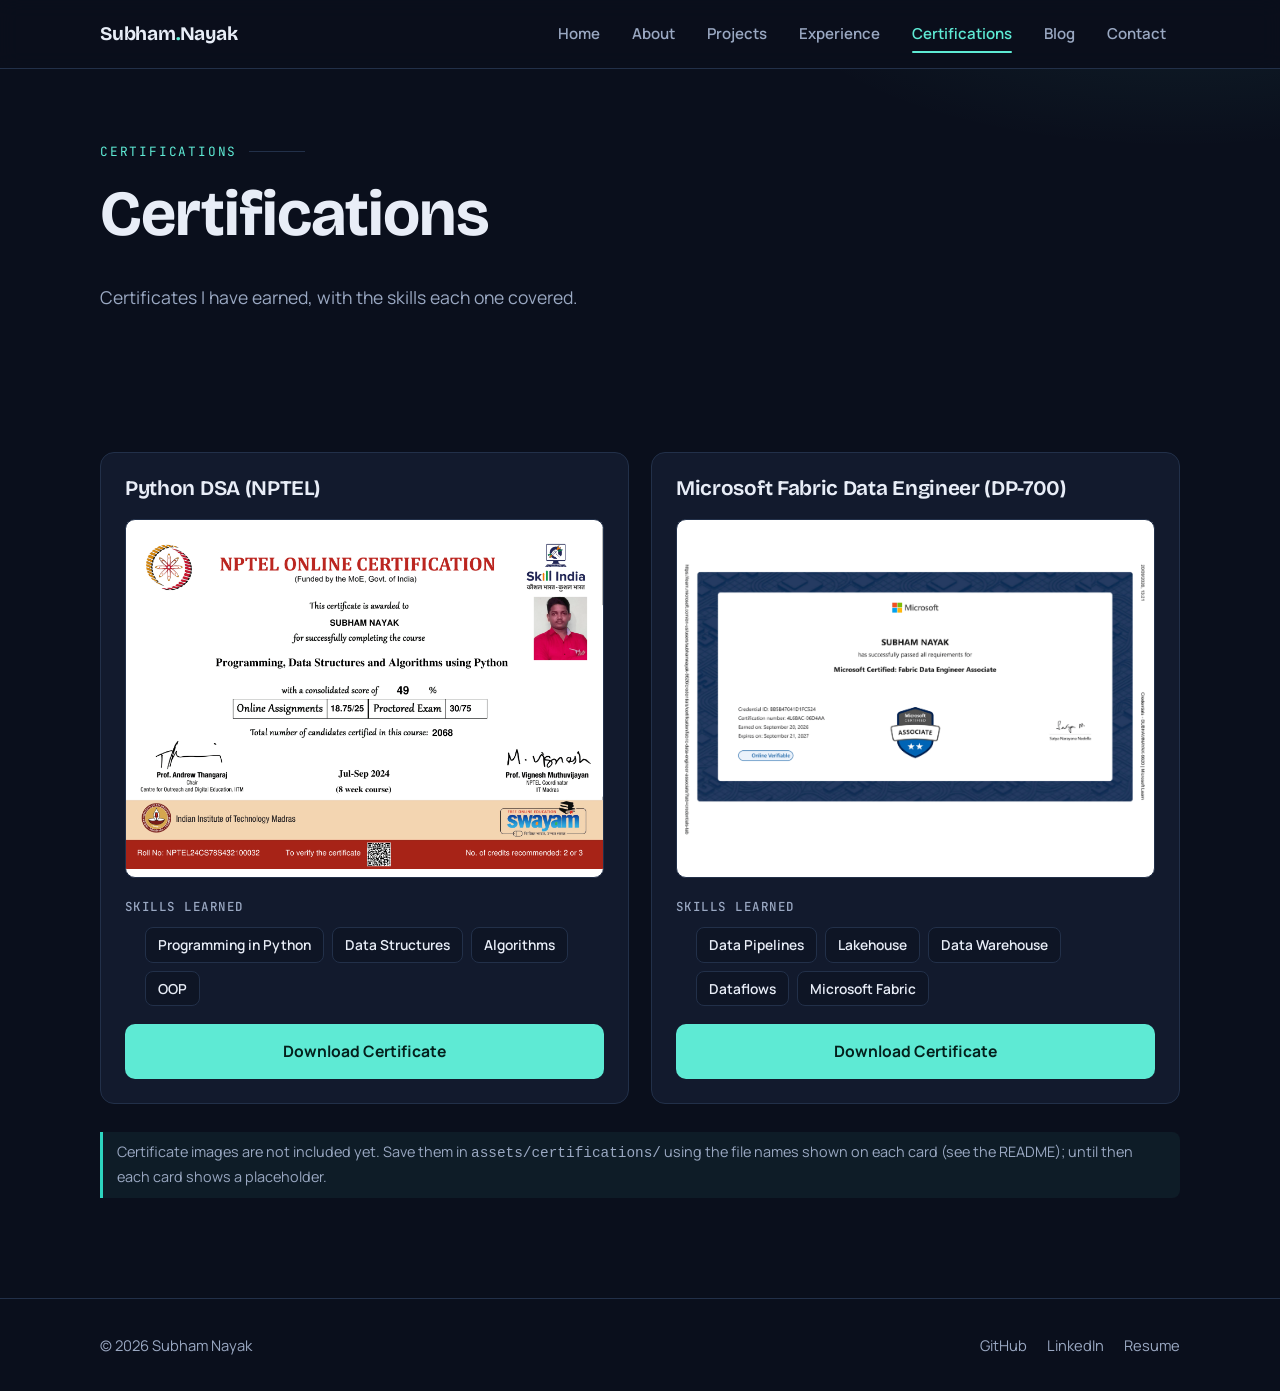
<file: certifications.html>
<!DOCTYPE html>
<html lang="en">
<head>
  <meta charset="utf-8">
  <meta name="viewport" content="width=device-width, initial-scale=1">
  <title>Certifications — Subham Nayak</title>
  <meta name="description" content="Certifications earned by Subham Nayak: Python DSA (NPTEL) and Microsoft Fabric Data Engineer (DP-700).">
  <link rel="preconnect" href="https://fonts.googleapis.com">
  <link rel="preconnect" href="https://fonts.gstatic.com" crossorigin>
  <link rel="stylesheet" href="https://fonts.googleapis.com/css2?family=Bricolage+Grotesque:opsz,wght@12..96,500..800&family=JetBrains+Mono:wght@400;500&family=Manrope:wght@400..800&display=swap">
  <link rel="stylesheet" href="css/styles.css">
  <script>document.documentElement.classList.add("js");</script>
</head>
<body>
  <a class="skip-link" href="#main">Skip to main content</a>

  <header class="site-header">
    <div class="container nav">
      <a class="brand" href="index.html">Subham<span>.</span>Nayak</a>
      <button class="nav-toggle" aria-expanded="false" aria-controls="nav-links">Menu</button>
      <nav aria-label="Main">
        <ul class="nav-links" id="nav-links">
          <li><a href="index.html">Home</a></li>
          <li><a href="about.html">About</a></li>
          <li><a href="projects.html">Projects</a></li>
          <li><a href="experience.html">Experience</a></li>
          <li><a href="certifications.html" aria-current="page">Certifications</a></li>
          <li><a href="blog.html">Blog</a></li>
          <li><a href="contact.html">Contact</a></li>
        </ul>
      </nav>
    </div>
  </header>

  <main id="main">
    <div class="page-head">
      <div class="container hero-anim">
        <span class="eyebrow">Certifications</span>
        <h1>Certifications</h1>
        <p>Certificates I have earned, with the skills each one covered.</p>
      </div>
    </div>

    <section>
      <div class="container grid grid-2">

        <!-- ===== CERTIFICATE CARD 1 =====
             To add a certificate: copy this whole <article>, paste it below the last one, then change
             (1) the title, (2) the image path in src, (3) the alt text, (4) the skills, and
             (5) the href/download of the button so they all use the SAME file name.
             Save the image in assets/certifications/ . -->
        <article class="card cert-card reveal">
          <h3>Python DSA (NPTEL)</h3>
          <div class="cert-img">
            <img src="assets/certifications/python-dsa-nptel-certification.png" alt="Python DSA (NPTEL) certificate awarded to Subham Nayak" loading="lazy">
          </div>
          <div class="cert-skills">
            <h4>Skills learned</h4>
            <ul class="chips">
              <li>Programming in Python</li>
              <li>Data Structures</li>
              <li>Algorithms</li>
              <li>OOP</li>
            </ul>
          </div>
          <a class="btn btn-primary" href="assets/certifications/python-dsa-nptel-certification.png" download="python-dsa-nptel-certification.png" data-cert-download aria-label="Download the Python DSA (NPTEL) certificate image">Download Certificate</a>
        </article>

        <!-- ===== CERTIFICATE CARD 2 ===== -->
        <article class="card cert-card reveal">
          <h3>Microsoft Fabric Data Engineer (DP-700)</h3>
          <div class="cert-img">
            <img src="assets/certifications/fabric-dp700-certification.png" alt="Microsoft Fabric Data Engineer (DP-700) certificate awarded to Subham Nayak" loading="lazy">
          </div>
          <div class="cert-skills">
            <h4>Skills learned</h4>
            <ul class="chips">
              <li>Data Pipelines</li>
              <li>Lakehouse</li>
              <li>Data Warehouse</li>
              <li>Dataflows</li>
              <li>Microsoft Fabric</li>
            </ul>
          </div>
          <a class="btn btn-primary" href="assets/certifications/fabric-dp700-certification.png" download="fabric-dp700-certification.png" data-cert-download aria-label="Download the Microsoft Fabric Data Engineer (DP-700) certificate image">Download Certificate</a>
        </article>

      </div>
      <div class="container" style="margin-top:28px">
        <p class="notice">Certificate images are not included yet. Save them in <code>assets/certifications/</code> using the file names shown on each card (see the README); until then each card shows a placeholder.</p>
      </div>
    </section>
  </main>

  <footer class="site-footer">
    <div class="container footer-inner">
      <span>© <span data-year>2026</span> Subham Nayak</span>
      <ul>
        <li><a href="https://github.com/Subhamnayak20" target="_blank" rel="noopener">GitHub</a></li>
        <li><a href="https://www.linkedin.com/in/subham-nayak-2ba433291" target="_blank" rel="noopener">LinkedIn</a></li>
        <li><a href="experience.html#resume">Resume</a></li>
      </ul>
    </div>
  </footer>
  <script src="js/main.js"></script>
</body>
</html>
</file>
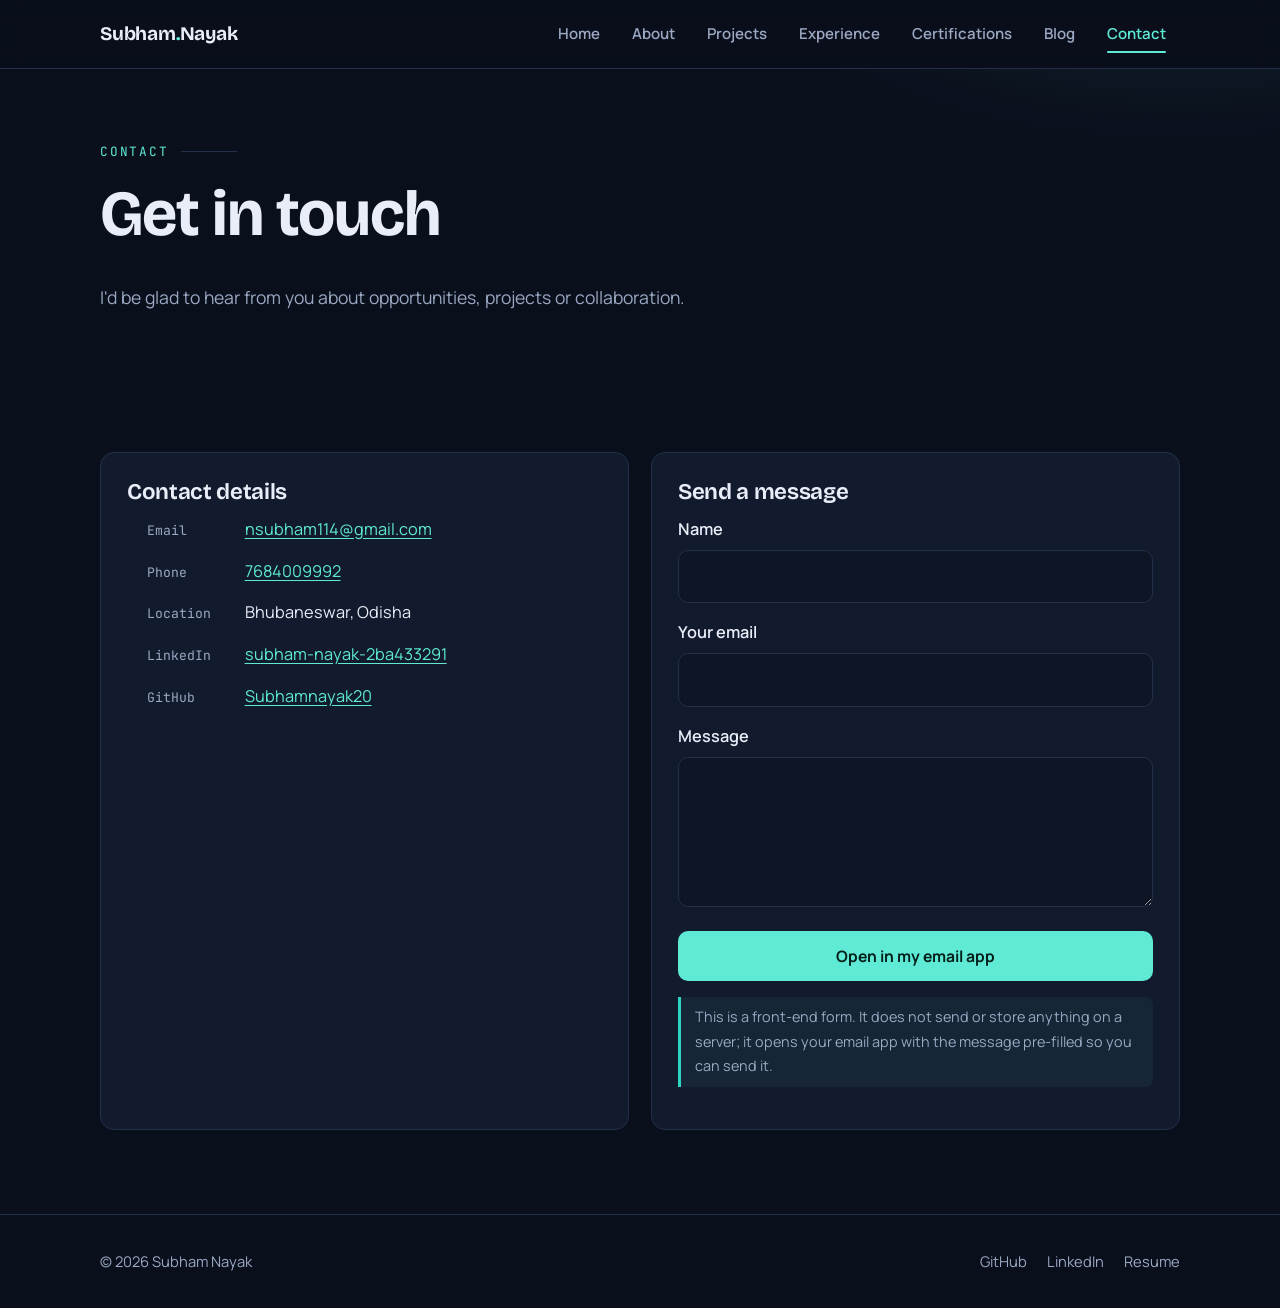
<file: contact.html>
<!DOCTYPE html>
<html lang="en">
<head>
  <meta charset="utf-8">
  <meta name="viewport" content="width=device-width, initial-scale=1">
  <title>Contact — Subham Nayak</title>
  <meta name="description" content="Get in touch with Subham Nayak.">
  <link rel="preconnect" href="https://fonts.googleapis.com">
  <link rel="preconnect" href="https://fonts.gstatic.com" crossorigin>
  <link rel="stylesheet" href="https://fonts.googleapis.com/css2?family=Bricolage+Grotesque:opsz,wght@12..96,500..800&family=JetBrains+Mono:wght@400;500&family=Manrope:wght@400..800&display=swap">
  <link rel="stylesheet" href="css/styles.css">
  <script>document.documentElement.classList.add("js");</script>
</head>
<body>
  <a class="skip-link" href="#main">Skip to main content</a>

  <header class="site-header">
    <div class="container nav">
      <a class="brand" href="index.html">Subham<span>.</span>Nayak</a>
      <button class="nav-toggle" aria-expanded="false" aria-controls="nav-links">Menu</button>
      <nav aria-label="Main">
        <ul class="nav-links" id="nav-links">
          <li><a href="index.html">Home</a></li>
          <li><a href="about.html">About</a></li>
          <li><a href="projects.html">Projects</a></li>
          <li><a href="experience.html">Experience</a></li>
          <li><a href="certifications.html">Certifications</a></li>
          <li><a href="blog.html">Blog</a></li>
          <li><a href="contact.html" aria-current="page">Contact</a></li>
        </ul>
      </nav>
    </div>
  </header>

  <main id="main">
    <div class="page-head">
      <div class="container">
        <span class="eyebrow">Contact</span>
        <h1>Get in touch</h1>
        <p>I'd be glad to hear from you about opportunities, projects or collaboration.</p>
      </div>
    </div>

    <section>
      <div class="container grid grid-2">
        <div class="card reveal">
          <h2 style="font-size:1.4rem">Contact details</h2>
          <!-- To hide a detail from the public, delete its whole <li> line. -->
          <ul class="contact-list">
            <li><span class="label">Email</span><a href="mailto:nsubham114@gmail.com">nsubham114@gmail.com</a></li>
            <li><span class="label">Phone</span><a href="tel:+917684009992">7684009992</a></li>
            <li><span class="label">Location</span><span>Bhubaneswar, Odisha</span></li>
            <li><span class="label">LinkedIn</span><a href="https://www.linkedin.com/in/subham-nayak-2ba433291" target="_blank" rel="noopener">subham-nayak-2ba433291</a></li>
            <li><span class="label">GitHub</span><a href="https://github.com/Subhamnayak20" target="_blank" rel="noopener">Subhamnayak20</a></li>
          </ul>
        </div>

        <div class="card reveal">
          <h2 style="font-size:1.4rem">Send a message</h2>
          <form id="contact-form" data-mailto="nsubham114@gmail.com">
            <div>
              <label for="name">Name</label>
              <input id="name" name="name" type="text" autocomplete="name" required>
            </div>
            <div>
              <label for="email">Your email</label>
              <input id="email" name="email" type="email" autocomplete="email" required>
            </div>
            <div>
              <label for="message">Message</label>
              <textarea id="message" name="message" required></textarea>
            </div>
            <button class="btn btn-primary" type="submit">Open in my email app</button>
            <p class="notice">This is a front-end form. It does not send or store anything on a server; it opens your email app with the message pre-filled so you can send it.</p>
          </form>
        </div>
      </div>
    </section>
  </main>

  <footer class="site-footer">
    <div class="container footer-inner">
      <span>© <span data-year>2026</span> Subham Nayak</span>
      <ul>
        <li><a href="https://github.com/Subhamnayak20" target="_blank" rel="noopener">GitHub</a></li>
        <li><a href="https://www.linkedin.com/in/subham-nayak-2ba433291" target="_blank" rel="noopener">LinkedIn</a></li>
        <li><a href="experience.html#resume">Resume</a></li>
      </ul>
    </div>
  </footer>
  <script src="js/main.js"></script>
</body>
</html>
</file>
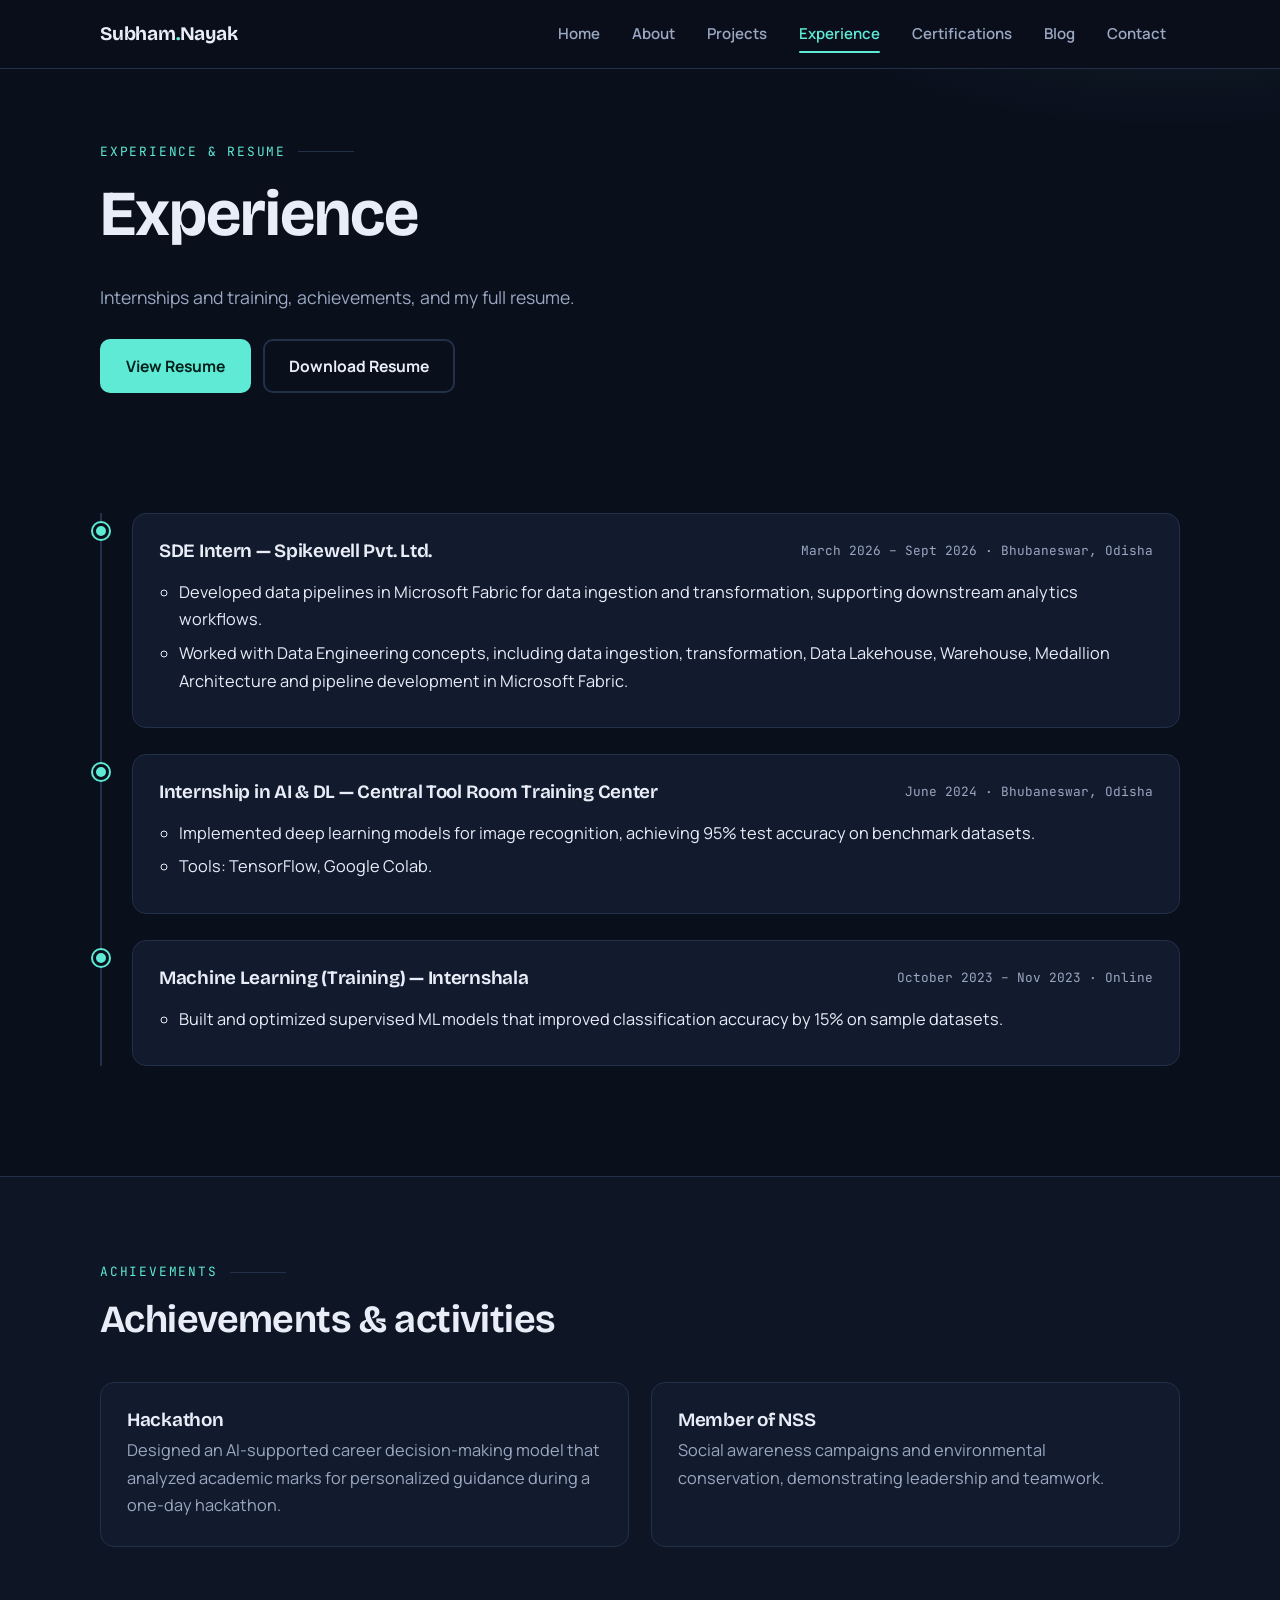
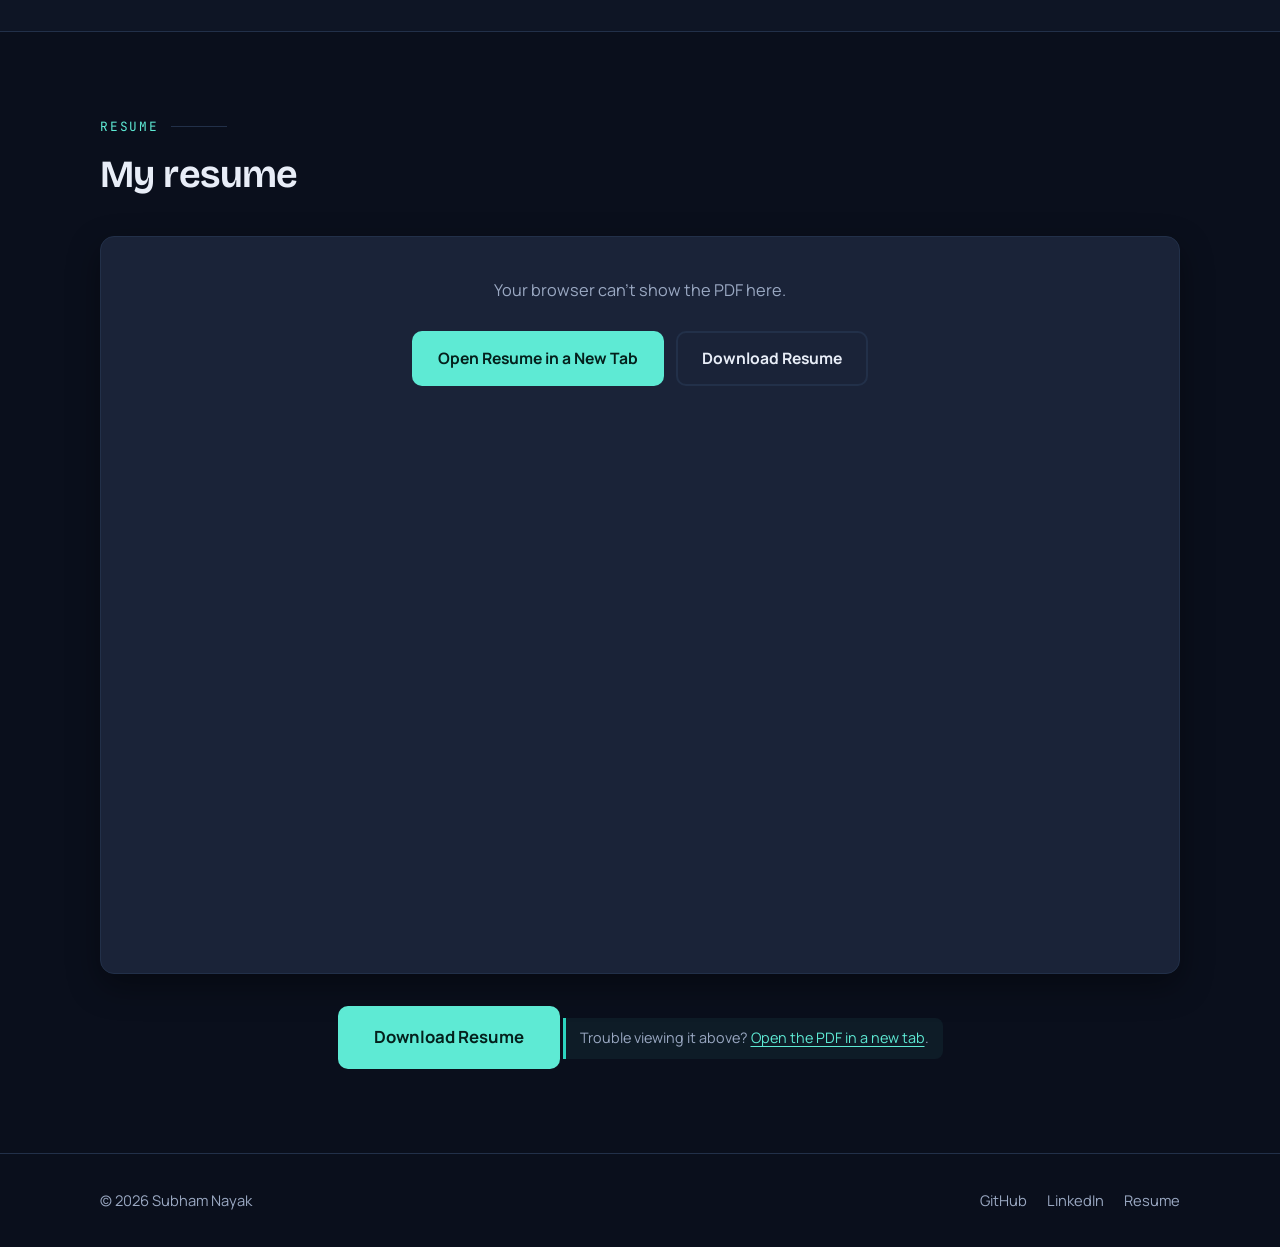
<file: experience.html>
<!DOCTYPE html>
<html lang="en">
<head>
  <meta charset="utf-8">
  <meta name="viewport" content="width=device-width, initial-scale=1">
  <title>Experience &amp; Resume — Subham Nayak</title>
  <meta name="description" content="Internships, achievements and the resume of Subham Nayak.">
  <link rel="preconnect" href="https://fonts.googleapis.com">
  <link rel="preconnect" href="https://fonts.gstatic.com" crossorigin>
  <link rel="stylesheet" href="https://fonts.googleapis.com/css2?family=Bricolage+Grotesque:opsz,wght@12..96,500..800&family=JetBrains+Mono:wght@400;500&family=Manrope:wght@400..800&display=swap">
  <link rel="stylesheet" href="css/styles.css">
  <script>document.documentElement.classList.add("js");</script>
</head>
<body>
  <a class="skip-link" href="#main">Skip to main content</a>

  <header class="site-header">
    <div class="container nav">
      <a class="brand" href="index.html">Subham<span>.</span>Nayak</a>
      <button class="nav-toggle" aria-expanded="false" aria-controls="nav-links">Menu</button>
      <nav aria-label="Main">
        <ul class="nav-links" id="nav-links">
          <li><a href="index.html">Home</a></li>
          <li><a href="about.html">About</a></li>
          <li><a href="projects.html">Projects</a></li>
          <li><a href="experience.html" aria-current="page">Experience</a></li>
          <li><a href="certifications.html">Certifications</a></li>
          <li><a href="blog.html">Blog</a></li>
          <li><a href="contact.html">Contact</a></li>
        </ul>
      </nav>
    </div>
  </header>

  <main id="main">
    <div class="page-head">
      <div class="container hero-anim">
        <span class="eyebrow">Experience &amp; Resume</span>
        <h1>Experience</h1>
        <p>Internships and training, achievements, and my full resume.</p>
        <div class="btn-row">
          <a class="btn btn-primary" href="#resume">View Resume</a>
          <a class="btn btn-outline" href="assets/resume.pdf" download="Subham-Nayak-Resume.pdf">Download Resume</a>
        </div>
      </div>
    </div>

    <!-- EXPERIENCE TIMELINE (most recent first) -->
    <section>
      <div class="container">
        <ol class="timeline">
          <li class="reveal">
            <div class="card">
              <div class="timeline-top">
                <h3>SDE Intern — Spikewell Pvt. Ltd.</h3>
                <span class="meta">March 2026 – Sept 2026 · Bhubaneswar, Odisha</span>
              </div>
              <ul>
                <li>Developed data pipelines in Microsoft Fabric for data ingestion and transformation, supporting downstream analytics workflows.</li>
                <li>Worked with Data Engineering concepts, including data ingestion, transformation, Data Lakehouse, Warehouse, Medallion Architecture and pipeline development in Microsoft Fabric.</li>
              </ul>
            </div>
          </li>
          <li class="reveal">
            <div class="card">
              <div class="timeline-top">
                <h3>Internship in AI &amp; DL — Central Tool Room Training Center</h3>
                <span class="meta">June 2024 · Bhubaneswar, Odisha</span>
              </div>
              <ul>
                <li>Implemented deep learning models for image recognition, achieving 95% test accuracy on benchmark datasets.</li>
                <li>Tools: TensorFlow, Google Colab.</li>
              </ul>
            </div>
          </li>
          <li class="reveal">
            <div class="card">
              <div class="timeline-top">
                <h3>Machine Learning (Training) — Internshala</h3>
                <span class="meta">October 2023 – Nov 2023 · Online</span>
              </div>
              <ul>
                <li>Built and optimized supervised ML models that improved classification accuracy by 15% on sample datasets.</li>
              </ul>
            </div>
          </li>
        </ol>
      </div>
    </section>

    <!-- ACHIEVEMENTS (certifications now live on certifications.html) -->
    <section class="section-alt" id="achievements">
      <div class="container">
        <div class="section-head reveal">
          <span class="eyebrow">Achievements</span>
          <h2>Achievements &amp; activities</h2>
        </div>
        <div class="grid grid-2">
          <div class="card reveal">
            <h3>Hackathon</h3>
            <p class="muted" style="margin:0">Designed an AI-supported career decision-making model that analyzed academic marks for personalized guidance during a one-day hackathon.</p>
          </div>
          <div class="card reveal">
            <h3>Member of NSS</h3>
            <p class="muted" style="margin:0">Social awareness campaigns and environmental conservation, demonstrating leadership and teamwork.</p>
          </div>
        </div>
      </div>
    </section>

    <!-- RESUME VIEWER: shows assets/resume.pdf. Replace that file to update the resume; no code changes needed. -->
    <section id="resume">
      <div class="container">
        <div class="section-head reveal">
          <span class="eyebrow">Resume</span>
          <h2>My resume</h2>
        </div>
        <div class="pdf-viewer reveal">
          <object data="assets/resume.pdf#view=FitH" type="application/pdf" aria-label="Resume of Subham Nayak (PDF)">
            <!-- Shown only when the browser cannot display PDFs inline (common on phones) -->
            <div class="pdf-fallback">
              <p>Your browser can't show the PDF here.</p>
              <div class="btn-row">
                <a class="btn btn-primary" href="assets/resume.pdf" target="_blank" rel="noopener">Open Resume in a New Tab</a>
                <a class="btn btn-outline" href="assets/resume.pdf" download="Subham-Nayak-Resume.pdf">Download Resume</a>
              </div>
            </div>
          </object>
        </div>
        <div class="resume-actions reveal">
          <a class="btn btn-primary btn-lg" href="assets/resume.pdf" download="Subham-Nayak-Resume.pdf" aria-label="Download Subham Nayak's resume as a PDF">Download Resume</a>
          <p class="notice">Trouble viewing it above? <a href="assets/resume.pdf" target="_blank" rel="noopener">Open the PDF in a new tab</a>.</p>
        </div>
      </div>
    </section>
  </main>

  <footer class="site-footer">
    <div class="container footer-inner">
      <span>© <span data-year>2026</span> Subham Nayak</span>
      <ul>
        <li><a href="https://github.com/Subhamnayak20" target="_blank" rel="noopener">GitHub</a></li>
        <li><a href="https://www.linkedin.com/in/subham-nayak-2ba433291" target="_blank" rel="noopener">LinkedIn</a></li>
        <li><a href="experience.html#resume">Resume</a></li>
      </ul>
    </div>
  </footer>
  <script src="js/main.js"></script>
</body>
</html>
</file>
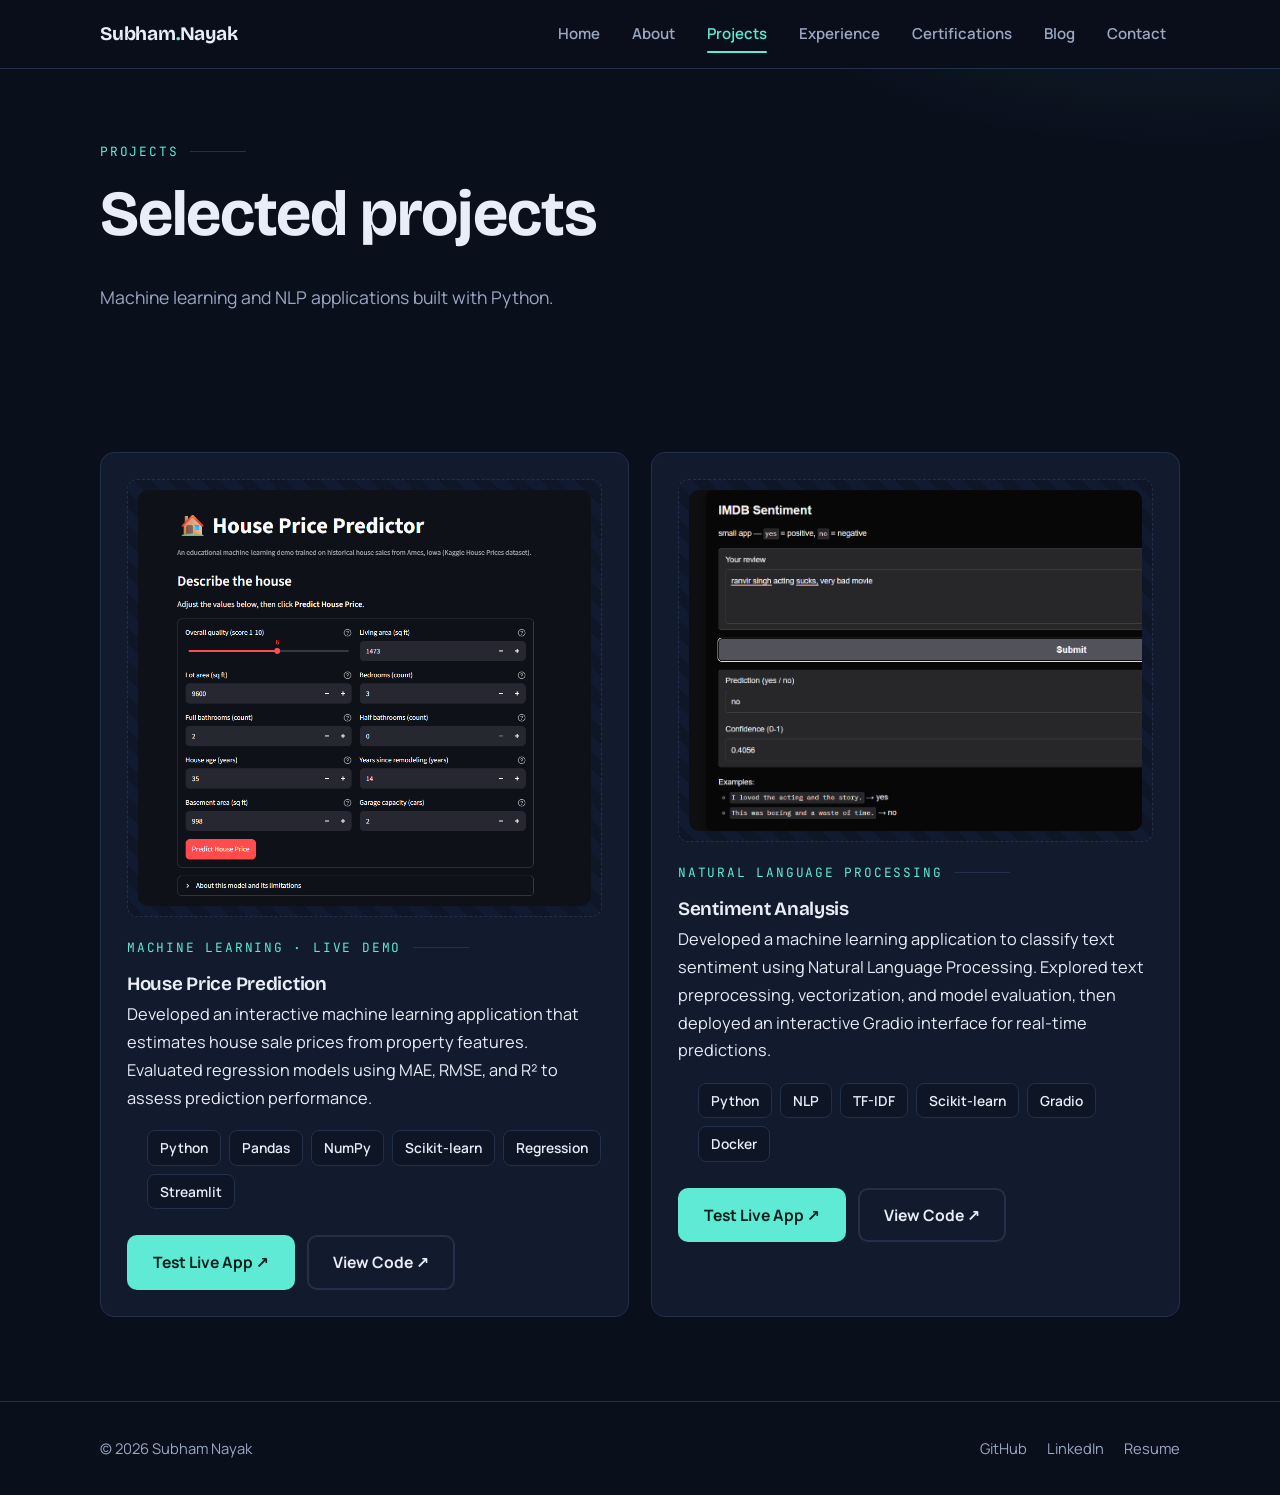
<file: projects.html>
<!DOCTYPE html>
<html lang="en">
<head>
  <meta charset="utf-8">
  <meta name="viewport" content="width=device-width, initial-scale=1">
  <title>Projects — Subham Nayak</title>
  <meta name="description" content="Machine learning and NLP projects by Subham Nayak.">

  <link rel="preconnect" href="https://fonts.googleapis.com">
  <link rel="preconnect" href="https://fonts.gstatic.com" crossorigin>
  <link rel="stylesheet" href="https://fonts.googleapis.com/css2?family=Bricolage+Grotesque:opsz,wght@12..96,500..800&family=JetBrains+Mono:wght@400;500&family=Manrope:wght@400..800&display=swap">
  <link rel="stylesheet" href="css/styles.css">
  <script>document.documentElement.classList.add("js");</script>
</head>

<body>
  <a class="skip-link" href="#main">Skip to main content</a>

  <header class="site-header">
    <div class="container nav">
      <a class="brand" href="index.html">Subham<span>.</span>Nayak</a>
      <button class="nav-toggle" aria-expanded="false" aria-controls="nav-links">Menu</button>

      <nav aria-label="Main">
        <ul class="nav-links" id="nav-links">
          <li><a href="index.html">Home</a></li>
          <li><a href="about.html">About</a></li>
          <li><a href="projects.html" aria-current="page">Projects</a></li>
          <li><a href="experience.html">Experience</a></li>
          <li><a href="certifications.html">Certifications</a></li>
          <li><a href="blog.html">Blog</a></li>
          <li><a href="contact.html">Contact</a></li>
        </ul>
      </nav>
    </div>
  </header>

  <main id="main">
    <div class="page-head">
      <div class="container">
        <span class="eyebrow">Projects</span>
        <h1>Selected projects</h1>
        <p>Machine learning and NLP applications built with Python.</p>
      </div>
    </div>

    <section>
      <div class="container grid grid-2">

        <!-- PROJECT 1: HOUSE PRICE PREDICTION -->
        <article class="card reveal">
          <div class="shot">
            <img
              src="assets/projects/house/house-price-prediction.png"
              alt="House Price Prediction machine learning application"
              data-fallback="shot"
              data-file="assets/projects/house-price-prediction.png">
          </div>

          <span class="eyebrow">Machine Learning · Live Demo</span>
          <h3>House Price Prediction</h3>

          <p>
            Developed an interactive machine learning application that estimates
            house sale prices from property features. Evaluated regression models
            using MAE, RMSE, and R² to assess prediction performance.
          </p>

          <ul class="chips" aria-label="Technologies">
            <li>Python</li>
            <li>Pandas</li>
            <li>NumPy</li>
            <li>Scikit-learn</li>
            <li>Regression</li>
            <li>Streamlit</li>
          </ul>

          <div class="btn-row">
            <a
              class="btn btn-primary"
              href="https://housepredictionmldl.streamlit.app/"
              target="_blank"
              rel="noopener noreferrer">
              Test Live App ↗
            </a>

            <a
              class="btn btn-outline"
              href="https://github.com/Subhamnayak20/house_prediction"
              target="_blank"
              rel="noopener noreferrer">
              View Code ↗
            </a>
          </div>
        </article>


        <!-- PROJECT: SENTIMENT ANALYSIS -->
<article class="card reveal">
  <div class="shot">
    <img
      src="assets/projects/nlp/sentiment-analysis.png"
      alt="Sentiment Analysis application"
      data-fallback="shot"
      data-file="assets/projects/sentiment-analysis.png">
  </div>

  <span class="eyebrow">Natural Language Processing</span>
  <h3>Sentiment Analysis</h3>

  <p>
    Developed a machine learning application to classify text sentiment
    using Natural Language Processing. Explored text preprocessing,
    vectorization, and model evaluation, then deployed an interactive
    Gradio interface for real-time predictions.
  </p>

  <ul class="chips" aria-label="Technologies">
    <li>Python</li>
    <li>NLP</li>
    <li>TF-IDF</li>
    <li>Scikit-learn</li>
    <li>Gradio</li>
    <li>Docker</li>
  </ul>

  <div class="btn-row">
    <a
      class="btn btn-primary"
      href="https://natural-language-processing-lz3a.onrender.com/"
      target="_blank"
      rel="noopener noreferrer">
      Test Live App ↗
    </a>

    <a
      class="btn btn-outline"
      href="https://github.com/Subhamnayak20/natural-language-processing/tree/main/project/sentiment_analysis"
      target="_blank"
      rel="noopener noreferrer">
      View Code ↗
    </a>
  </div>
</article>

      </div>
    </section>
  </main>

  <footer class="site-footer">
    <div class="container footer-inner">
      <span>© <span data-year>2026</span> Subham Nayak</span>
      <ul>
        <li>
          <a href="https://github.com/Subhamnayak20"
             target="_blank" rel="noopener noreferrer">GitHub</a>
        </li>
        <li>
          <a href="https://www.linkedin.com/in/subham-nayak-2ba433291"
             target="_blank" rel="noopener noreferrer">LinkedIn</a>
        </li>
        <li><a href="experience.html#resume">Resume</a></li>
      </ul>
    </div>
  </footer>

  <script src="js/main.js"></script>
</body>

</html>
</file>
<file: css/styles.css>
/* ==========================================================
   Subham Nayak — Portfolio styles
   Edit colours, fonts and spacing in the :root block below.
   Sections: 1 tokens · 2 base · 3 header/nav · 4 buttons · 5 hero
            6 layout & cards · 7 certificates · 8 resume viewer
            9 timeline · 10 contact · 11 footer · 12 animation · 13 responsive · 14 blog
   ========================================================== */

/* 1. Design tokens ---------------------------------------- */
:root {
  color-scheme: dark;
  --bg: #0a0f1c;
  --bg-soft: #0e1525;
  --card: #121a2d;
  --card-hover: #162036;
  --border: #223049;
  --text: #e8edf7;
  --muted: #9aa8c2;
  --accent: #5eead4;
  --accent-strong: #2dd4bf;
  --accent-ink: #04201c;
  --warn: #fbbf24;
  --radius: 14px;
  --shadow: 0 12px 32px rgba(0, 0, 0, .38);
  --font-body: "Manrope", system-ui, -apple-system, "Segoe UI", Roboto, Arial, sans-serif;
  --font-display: "Bricolage Grotesque", "Manrope", system-ui, -apple-system, "Segoe UI", Arial, sans-serif;
  --mono: "JetBrains Mono", ui-monospace, SFMono-Regular, Menlo, Consolas, monospace;
  --max: 1080px;
  --header-h: 68px;
  --ease: cubic-bezier(.22, .61, .36, 1);
}

/* 2. Base -------------------------------------------------- */
*, *::before, *::after { box-sizing: border-box; }
html { scroll-behavior: smooth; scroll-padding-top: calc(var(--header-h) + 16px); }
body {
  margin: 0;
  font-family: var(--font-body);
  font-size: 1.02rem;
  background: var(--bg);
  color: var(--text);
  line-height: 1.7;
  -webkit-font-smoothing: antialiased;
}
img { max-width: 100%; display: block; }
a { color: var(--accent); text-underline-offset: 3px; transition: color .2s var(--ease); }
a:hover { color: #99f6e4; }
:focus-visible { outline: 3px solid var(--accent); outline-offset: 3px; border-radius: 6px; }

.skip-link {
  position: absolute; left: 12px; top: -64px; z-index: 100;
  background: var(--accent); color: var(--accent-ink);
  padding: 10px 16px; border-radius: 8px; font-weight: 700;
}
.skip-link:focus { top: 12px; }

.container { width: min(var(--max), 100% - 40px); margin-inline: auto; }
section { padding: 84px 0; }
.section-alt { background: var(--bg-soft); border-block: 1px solid var(--border); }

h1, h2, h3 { font-family: var(--font-display); line-height: 1.15; margin: 0 0 .5em; letter-spacing: -.015em; text-wrap: balance; }
h1 { font-size: clamp(2.4rem, 5.4vw, 4rem); font-weight: 700; }
h2 { font-size: clamp(1.7rem, 3.2vw, 2.4rem); font-weight: 650; }
h3 { font-size: 1.18rem; font-weight: 650; }
p { margin: 0 0 1.1em; }
.muted { color: var(--muted); }
.accent { color: var(--accent); }

.eyebrow {
  display: flex; align-items: center; gap: 12px; margin-bottom: .9rem;
  font-family: var(--mono); font-size: .8rem; letter-spacing: .14em; text-transform: uppercase; color: var(--accent);
}
.eyebrow::after { content: ""; height: 1px; width: 56px; background: var(--border); }
.section-head { margin-bottom: 40px; max-width: 680px; }

/* 3. Header & navigation ---------------------------------- */
.site-header {
  position: sticky; top: 0; z-index: 50;
  background: rgba(10, 15, 28, .9);
  backdrop-filter: blur(10px);
  border-bottom: 1px solid var(--border);
}
.nav { display: flex; align-items: center; justify-content: space-between; min-height: var(--header-h); gap: 16px; }
.brand { font-family: var(--font-display); font-weight: 700; font-size: 1.2rem; color: var(--text); text-decoration: none; letter-spacing: -.01em; }
.brand span { color: var(--accent); }
.nav-links { display: flex; gap: 4px; list-style: none; margin: 0; padding: 0; flex-wrap: wrap; }
.nav-links a {
  position: relative; display: block; padding: 10px 14px;
  color: var(--muted); text-decoration: none; font-weight: 600; font-size: .94rem;
  transition: color .2s var(--ease);
}
/* animated underline: grows on hover/focus, stays on the current page */
.nav-links a::after {
  content: ""; position: absolute; left: 14px; right: 14px; bottom: 4px; height: 2px;
  background: var(--accent); border-radius: 2px;
  transform: scaleX(0); transform-origin: left; transition: transform .3s var(--ease);
}
.nav-links a:hover, .nav-links a:focus-visible { color: var(--text); }
.nav-links a:hover::after, .nav-links a:focus-visible::after { transform: scaleX(1); }
.nav-links a[aria-current="page"] { color: var(--accent); }
.nav-links a[aria-current="page"]::after { transform: scaleX(1); }

.nav-toggle {
  display: none; background: var(--card); color: var(--text);
  border: 1px solid var(--border); border-radius: 10px;
  padding: 8px 16px; font: inherit; font-weight: 700; cursor: pointer;
  transition: border-color .2s var(--ease);
}
.nav-toggle:hover { border-color: var(--accent); }

/* 4. Buttons ---------------------------------------------- */
.btn {
  display: inline-flex; align-items: center; justify-content: center; gap: 8px;
  padding: 12px 24px; border-radius: 10px; font-weight: 700; font-size: .98rem;
  text-decoration: none; border: 2px solid transparent; cursor: pointer; font-family: inherit;
  transition: transform .2s var(--ease), background-color .2s var(--ease), border-color .2s var(--ease), color .2s var(--ease), box-shadow .2s var(--ease);
}
.btn:hover { transform: translateY(-2px); }
.btn:active { transform: translateY(0); }
.btn-primary { background: var(--accent); color: var(--accent-ink); }
.btn-primary:hover { background: #99f6e4; color: var(--accent-ink); box-shadow: 0 8px 22px rgba(94, 234, 212, .22); }
.btn-outline { border-color: var(--border); color: var(--text); background: transparent; }
.btn-outline:hover { border-color: var(--accent); color: var(--accent); }
.btn-lg { padding: 15px 34px; font-size: 1.05rem; }
.btn[aria-disabled="true"] { opacity: .6; cursor: not-allowed; }
.btn[aria-disabled="true"]:hover { transform: none; box-shadow: none; }
.btn-row { display: flex; flex-wrap: wrap; gap: 12px; margin-top: 26px; }
.btn-row.center { justify-content: center; }

/* 5. Hero -------------------------------------------------- */
.hero {
  padding: 88px 0 72px;
  background: radial-gradient(760px 340px at 88% -8%, rgba(94, 234, 212, .09), transparent 65%);
}
.hero-grid { display: grid; grid-template-columns: 1.4fr 1fr; gap: 56px; align-items: center; }
.hero .lead { font-size: 1.16rem; color: var(--muted); max-width: 56ch; }
.tag-row { display: flex; flex-wrap: wrap; gap: 8px; margin: 20px 0 0; padding: 0; list-style: none; }
.tag {
  font-family: var(--mono); font-size: .8rem; padding: 5px 12px; border-radius: 8px;
  background: var(--card); color: var(--text); border: 1px solid var(--border);
}
.social-row { display: flex; gap: 20px; margin-top: 24px; flex-wrap: wrap; }
.social-row a { color: var(--muted); font-weight: 600; text-decoration: none; }
.social-row a:hover { color: var(--accent); }

.photo-wrap {
  justify-self: center; width: min(320px, 80%); aspect-ratio: 1 / 1; border-radius: 50%;
  padding: 7px; border: 2px solid var(--accent); box-shadow: 16px 16px 0 rgba(94, 234, 212, .08), var(--shadow);
}
.photo-wrap img, .photo-placeholder {
  width: 100%; height: 100%; border-radius: 50%; object-fit: cover; object-position: center 20%; background: var(--card);
}
.photo-placeholder { display: grid; place-items: center; text-align: center; padding: 24px; color: var(--muted); font-size: .9rem; }

/* 6. Layout & cards --------------------------------------- */
.grid { display: grid; gap: 22px; }
.grid-2 { grid-template-columns: repeat(2, minmax(0, 1fr)); }
.grid-3 { grid-template-columns: repeat(3, minmax(0, 1fr)); }
.card {
  background: var(--card); border: 1px solid var(--border); border-radius: var(--radius); padding: 26px;
  transition: transform .3s var(--ease), border-color .3s var(--ease), background-color .3s var(--ease), box-shadow .3s var(--ease);
}
.card:hover { transform: translateY(-4px); border-color: var(--accent-strong); background: var(--card-hover); box-shadow: var(--shadow); }
.card h3 { margin-bottom: .35em; }
.card ul { margin: 10px 0 0; padding-left: 1.2em; }
.card li { margin-bottom: 6px; }
.meta { font-family: var(--mono); font-size: .8rem; color: var(--muted); }

.chips { display: flex; flex-wrap: wrap; gap: 8px; list-style: none; margin: 14px 0 0; padding: 0; }
.chips li {
  margin: 0; padding: 5px 12px; border-radius: 8px; font-size: .86rem; font-weight: 600;
  background: var(--bg-soft); border: 1px solid var(--border); color: var(--text);
}

/* About block on the home page */
.about-text { font-size: 1.08rem; }
.about-text p { color: #c9d3e6; max-width: 62ch; }
.about-text p:first-of-type { color: var(--text); font-size: 1.2rem; }

.media-frame {
  aspect-ratio: 16 / 9; max-width: 100%; border-radius: var(--radius); overflow: hidden;
  background: var(--card); border: 1px dashed var(--border); display: grid; place-items: center;
}
.media-frame video, .media-frame iframe { width: 100%; height: 100%; border: 0; background: #000; }
.placeholder-box { text-align: center; padding: 24px; color: var(--muted); max-width: 46ch; }
.placeholder-box strong { color: var(--text); display: block; margin-bottom: 6px; }
.shot {
  aspect-ratio: 16 / 9; max-width: 100%; border-radius: 10px; margin-bottom: 20px;
  background: repeating-linear-gradient(45deg, #0e1628, #0e1628 12px, #101a30 12px, #101a30 24px);
  border: 1px dashed var(--border); display: grid; place-items: center;
  color: var(--muted); font-size: .85rem; text-align: center; padding: 10px;
}
.shot img { width: 100%; height: 100%; object-fit: cover; border-radius: 10px; }

/* 7. Certificates ----------------------------------------- */
.cert-card { display: flex; flex-direction: column; gap: 18px; padding: 24px; }
.cert-card h3 { margin: 0; font-size: 1.3rem; }
.cert-img {
  aspect-ratio: 4 / 3; max-width: 100%; border-radius: 10px; overflow: hidden;
  background: #fff; border: 1px solid var(--border); display: grid; place-items: center;
}
.cert-img img { width: 100%; height: 100%; object-fit: contain; }
.cert-img.is-missing {
  background: repeating-linear-gradient(45deg, #0e1628, #0e1628 12px, #101a30 12px, #101a30 24px);
  border-style: dashed; color: var(--muted); text-align: center; padding: 16px; font-size: .9rem;
}
.cert-img.is-missing code { color: var(--text); font-family: var(--mono); font-size: .82rem; word-break: break-all; }
.cert-skills h4 { margin: 0; font-size: .78rem; font-family: var(--mono); letter-spacing: .12em; text-transform: uppercase; color: var(--muted); font-weight: 500; }
.cert-skills .chips { margin-top: 10px; }
.cert-card .btn { margin-top: auto; width: 100%; }

/* 8. Resume viewer ---------------------------------------- */
.pdf-viewer {
  width: 100%; height: clamp(520px, 82vh, 920px); max-width: 100%;
  border: 1px solid var(--border); border-radius: var(--radius); overflow: hidden; background: #1a2338; box-shadow: var(--shadow);
}
.pdf-viewer object { width: 100%; height: 100%; display: block; }
.pdf-fallback { padding: 40px 24px; text-align: center; color: var(--muted); }
.pdf-fallback .btn-row { justify-content: center; }
.resume-actions { margin-top: 26px; text-align: center; }
.resume-actions .notice { display: inline-block; margin: 18px 0 0; text-align: left; }

/* 9. Timeline ---------------------------------------------- */
.timeline { list-style: none; margin: 0; padding: 0 0 0 30px; border-left: 2px solid var(--border); }
.timeline > li { position: relative; margin-bottom: 26px; }
.timeline > li::before {
  content: ""; position: absolute; left: -39px; top: 10px; width: 16px; height: 16px; border-radius: 50%;
  background: var(--accent); border: 3px solid var(--bg); box-shadow: 0 0 0 2px var(--accent);
}
.timeline-top { display: flex; justify-content: space-between; flex-wrap: wrap; gap: 6px 16px; }

/* Inner page header */
.page-head { padding: 72px 0 36px; background: radial-gradient(640px 260px at 92% -30%, rgba(94, 234, 212, .08), transparent 65%); }
.page-head p { color: var(--muted); max-width: 62ch; font-size: 1.1rem; }

/* 10. Contact ---------------------------------------------- */
.contact-list { list-style: none; margin: 0; padding: 0; display: grid; gap: 14px; }
.contact-list li { display: flex; gap: 14px; align-items: baseline; margin: 0; }
.contact-list .label { min-width: 84px; color: var(--muted); font-family: var(--mono); font-size: .82rem; }
form { display: grid; gap: 16px; }
label { font-weight: 600; display: block; margin-bottom: 6px; }
input, textarea {
  width: 100%; padding: 12px 14px; border-radius: 10px; font: inherit;
  background: var(--bg-soft); color: var(--text); border: 1px solid var(--border);
  transition: border-color .2s var(--ease);
}
input:focus, textarea:focus { border-color: var(--accent); outline: 3px solid rgba(94, 234, 212, .3); outline-offset: 0; }
textarea { min-height: 150px; resize: vertical; }
.notice {
  font-size: .9rem; color: var(--muted); border-left: 3px solid var(--accent-strong);
  padding: 8px 14px; background: rgba(94, 234, 212, .06); border-radius: 0 8px 8px 0;
}
.todo { color: var(--warn); font-weight: 700; }

/* 11. Footer ----------------------------------------------- */
.site-footer { border-top: 1px solid var(--border); padding: 34px 0; color: var(--muted); font-size: .92rem; }
.footer-inner { display: flex; justify-content: space-between; flex-wrap: wrap; gap: 14px; }
.footer-inner ul { display: flex; gap: 20px; list-style: none; margin: 0; padding: 0; flex-wrap: wrap; }
.footer-inner a { color: var(--muted); text-decoration: none; }
.footer-inner a:hover { color: var(--accent); }

/* 12. Animation --------------------------------------------
   Content is only hidden before it scrolls into view when JavaScript
   is running (the "js" class is added in each page's <head>), so the
   site stays fully readable if scripts fail or are disabled. */
.js .reveal { opacity: 0; transform: translateY(20px); transition: opacity .6s var(--ease), transform .6s var(--ease); }
.js .reveal.visible { opacity: 1; transform: none; }
.grid > .reveal:nth-child(2), .timeline > .reveal:nth-child(2) { transition-delay: .08s; }
.grid > .reveal:nth-child(3), .timeline > .reveal:nth-child(3) { transition-delay: .16s; }
.grid > .reveal:nth-child(4) { transition-delay: .24s; }
/* cards keep their quick hover response once revealed */
.js .card.reveal.visible { transition: opacity .6s var(--ease), transform .3s var(--ease), border-color .3s var(--ease), background-color .3s var(--ease), box-shadow .3s var(--ease); }

/* Hero entrance (plays once on load) */
@keyframes fade-up { from { opacity: 0; transform: translateY(18px); } to { opacity: 1; transform: none; } }
@keyframes photo-in { from { opacity: 0; transform: scale(.94); } to { opacity: 1; transform: none; } }
.hero-anim > * { animation: fade-up .8s var(--ease) both; }
.hero-anim > *:nth-child(1) { animation-delay: .05s; }
.hero-anim > *:nth-child(2) { animation-delay: .15s; }
.hero-anim > *:nth-child(3) { animation-delay: .25s; }
.hero-anim > *:nth-child(4) { animation-delay: .35s; }
.hero-anim > *:nth-child(5) { animation-delay: .45s; }
.hero-anim > *:nth-child(6) { animation-delay: .55s; }
.hero .photo-wrap { animation: photo-in .9s var(--ease) .2s both; }

/* 13. Responsive ------------------------------------------- */
@media (max-width: 860px) {
  .hero-grid { grid-template-columns: 1fr; gap: 36px; }
  .photo-wrap { order: -1; width: min(220px, 60%); justify-self: start; box-shadow: var(--shadow); }
  .grid-3 { grid-template-columns: repeat(2, minmax(0, 1fr)); }
}
@media (max-width: 760px) {
  section { padding: 56px 0; }
  .hero { padding: 56px 0 48px; }
  .grid-2, .grid-3 { grid-template-columns: minmax(0, 1fr); }
  .contact-list li { flex-direction: column; gap: 2px; }
  .pdf-viewer { height: clamp(460px, 74vh, 700px); }
}

/* 14. Blog -------------------------------------------------
   Listing page (filters, search, cards) and the article layout. */
.blog-tools { display: grid; gap: 18px; margin-bottom: 26px; }
.blog-tools[hidden] { display: none; }
.search-field { max-width: 460px; }
.search-field label { font-family: var(--mono); font-size: .78rem; letter-spacing: .12em; text-transform: uppercase; color: var(--muted); font-weight: 500; }
.filter-row { display: flex; flex-wrap: wrap; gap: 8px; }
.filter-btn {
  font: inherit; font-size: .88rem; font-weight: 600; padding: 7px 15px; border-radius: 999px; cursor: pointer;
  border: 1px solid var(--border); background: transparent; color: var(--muted);
  transition: color .2s var(--ease), border-color .2s var(--ease), background-color .2s var(--ease);
}
.filter-btn:hover { color: var(--text); border-color: var(--accent-strong); }
.filter-btn[aria-pressed="true"] { background: var(--accent); border-color: var(--accent); color: var(--accent-ink); }
.result-count { font-family: var(--mono); font-size: .8rem; color: var(--muted); margin: 0; }

.card .cat-tags { margin: 0; padding: 0; }
.card .cat-tags li { margin: 0; }
.blog-card { display: flex; flex-direction: column; gap: 12px; }
.blog-card[hidden] { display: none; }
.blog-card h3 { margin: 0; font-size: 1.22rem; }
.blog-card .blog-desc { margin: 0; color: var(--muted); font-size: .96rem; }
.blog-card .meta { margin: 0; }
.read-link { margin-top: auto; font-weight: 700; text-decoration: none; display: inline-flex; gap: 6px; align-items: center; }
.read-link span { transition: transform .2s var(--ease); }
.read-link:hover span, .read-link:focus-visible span { transform: translateX(4px); }

.cat-tags { display: flex; flex-wrap: wrap; gap: 6px; list-style: none; margin: 0; padding: 0; }
.cat-tags li {
  margin: 0; font-family: var(--mono); font-size: .72rem; letter-spacing: .06em; text-transform: uppercase;
  padding: 3px 9px; border-radius: 6px; color: var(--accent); border: 1px solid rgba(94, 234, 212, .35); background: rgba(94, 234, 212, .06);
}
.badge-draft {
  display: inline-block; font-family: var(--mono); font-size: .72rem; letter-spacing: .08em; text-transform: uppercase;
  padding: 2px 9px; border-radius: 6px; color: var(--warn); border: 1px solid rgba(251, 191, 36, .45); background: rgba(251, 191, 36, .08);
}
.empty-state { text-align: center; padding: 52px 20px; border: 1px dashed var(--border); border-radius: var(--radius); color: var(--muted); }
.empty-state[hidden] { display: none; }
.empty-state h3 { color: var(--text); }

/* Article layout */
.article-wrap { width: min(780px, 100% - 40px); margin-inline: auto; }
.article-head { padding: 56px 0 8px; background: radial-gradient(640px 260px at 92% -30%, rgba(94, 234, 212, .08), transparent 65%); }
.article-head .cat-tags { margin: 18px 0 14px; }
.article-head h1 { font-size: clamp(2rem, 4.6vw, 3rem); }
.article-intro { font-size: 1.16rem; color: var(--muted); max-width: 62ch; }
.article-head .meta { display: flex; flex-wrap: wrap; gap: 6px 14px; align-items: center; }
.back-link { display: inline-block; font-weight: 700; text-decoration: none; color: var(--muted); }
.back-link:hover { color: var(--accent); }
.article-body { padding: 24px 0 72px; }
.article-body h2 { margin-top: 2.1em; font-size: 1.65rem; padding-top: .3em; }
.article-body h3 { margin-top: 1.7em; }
.article-body p, .article-body li { color: #cdd6e8; max-width: 68ch; }
.article-body ul, .article-body ol { padding-left: 1.3em; margin: 0 0 1.2em; }
.article-body li { margin-bottom: .45em; }
.article-body strong { color: var(--text); }
.article-body code {
  font-family: var(--mono); font-size: .86em; padding: 2px 6px; border-radius: 6px;
  background: var(--bg-soft); border: 1px solid var(--border); color: #bff7ee; overflow-wrap: anywhere;
}
.formula {
  display: block; font-family: var(--mono); font-size: .98rem; padding: 12px 16px; margin: 0 0 1.2em;
  background: var(--bg-soft); border: 1px solid var(--border); border-radius: 10px; overflow-x: auto; color: var(--text);
}
.code-block { margin: 1.4em 0 1.8em; }
.code-lang { display: block; font-family: var(--mono); font-size: .72rem; letter-spacing: .12em; text-transform: uppercase; color: var(--muted); margin-bottom: 6px; }
.article-body pre {
  margin: 0; overflow-x: auto; padding: 18px 20px; border-radius: 12px; line-height: 1.65; font-size: .87rem;
  background: #070c18; border: 1px solid var(--border); tab-size: 4;
}
.article-body pre code { background: none; border: 0; padding: 0; font-size: inherit; color: #dbe4f5; overflow-wrap: normal; }
.tok-c { color: #8493b0; font-style: italic; }
.tok-s { color: #fcd34d; }
.tok-k { color: #93c5fd; font-weight: 600; }
.tok-n { color: #f9a8d4; }
.table-wrap { overflow-x: auto; margin: 1.4em 0 1.8em; border: 1px solid var(--border); border-radius: 12px; }
.article-body table { width: 100%; min-width: 520px; border-collapse: collapse; font-size: .94rem; }
.article-body th, .article-body td { text-align: left; padding: 11px 16px; border-bottom: 1px solid var(--border); vertical-align: top; }
.article-body tr:last-child td { border-bottom: 0; }
.article-body th { font-family: var(--mono); font-size: .75rem; letter-spacing: .08em; text-transform: uppercase; color: var(--muted); background: var(--bg-soft); font-weight: 500; }
.article-body td { color: #cdd6e8; }
.callout { margin: 1.6em 0; padding: 14px 18px; border-left: 3px solid var(--accent-strong); background: rgba(94, 234, 212, .06); border-radius: 0 10px 10px 0; }
.callout p { margin: 0; }
.callout p + p { margin-top: .6em; }
.callout.draft { border-color: var(--warn); background: rgba(251, 191, 36, .07); }
.figure { margin: 1.8em 0; }
.figure svg { width: 100%; height: auto; display: block; }
.figure figcaption { margin-top: 8px; font-size: .88rem; color: var(--muted); }
.placeholder-fig {
  aspect-ratio: 16 / 7; max-width: 100%; display: grid; place-items: center; text-align: center; padding: 16px; color: var(--muted); font-size: .92rem;
  border: 1px dashed var(--border); border-radius: 12px; margin: 1.6em 0;
  background: repeating-linear-gradient(45deg, #0e1628, #0e1628 12px, #101a30 12px, #101a30 24px);
}
.dg-box { fill: var(--card); stroke-width: 2; }
.dg-title { fill: var(--text); font-family: var(--font-display); font-size: 20px; font-weight: 650; }
.dg-text { fill: var(--muted); font-family: var(--font-body); font-size: 13.5px; }
.dg-arrow { fill: var(--muted); }
.related { margin-top: 3em; display: grid; gap: 14px; }
.related h2 { margin: 0; font-size: 1.2rem; }
.related-list { display: grid; gap: 12px; grid-template-columns: repeat(auto-fit, minmax(240px, 1fr)); list-style: none; padding: 0; margin: 0; }
.related-list li { margin: 0; }
.related-list a { display: block; height: 100%; padding: 16px 18px; border: 1px solid var(--border); border-radius: 12px; background: var(--card); text-decoration: none; color: var(--text); transition: border-color .25s var(--ease), transform .25s var(--ease); }
.related-list a:hover, .related-list a:focus-visible { border-color: var(--accent-strong); transform: translateY(-3px); }
.related-list strong { display: block; color: var(--accent); margin-bottom: 2px; }
.related-list span { color: var(--muted); font-size: .92rem; }
.article-foot { margin-top: 2.4em; padding-top: 1.4em; border-top: 1px solid var(--border); }

/* Mobile navigation: seven links need the slide-down menu a little earlier */
@media (max-width: 900px) {
  .js .nav-toggle { display: inline-block; }
  .js .nav-links {
    position: absolute; left: 0; right: 0; top: 100%;
    flex-direction: column; flex-wrap: nowrap; gap: 0; padding: 6px 20px 16px;
    background: var(--bg); border-bottom: 1px solid var(--border);
    opacity: 0; transform: translateY(-8px); visibility: hidden; pointer-events: none;
    transition: opacity .25s var(--ease), transform .25s var(--ease), visibility 0s linear .25s;
  }
  .js .nav-links.open { opacity: 1; transform: none; visibility: visible; pointer-events: auto; transition-delay: 0s; }
  .js .nav-links a { padding: 12px 4px; }
  .js .nav-links a::after { left: 4px; right: auto; width: 36px; bottom: 6px; }
}
@media (max-width: 600px) {
  .article-head { padding-top: 36px; }
  .article-body pre { padding: 14px 14px; font-size: .82rem; }
  .article-body h2 { font-size: 1.4rem; }
}

@media (prefers-reduced-motion: reduce) {
  html { scroll-behavior: auto; }
  *, *::before, *::after { animation: none !important; transition: none !important; }
  .js .reveal { opacity: 1; transform: none; }
  .btn:hover, .card:hover { transform: none; }
}
</file>
